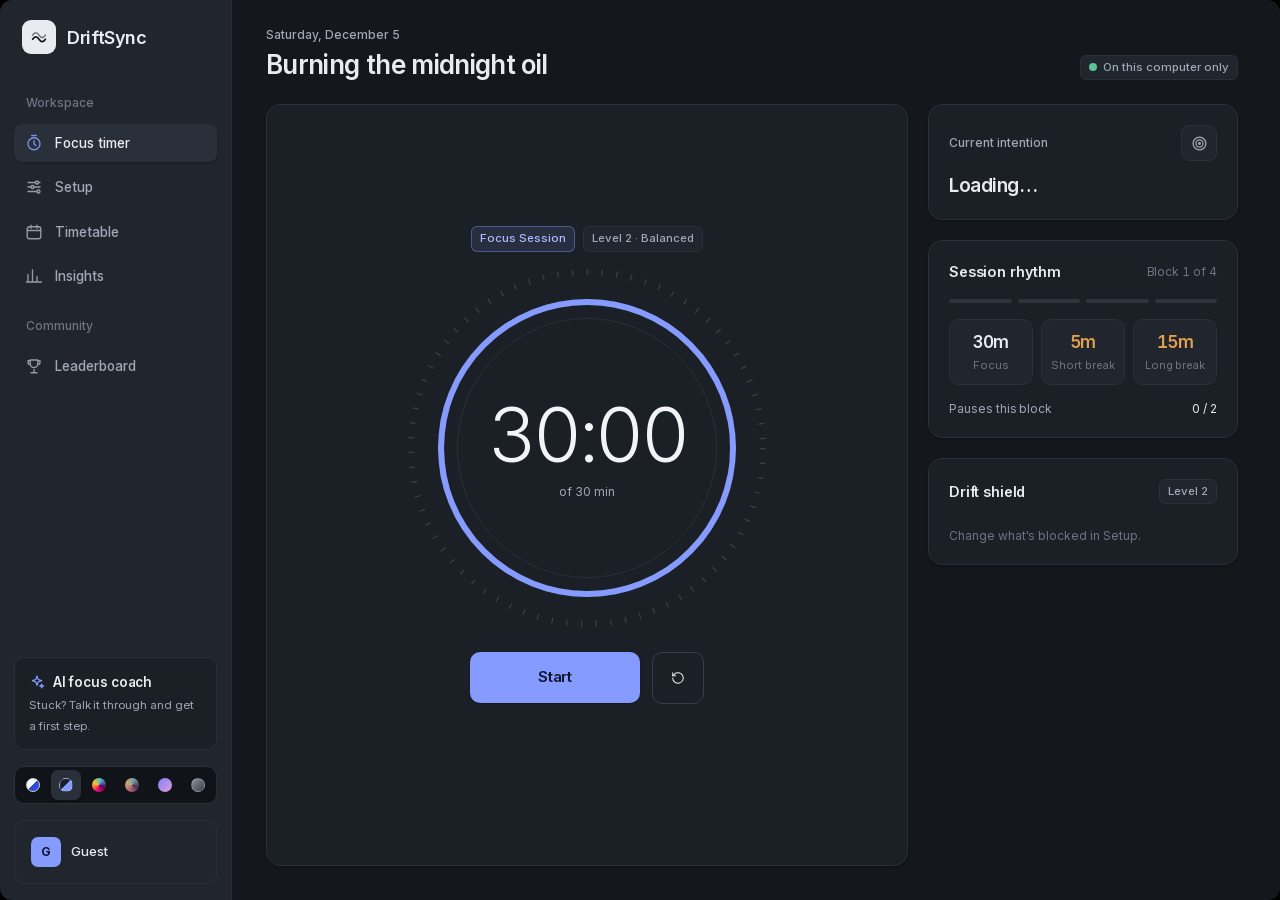
<file: index.html>
<!DOCTYPE html>
<html lang="en">
<head>
    <meta charset="UTF-8">
    <meta name="viewport" content="width=device-width, initial-scale=1.0">
    <title>DriftSync - Focus</title>
    <link rel="stylesheet" href="tailwind.css">
    <link rel="stylesheet" href="theme.css">
    <script src="dialog.js"></script>
    <script src="ui.js"></script>
</head>
<body class="ds">
<div class="app-layout">

    <!-- Left navigation (folds into an icon rail while the coach is open) -->
    <nav class="side-nav" aria-label="Main">
        <a href="setup.html" class="wordmark"><span class="brand-mark"><svg viewBox="0 0 24 24" fill="none" stroke="currentColor" stroke-width="2.2" stroke-linecap="round"><path d="M3.5 15c2.6-4.2 5.9-4.2 8.5 0s5.9 4.2 8.5 0"/><path d="M3.5 9.5c2.6-4.2 5.9-4.2 8.5 0s5.9 4.2 8.5 0" opacity=".55"/></svg></span><span class="wordmark-text">DriftSync</span></a>
        <div class="nav-group">Workspace</div>
        <a href="index.html" class="nav-item is-active" aria-current="page">
            <svg viewBox="0 0 24 24" fill="none" stroke="currentColor" stroke-width="1.8" stroke-linecap="round" stroke-linejoin="round"><circle cx="12" cy="13" r="8"/><path d="M12 9v4l2.5 2.5M9 2h6"/></svg>
            <span class="nav-label">Focus timer</span>
        </a>
        <a href="setup.html" class="nav-item">
            <svg viewBox="0 0 24 24" fill="none" stroke="currentColor" stroke-width="1.8" stroke-linecap="round"><path d="M4 6h10M18 6h2M4 12h4M12 12h8M4 18h12"/><circle cx="16" cy="6" r="2"/><circle cx="10" cy="12" r="2"/><circle cx="18" cy="18" r="2"/></svg>
            <span class="nav-label">Setup</span>
        </a>
        <a href="timetable.html" class="nav-item">
            <svg viewBox="0 0 24 24" fill="none" stroke="currentColor" stroke-width="1.8" stroke-linecap="round"><rect x="3" y="5" width="18" height="16" rx="3"/><path d="M3 10h18M8 3v4M16 3v4"/></svg>
            <span class="nav-label">Timetable</span>
        </a>
        <a href="insights.html" id="insightsBtn" class="nav-item">
            <svg viewBox="0 0 24 24" fill="none" stroke="currentColor" stroke-width="1.8" stroke-linecap="round"><path d="M4 20V10M10 20V4M16 20v-7M22 20H2"/></svg>
            <span class="nav-label">Insights</span>
        </a>
        <div class="nav-group">Community</div>
        <a href="leaderboard.html" class="nav-item">
            <svg viewBox="0 0 24 24" fill="none" stroke="currentColor" stroke-width="1.8" stroke-linecap="round" stroke-linejoin="round"><path d="M8 21h8M12 17v4M7 4h10v5a5 5 0 0 1-10 0V4z"/><path d="M17 5h3v2a3 3 0 0 1-3 3M7 5H4v2a3 3 0 0 0 3 3"/></svg>
            <span class="nav-label">Leaderboard</span>
        </a>

        <div class="nav-spacer"></div>
        <button type="button" onclick="openAiModal()" class="nav-promo" title="Talk to your coach">
            <span class="t"><svg width="16" height="16" viewBox="0 0 24 24" fill="none" stroke="currentColor" stroke-width="1.8" stroke-linecap="round" stroke-linejoin="round"><path d="M12 3l1.8 5.2L19 10l-5.2 1.8L12 17l-1.8-5.2L5 10l5.2-1.8z"/><path d="M19 15l.8 2.2L22 18l-2.2.8L19 21l-.8-2.2L16 18l2.2-.8z"/></svg><span class="nav-label">AI focus coach</span></span>
            <span class="s">Stuck? Talk it through and get a first step.</span>
        </button>
        <div class="theme-switch" role="group" aria-label="Theme">
            <button type="button" data-theme-set="studio" title="Studio theme"><span class="sw studio"></span><span class="sw-label">Studio</span></button>
            <button type="button" data-theme-set="studio-night" title="Studio Night theme"><span class="sw studio-night"></span><span class="sw-label">Night</span></button>
            <button type="button" data-theme-set="bloom" title="Bloom theme"><span class="sw bloom"></span><span class="sw-label">Bloom</span></button>
            <button type="button" data-theme-set="matte" title="Matte theme"><span class="sw matte"></span><span class="sw-label">Matte</span></button>

            <button type="button" data-theme-set="nocturne" title="Nocturne theme"><span class="sw noct"></span><span class="sw-label">Nocturne</span></button>
            <button type="button" data-theme-set="graphite" title="Graphite theme"><span class="sw graph"></span><span class="sw-label">Graphite</span></button>
        </div>
        <div class="nav-user">
            <span id="userBadge" class="user-chip"><span class="avatar">G</span><span>Guest</span></span>
        </div>
    </nav>

    <!-- AI Coach sidebar (opens beside the rail, pushes the page content) -->
    <aside id="aiModal" class="coach-sidebar hidden" aria-label="AI Coach">
        <div class="cs-titlebar">
            <button class="cs-title" type="button" tabindex="-1">AI Coach
                <svg width="12" height="12" viewBox="0 0 24 24" fill="none" stroke="currentColor" stroke-width="2" stroke-linecap="round" stroke-linejoin="round"><path d="M6 9l6 6 6-6"/></svg>
            </button>
            <button onclick="closeAiModal()" class="cs-close" title="Close (Esc)" aria-label="Close coach">
                <svg width="18" height="18" viewBox="0 0 24 24" fill="none" stroke="currentColor" stroke-width="2" stroke-linecap="round"><path d="M6 6l12 12M18 6L6 18"/></svg>
            </button>
        </div>

        <div class="cs-model">
            <div class="cs-model-row">
                <div class="coach-avatar"><span></span></div>
                <div>
                    <div class="cs-model-name">Your focus coach</div>
                    <div class="cs-model-sub">Tell me what's getting in the way. No judgement.</div>
                </div>
            </div>
        </div>

        <div id="chatMessages" class="cs-messages space-y-4">
            <div class="cs-greeting fade-up">Hey, I'm here.</div>
            <div class="flex gap-3 items-end fade-up">
                <div class="coach-avatar"><span></span></div>
                <div class="bubble bubble-ai">
                    Hey, I'm here. What's getting in the way of studying today? Procrastination, stress, your phone, anything goes.
                </div>
            </div>
        </div>

        <div class="cs-input-wrap">
            <div class="cs-input-box">
                <input id="chatInput" type="text" placeholder="Describe what's stopping you…" autocomplete="off"
                       onkeydown="if(event.key === 'Enter') sendChatMessage()">
                <button onclick="sendChatMessage()" class="cs-send" title="Send" aria-label="Send">
                    <svg width="16" height="16" viewBox="0 0 24 24" fill="none" stroke="currentColor" stroke-width="2.2" stroke-linecap="round" stroke-linejoin="round"><path d="M12 19V5M5 12l7-7 7 7"/></svg>
                </button>
            </div>
            <p class="cs-note">A study coach, not a therapist. If you're struggling, reach out to someone you trust.</p>
        </div>
    </aside>

    <div class="app-main">
    <div class="page">

    <!-- Header -->
    <header class="page-head">
        <div>
            <div id="todayText" class="eyebrow">Today</div>
            <h1 class="page-title"><span id="greetText">Welcome back</span><span id="greetName"></span></h1>
        </div>
        <div class="flex items-center gap-2">
            <span class="tag tag-quiet"><span class="pulse-dot"></span>On this computer only</span>
        </div>
    </header>

    <!-- Desk check: red "away" timer, pinned top right while you're away -->
    <div id="deskAlarm" class="hidden desk-away">
        <div class="desk-away-label">Away from desk</div>
        <div id="deskAlarmTime" class="desk-away-time tnum">00:00</div>
        <div id="deskAwayNote" class="desk-away-note">Come back. The alarm stops when the camera sees you.</div>
    </div>

    <main class="focus-grid flex-1 stagger">

        <!-- Timer -->
        <section class="timer-card">
            <div class="flex flex-wrap items-center justify-center gap-2 mb-4">
                <span id="sessionLabel" class="tag">Focus Session</span>
                <span id="modeBadge" class="tag tag-quiet">Level 2 · Balanced</span>
                <span id="demoBadge" class="tag tag-sand hidden" title="DEMO_MODE=1 in .env: short timers for live demos">Demo mode</span>
                <span id="deskBadge" class="tag tag-quiet hidden" title="Desk check: the webcam looks for you once a second, on this computer only. Nothing is saved.">Desk check on</span>
            </div>

            <div class="timer-stage my-5">
                <div id="timerWrap" class="timer-wrap">
                    <div class="timer-orbit"></div>
                    <div class="timer-ticks">
                        <svg width="364" height="364" viewBox="0 0 364 364">
                            <circle cx="182" cy="182" r="176" fill="none" style="stroke: rgba(var(--line-rgb), 0.16)" stroke-width="6" stroke-dasharray="1.2 13.6"/>
                        </svg>
                    </div>
                    <svg width="320" height="320" viewBox="0 0 320 320">
                        <defs>
                            <linearGradient id="ringGrad" x1="0" y1="0" x2="1" y2="1">
                                <stop offset="0%" stop-color="#7684FF"/>
                                <stop offset="55%" stop-color="#A58BFF"/>
                                <stop offset="100%" stop-color="#E79BD3"/>
                            </linearGradient>
                            <linearGradient id="ringGradBreak" x1="0" y1="0" x2="1" y2="1">
                                <stop offset="0%" stop-color="#F6C48E"/>
                                <stop offset="100%" stop-color="#F3A3A0"/>
                            </linearGradient>
                        </defs>
                        <circle cx="160" cy="160" r="146" stroke-width="10" fill="none" class="timer-track"/>
                        <circle id="timerProgressRing" cx="160" cy="160" r="146" stroke-width="10" fill="none"
                                stroke-dasharray="917.3" stroke-dashoffset="0" stroke-linecap="round" class="timer-ring"/>
                    </svg>
                    <div class="timer-disc"></div>
                    <div class="timer-face">
                        <div id="timerClock" class="timer-clock tnum">30:00</div>
                        <div id="timerSub" class="text-xs muted mt-3 tnum">of 30 min</div>
                    </div>
                </div>
            </div>

            <div class="flex items-center gap-3 mt-6">
                <button id="toggleBtn" onclick="toggleTimer()" class="btn btn-lg btn-primary min-w-[170px]">Start</button>
                <button id="resetBtn" onclick="resetTimer()" title="Reset (logged if it ran 1+ min)" class="btn btn-icon btn-secondary">
                    <svg width="18" height="18" viewBox="0 0 24 24" fill="none" stroke="currentColor" stroke-width="1.8" stroke-linecap="round"><path d="M3 12a9 9 0 1 0 3-6.7L3 8"/><path d="M3 3v5h5"/></svg>
                </button>
            </div>

            <p id="statusLine" class="text-sm muted min-h-[20px] mt-5 text-center max-w-md"></p>
        </section>

        <!-- Side widgets -->
        <aside class="flex flex-col gap-5">
            <div class="card p-5" data-tilt>
                <div class="card-head mb-3">
                    <span class="eyebrow">Current intention</span>
                    <span class="icon-tile"><svg viewBox="0 0 24 24" fill="none" stroke="currentColor" stroke-width="1.8" stroke-linecap="round"><circle cx="12" cy="12" r="9"/><circle cx="12" cy="12" r="5"/><circle cx="12" cy="12" r="1.2" fill="currentColor"/></svg></span>
                </div>
                <div id="activeGoalText" class="serif text-[19px] leading-snug">Loading…</div>
            </div>

            <div class="card p-5" data-tilt>
                <div class="card-head mb-4">
                    <span class="card-title">Session rhythm</span>
                    <span id="cycleText" class="text-xs faint tnum">Block 1 of 4</span>
                </div>
                <div id="cycleDots" class="flex gap-1.5 mb-4">
                    <i class="cycle-dot"></i><i class="cycle-dot"></i><i class="cycle-dot"></i><i class="cycle-dot"></i>
                </div>
                <div class="grid grid-cols-3 gap-2 text-center">
                    <div class="card-soft py-2.5"><div id="planFocus" class="serif text-[17px] tnum">30m</div><div class="text-[11px] faint mt-0.5">Focus</div></div>
                    <div class="card-soft py-2.5"><div id="planShort" class="serif text-[17px] tnum text-sand">5m</div><div class="text-[11px] faint mt-0.5">Short break</div></div>
                    <div class="card-soft py-2.5"><div id="planLong" class="serif text-[17px] tnum text-sand">15m</div><div class="text-[11px] faint mt-0.5">Long break</div></div>
                </div>
                <div class="flex items-center justify-between text-xs mt-4">
                    <span class="muted">Pauses this block</span>
                    <span id="planPauses" class="tnum">0 / 2</span>
                </div>
            </div>

            <div class="card p-5" data-tilt>
                <div class="card-head mb-3">
                    <span class="card-title">Drift shield</span>
                    <span id="shieldLevel" class="tag tag-quiet">Level 2</span>
                </div>
                <div id="shieldList" class="flex flex-wrap gap-1.5"></div>
                <p id="shieldNote" class="text-xs faint mt-3">Change what's blocked in Setup.</p>
            </div>
        </aside>
    </main>

    <!-- Desk check: small live camera preview (frames stay on this computer) -->
    <div id="deskCam" class="hidden" style="position:fixed; right:20px; bottom:20px; width:200px; z-index:30;">
        <div class="card p-2">
            <img id="deskCamImg" alt="Camera preview" class="rounded-xl w-full" style="aspect-ratio:4/3; object-fit:cover; background:#000;">
            <div class="flex items-center justify-between mt-1.5 px-1">
                <span id="deskCamText" class="text-[11px] muted">Starting camera…</span>
                <button type="button" onclick="hideDeskCam()" class="text-[11px] faint" title="Hide the preview (the desk check keeps running)">Hide</button>
            </div>
        </div>
    </div>

    </div><!-- /page -->
    </div><!-- /app-main -->
</div><!-- /app-layout -->

    <script>
        const api = () => window.pywebview.api;

        const SESSION_LABELS = { FOCUS: "Focus Session", SHORT_BREAK: "Short Break", LONG_BREAK: "Long Break" };
        const MAX_PAUSE_SEC = 300;   // a focus pause ends by itself after 5 minutes
        const PAUSE_LIMITS = { "1": Infinity, "2": 2, "3": 0 };   // pauses allowed per focus block, by strictness
        const LONG_BREAK_EVERY = 4;                                // every 4th break is a long one
        const RING_CIRCUMFERENCE = 917.3;                          // 2 * PI * 146

        // Shown to people; config.mode keeps the stored names (Corporate/College/School) for history and tests
        const LEVEL_TITLES = { "1": "Gentle", "2": "Balanced", "3": "Strict" };
        let config = { goal: "", duration: 30, shortBreak: 5, longBreak: 15, mode: "College", strictness: "2" };
        let sessionType = "FOCUS";
        let plannedSec = 30 * 60;
        let remainingSec = plannedSec;
        let endAt = 0;               // wall-clock ms when the running segment ends (immune to timer throttling)
        let isRunning = false;
        let timerInterval = null;
        let segmentStart = 0;        // ms when the current running segment started
        let elapsedSec = 0;          // active (unpaused) seconds in this session
        let sessionStartMs = 0;      // when this session was first started, sent to the log
        let pausesUsed = 0;
        let pauseTimeout = null;     // auto-resumes a focus block after MAX_PAUSE_SEC
        let pausedByDesk = false;    // the desk check paused the timer because you left; it resumes when you're back
        let lastDeskState = "off";
        let focusCount = 0;
        let chatHistory = [];
        let aiGoals = [];
        let initialised = false;

        // ---------- setup ----------
        async function initSession() {
            if (initialised) return;
            let strict = null;
            try {
                // A Level 3 block keeps running in Python through a reload, a page change or a relaunch
                strict = await api().get_strict_block();
                // Otherwise no timer is running right now. Make sure Python agrees,
                // so a reload or a missed unload can't leave blocking switched on with no visible timer.
                if (!strict || !strict.active) await api().set_timer_state(false, "FOCUS");
            } catch (e) { return; }   // bridge not ready yet, pywebviewready will call again
            initialised = true;

            try {
                const cfg = await api().get_session_config();
                if (cfg) config = Object.assign(config, cfg);
                const user = await api().get_current_user();
                if (user && user.username) setUser(user.username);
            } catch (e) {}

            document.getElementById('activeGoalText').innerText = config.goal || "No intention set yet";
            document.getElementById('modeBadge').innerText = `Level ${config.strictness} · ${LEVEL_TITLES[config.strictness] || ''}`;
            document.getElementById('demoBadge').classList.toggle('hidden', !config.demoMode);
            document.getElementById('deskBadge').classList.toggle('hidden', !config.deskCheck);
            if (config.deskCheck) {
                setInterval(checkDesk, 1000);
                setInterval(updateDeskCam, 1000 / 15);   // 15 frames a second
            }
            renderSidePanels();
            if (strict && strict.active) return resumeStrictBlock(strict);
            loadSession("FOCUS");
        }

        // Level 3: the page was reloaded or DriftSync was reopened during a block. Pick it up where Python has it.
        async function resumeStrictBlock(s) {
            loadSession("FOCUS");
            plannedSec = s.planned || plannedSec;
            remainingSec = Math.max(1, s.remaining);
            elapsedSec = Math.max(0, plannedSec - remainingSec);
            sessionStartMs = s.startedMs || Date.now();
            document.getElementById('timerSub').innerText = `of ${lengthLabel(plannedSec / 60)}`;
            await startTimer();
            setStatus("Level 3: your focus block is still running. It ends when the timer does.");
        }

        function setUser(name) {
            document.getElementById('userBadge').innerHTML =
                `<span class="avatar">${escapeHtml(name.charAt(0))}</span><span>${escapeHtml(name)}</span>`;
            document.getElementById('greetName').innerText = `, ${name}`;
        }

        // ---------- side widgets (display only) ----------
        function renderGreeting() {
            const now = new Date();
            const h = now.getHours();
            document.getElementById('greetText').innerText = h < 5 ? "Burning the midnight oil" : h < 12 ? "Good morning" : h < 17 ? "Good afternoon" : "Good evening";
            document.getElementById('todayText').innerText = now.toLocaleDateString(undefined, { weekday: 'long', month: 'long', day: 'numeric' });
        }
        renderGreeting();

        function shortLen(mins) {
            mins = parseFloat(mins) || 0;
            return mins < 1 ? `${Math.round(mins * 60)}s` : `${+mins.toFixed(1)}m`;
        }

        function renderSidePanels() {
            try {
                document.getElementById('planFocus').innerText = shortLen(minutesFor("FOCUS"));
                document.getElementById('planShort').innerText = shortLen(minutesFor("SHORT_BREAK"));
                document.getElementById('planLong').innerText = shortLen(minutesFor("LONG_BREAK"));

                const inCycle = focusCount % LONG_BREAK_EVERY;   // focus blocks finished since the last long break
                document.querySelectorAll('#cycleDots .cycle-dot').forEach((d, i) => {
                    d.classList.toggle('is-done', i < inCycle);
                    d.classList.toggle('is-now', i === inCycle && sessionType === "FOCUS");
                });
                document.getElementById('cycleText').innerText = sessionType === "FOCUS"
                    ? `Block ${inCycle + 1} of ${LONG_BREAK_EVERY}` : SESSION_LABELS[sessionType];

                const limit = PAUSE_LIMITS[String(config.strictness).replace('-', '')] ?? 2;
                document.getElementById('planPauses').innerText = limit === Infinity ? `${pausesUsed} · unlimited`
                    : limit === 0 ? "None at Level 3" : `${pausesUsed} / ${limit}`;

                const level = String(config.strictness).replace('-', '');
                document.getElementById('shieldLevel').innerText = `Level ${level} · ${LEVEL_TITLES[level] || ''}`;
                const list = config.blocklist || [];
                document.getElementById('shieldList').innerHTML = list.length
                    ? list.slice(0, 8).map(a => `<span class="tag tag-quiet">${escapeHtml(a)}</span>`).join('')
                      + (list.length > 8 ? `<span class="tag tag-quiet">+${list.length - 8}</span>` : '')
                    : `<span class="text-sm muted">Nothing on your drift list yet.</span>`;
                document.getElementById('shieldNote').innerText = level === "1" ? "Level 1 reminds you with a notification. Nothing is locked."
                    : level === "3" ? "Level 3 locks these until the block ends."
                    : "Opening one of these asks you to type your intention.";
                document.getElementById('timerWrap').classList.toggle('is-break-mode', sessionType !== "FOCUS");
            } catch (e) {}
        }

        // minutes; may be a fraction in demo mode (0.5 = 30 seconds)
        function minutesFor(type) {
            if (type === "SHORT_BREAK") return parseFloat(config.shortBreak) || 5;
            if (type === "LONG_BREAK") return parseFloat(config.longBreak) || 15;
            return parseFloat(config.duration) || 30;
        }

        function lengthLabel(mins) {
            return mins < 1 ? `${Math.round(mins * 60)} sec` : `${+mins.toFixed(1)} min`;
        }

        function loadSession(type) {
            clearInterval(timerInterval);
            clearTimeout(pauseTimeout);
            sessionType = type;
            plannedSec = Math.round(minutesFor(type) * 60);
            remainingSec = plannedSec;
            endAt = 0;
            isRunning = false;
            elapsedSec = 0;
            sessionStartMs = 0;
            pausesUsed = 0;
            pausedByDesk = false;
            tooDarkShown = false;
            try { api().clear_progress(); } catch (e) {}   // nothing in progress: quitting needs no warning

            const isBreak = type !== "FOCUS";
            const label = document.getElementById('sessionLabel');
            label.innerText = SESSION_LABELS[type];
            label.className = isBreak ? "tag tag-sand" : "tag";
            document.getElementById('timerProgressRing').classList.toggle('is-break', isBreak);
            document.getElementById('timerSub').innerText = `of ${lengthLabel(minutesFor(type))}`;
            setRunningVisual(false);
            setButton(isBreak ? "Start break" : "Start", "start");
            updateDisplay();
            updateLock();
            renderSidePanels();
        }

        // ---------- display ----------
        let lastRingOffset = null;
        function updateDisplay() {
            if (isRunning && endAt > 0) {
                remainingSec = Math.max(0, Math.ceil((endAt - Date.now()) / 1000));
            }
            const mins = Math.floor(remainingSec / 60).toString().padStart(2, '0');
            const secs = (remainingSec % 60).toString().padStart(2, '0');
            // the timer ticks 4 times a second: only touch the page when the second actually changes
            const text = `${mins}:${secs}`;
            const clock = document.getElementById('timerClock');
            if (clock.innerText !== text) clock.innerText = text;

            const ratio = plannedSec > 0 ? remainingSec / plannedSec : 0;
            const offset = RING_CIRCUMFERENCE - ratio * RING_CIRCUMFERENCE;
            if (offset !== lastRingOffset) {
                lastRingOffset = offset;
                document.getElementById('timerProgressRing').style.strokeDashoffset = offset;
            }
        }

        function setButton(text, style) {
            const btn = document.getElementById('toggleBtn');
            btn.innerText = text;
            let variant = "btn-primary";
            if (style === "pause") variant = "btn-pause";
            else if (sessionType !== "FOCUS") variant = "btn-sand";
            btn.className = `btn btn-lg ${variant} min-w-[170px]`;
            // Level 3 has no pauses: the button says so instead of offering one
            const locked = style === "pause" && isLocked();
            btn.disabled = locked;
            if (locked) { btn.innerText = "Locked"; btn.title = "Level 3: no pauses. The block ends when the timer does."; }
            else btn.title = "";
        }

        function setRunningVisual(on) {
            document.getElementById('timerWrap').classList.toggle('is-running', on);
        }

        function setStatus(text) {
            document.getElementById('statusLine').innerText = text || "";
        }

        // Level 3 (School): once a focus block has started it can't be stopped early or left
        function isLocked() {
            return String(config.strictness).replace('-', '') === "3" && sessionType === "FOCUS" && sessionStartMs > 0;
        }

        function updateLock() {
            const locked = isLocked();
            const btn = document.getElementById('resetBtn');
            btn.disabled = locked;
            btn.title = locked ? "Level 3: no early stop. The block ends when the timer does." : "Reset (logged if it ran 1+ min)";
        }

        // Setup / Timetable / Insights would take you off the timer, so Level 3 keeps you here
        document.addEventListener('click', e => {
            const link = e.target.closest('a[href], #insightsBtn');
            if (link && isLocked()) {
                e.preventDefault();
                e.stopImmediatePropagation();   // also stops the Insights button's own onclick
                setStatus("Level 3: stay on the timer until this focus block ends.");
            }
        }, true);

        function reportProgress() {
            if (!sessionStartMs) return;
            try { api().note_progress(sessionType, plannedSec, activeSeconds(), sessionStartMs); } catch (e) {}
        }

        function activeSeconds() {
            return elapsedSec + (isRunning ? Math.floor((Date.now() - segmentStart) / 1000) : 0);
        }

        // ---------- controls ----------
        async function toggleTimer() {
            if (isRunning) return pauseTimer();
            if (!sessionStartMs && sessionType === "FOCUS" && !(await startWarnings())) return;
            return startTimer();
        }

        // Warnings before a new focus block: Level 3 is strict, and another app may be using the camera
        async function startWarnings() {
            if (String(config.strictness).replace('-', '') === "3") {
                const go = await askUser({
                    title: "Level 3: strict mode",
                    points: ["No pauses and no early stop until this focus block ends.",
                             "Setup, Timetable and Insights stay locked until the timer finishes.",
                             "Closing DriftSync doesn't end the block: it stays open, and after a force quit the block carries on.",
                             "You get one 1-minute break, unlocked by typing your intention exactly."],
                    ok: "Start", cancel: "Not now", danger: true,
                });
                if (!go) return false;
            }
            // Level 1 reminders are notifications: if Windows has them switched off, offer to switch them on here
            if (String(config.strictness).replace('-', '') === "1" && (config.frictionStyle || "banner") === "banner"
                    && window.dsPermissions) {
                await dsPermissions.ensureNotifications();   // "Use sound only" is fine too: reminders then chime
            }
            if (config.deskCheck && window.dsPermissions) {
                const p = await dsPermissions.info(true);
                let askedBefore = false;
                try { askedBefore = sessionStorage.getItem("deskCamAsked") === "1"; } catch (e) {}
                if (p.os === "windows" && p.cameraPrivacy && p.cameraPrivacy !== "ok" && !askedBefore) {
                    // the camera was switched off in Windows since Setup: ask once per run, not on every Start
                    try { sessionStorage.setItem("deskCamAsked", "1"); } catch (e) {}
                    if (!(await dsPermissions.ensureCamera(t => setStatus(t)))) {
                        const go = await askUser({ title: "Camera is off: start without the desk check?",
                                                   points: ["DriftSync can't see whether you're at your desk without the camera.",
                                                            "Level 1 (Gentle) needs no camera. You can pick it in Setup."],
                                                   ok: "Start anyway", cancel: "Choose Level 1 in Setup" });
                        if (!go) { (window.dsGo || (u => { window.location.href = u; }))('setup.html'); return false; }
                    }
                }
            }
            if (config.deskCheck) {
                let apps = [];
                try { apps = await api().get_camera_conflicts(); } catch (e) {}
                if (apps && apps.length) {
                    const go = await askUser({
                        title: `${apps.join(", ")} may be using your camera`,
                        points: ["The desk check needs the camera to see you. Close the app or end its call first.",
                                 "If the camera can't see you, the alarm may go off while you're sitting here."],
                        ok: "Start anyway", cancel: "Not now",
                    });
                    if (!go) return false;
                }
            }
            return true;
        }

        async function startTimer() {
            let ok = true;
            // third argument: resuming after a pause, so Python keeps this block's YouTube browsing allowance
            try { ok = await api().set_timer_state(true, sessionType, sessionStartMs > 0); } catch (e) {}
            if (ok === false) {
                const p = window.dsPermissions ? await dsPermissions.info() : {};
                setStatus(p.os === "mac" ? "Allow Accessibility access for DriftSync, then press Start again."
                                         : "The timer couldn't start. Press Start again.");
                return;
            }
            if (window.dsPermissions) {   // Accessibility refused: the timer works, app blocking doesn't
                const pi = await dsPermissions.info(true);
                if (pi.blockingAvailable === false) setStatus("Timer running. App blocking is off because Accessibility isn't allowed. You can allow it any time and press Start again.");
            }
            const fresh = !sessionStartMs;
            if (!sessionStartMs) sessionStartMs = Date.now();
            pausedByDesk = false;
            updateLock();
            isRunning = true;
            segmentStart = Date.now();
            endAt = Date.now() + remainingSec * 1000;
            setButton("Pause", "pause");
            setRunningVisual(true);
            clearTimeout(pauseTimeout);
            const shieldOn = (config.blocklist || []).length > 0;
            const level = String(config.strictness).replace('-', '');
            setStatus(sessionType !== "FOCUS" ? "Break time. Blocking is off, rest your eyes."
                : !shieldOn ? "Your blocklist is empty, so nothing is being blocked. Add apps in Setup."
                : level === "1" ? (config.frictionStyle === "chime"
                    ? "Sound reminders are on. Nothing is locked, but drifts are logged."
                    : "Notification reminders are on. Nothing is locked, but drifts are logged.")
                : level === "3" ? "Strict mode: no pauses and no early stop until the timer ends."
                : "Distraction shield is on. You've got this.");

            if (fresh) reportProgress();   // so quitting now asks first
            clearInterval(timerInterval);
            let ticks = 0;
            timerInterval = setInterval(() => {
                updateDisplay();
                if (++ticks % 60 === 0) reportProgress();   // every ~15s, so a closed window can still be logged
                if (Date.now() >= endAt) completeSession();
            }, 250);
        }

        async function pauseTimer() {
            if (sessionType === "FOCUS") {
                const limit = PAUSE_LIMITS[String(config.strictness)] ?? 2;
                if (pausesUsed >= limit) {
                    setStatus(limit === 0
                        ? "Level 3 has no pauses. Stay with it; the block ends when the timer does."
                        : `Pause limit reached (${limit}). Use reset to stop early.`);
                    return;
                }
                pausesUsed++;
                renderSidePanels();
            }
            clearInterval(timerInterval);
            elapsedSec = activeSeconds();
            isRunning = false;
            updateDisplay();
            setRunningVisual(false);
            try { await api().set_timer_state(false, sessionType, true); } catch (e) {}
            reportProgress();
            setButton("Resume", "start");
            if (sessionType === "FOCUS") {
                // a pause can't outlast the limit, otherwise two long pauses bypass the shield
                clearTimeout(pauseTimeout);
                pauseTimeout = setTimeout(() => { if (!isRunning && sessionStartMs) startTimer(); }, MAX_PAUSE_SEC * 1000);
            }
            if (sessionType === "FOCUS") {
                const limit = PAUSE_LIMITS[String(config.strictness)] ?? 2;
                setStatus(limit === Infinity ? "Paused." : `Paused (${pausesUsed}/${limit} pauses used).`);
            } else {
                setStatus("Break paused.");
            }
        }

        // ---------- desk check (webcam) ----------
        const DESK_BADGES = {
            off: ["Desk check on", "tag tag-quiet"],
            present: ["At desk ✓", "tag"],
            warning: ["Are you there?", "tag tag-sand"],
            away: ["Away from desk", "tag tag-coral"],
            unavailable: ["Camera off", "tag tag-quiet"],
        };

        let tooDarkShown = false;
        let awaySinceMs = 0;   // when you were last seen, for the red away timer
        function tickAwayTimer() {
            if (!awaySinceMs) return;
            const sec = Math.max(0, Math.floor((Date.now() - awaySinceMs) / 1000));
            document.getElementById('deskAlarmTime').innerText =
                `${String(Math.floor(sec / 60)).padStart(2, '0')}:${String(sec % 60).padStart(2, '0')}`;
        }
        setInterval(tickAwayTimer, 250);

        let deskBusy = false;   // a check can await a pause/resume; don't let the next one overlap it
        async function checkDesk() {
            if (deskBusy) return;
            deskBusy = true;
            try { await deskStep(); } finally { deskBusy = false; }
        }

        async function deskStep() {
            let s;
            try { s = await api().get_desk_status(true); } catch (e) { return; }
            if (!s || !s.enabled) return;
            const badge = document.getElementById('deskBadge');
            let [text, cls] = DESK_BADGES[s.state] || DESK_BADGES.off;
            if (s.state === "present" && s.seenBy === "body") text = "At desk ✓ (head down)";
            badge.innerText = text;
            badge.className = cls;
            badge.title = s.error || "Desk check: the webcam looks for you once a second, on this computer only. Nothing is saved.";

            const was = lastDeskState;
            lastDeskState = s.state;
            const awayNow = s.state === "warning" || s.state === "away";   // counts from the moment you leave
            if (awayNow && !awaySinceMs) awaySinceMs = Date.now() - (s.awayFor || 0) * 1000;
            if (!awayNow) awaySinceMs = 0;
            document.getElementById('deskAlarm').classList.toggle('hidden', !awayNow);
            document.getElementById('deskAwayNote').innerText = s.state === "warning"
                ? `Out of view. The alarm starts in ${s.pauseIn ?? 0}s.`
                : "Come back. The alarm stops when the camera sees you.";
            tickAwayTimer();
            if (sessionType !== "FOCUS") return;

            if (s.endRequested) return deskEndBlock();
            if (isRunning && s.tooDark && !tooDarkShown) {
                tooDarkShown = true;
                setStatus("It's too dark for the camera to see you. Turn on a light, or the alarm may go off.");
            }
            if (pausedByDesk && !isRunning) {
                if (s.state === "present") {
                    document.getElementById('deskAlarm').classList.add('hidden');
                    awaySinceMs = 0;
                    pausedByDesk = false;   // if the start fails (e.g. a permission popup), don't retry every second
                    await startTimer();
                    if (!isRunning) {   // couldn't resume: release the desk hold so the camera turns off
                        try { await api().set_timer_state(false, sessionType); } catch (e) {}
                    }
                    setStatus("Welcome back. The timer picked up where it stopped.");
                }
                return;
            }
            if (!isRunning) return;
            if (s.hold) return deskPause();
            if (s.state === "warning") {
                setStatus(s.keepsRunning ? `Are you still there? This counts as a drift in ${s.pauseIn}s.`
                                         : `Are you still there? The timer pauses in ${s.pauseIn}s.`);
            } else if (s.state === "away" && s.keepsRunning) {
                setStatus("You left your desk. Level 3 keeps the timer running, and this counts as a drift.");
            } else if (s.state === "present" && (was === "warning" || was === "away")) {
                setStatus("Welcome back.");
            } else if (s.state === "unavailable" && was !== "unavailable") {
                setStatus(s.error || "Camera not available, so the desk check is off for now.");
            }
        }

        // Live preview while the camera is on (focus block running, or paused because you left)
        let deskCamHidden = false;
        let deskCamBusy = false;
        function hideDeskCam() {
            deskCamHidden = true;
            document.getElementById('deskCam').classList.add('hidden');
        }

        async function updateDeskCam() {
            const box = document.getElementById('deskCam');
            const cameraOn = sessionType === "FOCUS" && (isRunning || pausedByDesk);
            if (deskCamHidden || !cameraOn) { box.classList.add('hidden'); return; }
            if (deskCamBusy) return;
            deskCamBusy = true;
            let r = null;
            try { r = await api().get_desk_preview(true); } catch (e) {}   // live preview at 15 fps
            deskCamBusy = false;
            if (!r) return;
            box.classList.remove('hidden');
            const text = document.getElementById('deskCamText');
            if (r.image) document.getElementById('deskCamImg').src = r.image;
            text.innerText = r.error ? "Camera off" : !r.image ? "Starting camera…" : r.faces > 0 ? "You ✓ (not saved)" : "No face seen";
        }

        // "End this focus block" on the red screen: works at every level (even Level 3), logged as Stopped Early
        async function deskEndBlock() {
            clearInterval(timerInterval);
            clearTimeout(pauseTimeout);
            const done = activeSeconds();
            isRunning = false;
            pausedByDesk = false;
            awaySinceMs = 0;
            document.getElementById('deskAlarm').classList.add('hidden');
            try { await api().set_timer_state(false, sessionType); } catch (e) {}
            if (sessionStartMs && done >= 60) {
                try { await api().log_session(sessionType, plannedSec, done, sessionStartMs); } catch (e) {}
            }
            loadSession("FOCUS");
            setStatus("Focus block ended from the alarm screen.");
        }

        // Like a pause, but it doesn't use up your pauses and has no 5-minute limit: it waits for you
        async function deskPause() {
            clearInterval(timerInterval);
            clearTimeout(pauseTimeout);
            elapsedSec = activeSeconds();
            isRunning = false;
            pausedByDesk = true;
            updateDisplay();
            setRunningVisual(false);
            try { await api().set_timer_state(false, sessionType, true); } catch (e) {}
            reportProgress();
            setButton("Resume", "start");
            setStatus("Paused: you left your desk. The timer resumes when you're back.");
        }

        async function completeSession() {
            clearInterval(timerInterval);
            if (!isRunning) return;
            isRunning = false;
            remainingSec = 0;
            updateDisplay();
            await stopInPython();
            try { await api().log_session(sessionType, plannedSec, plannedSec, sessionStartMs); } catch (e) {}

            if (sessionType === "FOCUS") {
                focusCount++;
                const next = focusCount % LONG_BREAK_EVERY === 0 ? "LONG_BREAK" : "SHORT_BREAK";
                loadSession(next);
                setStatus(`Focus block done. Take your ${lengthLabel(minutesFor(next))} break.`);
            } else {
                loadSession("FOCUS");
                setStatus("Break over. Ready when you are.");
            }
        }

        // End of a session. Level 3: Python only lets a block go once its own clock says the time is up,
        // so if the page got there a moment early it asks again until Python agrees (blocking stays on until then).
        async function stopInPython() {
            for (let i = 0; i < 30; i++) {
                let ok = true;
                try { ok = await api().set_timer_state(false, sessionType); } catch (e) { return; }
                if (ok !== false) return;
                await new Promise(r => setTimeout(r, 1000));
            }
        }

        // Reset: stops the session (logged if it ran at least a minute). During a break it skips to focus.
        async function resetTimer() {
            if (isLocked()) {
                setStatus("Level 3 has no early stop. The block ends when the timer does.");
                return;
            }
            clearInterval(timerInterval);
            clearTimeout(pauseTimeout);
            const done = activeSeconds();
            const wasBreak = sessionType !== "FOCUS";
            isRunning = false;
            try { await api().set_timer_state(false, sessionType); } catch (e) {}
            if (sessionStartMs && done >= 60) {
                try { await api().log_session(sessionType, plannedSec, done, sessionStartMs); } catch (e) {}
                setStatus(wasBreak ? "Break skipped." : "Session stopped early and logged.");
            } else {
                setStatus("");
            }
            loadSession("FOCUS");
        }

        // Leaving the page (Setup, Timetable, reload) ends the session instead of leaving Python blocking
        window.addEventListener('beforeunload', () => {
            if (!sessionStartMs) return;
            if (isLocked()) return;   // Level 3: Python keeps the block running and the timer page picks it up again
            try {
                const done = activeSeconds();
                if (done >= 60) api().log_session(sessionType, plannedSec, done, sessionStartMs);
                api().set_timer_state(false, sessionType);
            } catch (e) {}
        });

        // ---------- AI coach ----------
        function openAiModal() {
            clearTimeout(window.__coachCloseT);
            document.getElementById('aiModal').classList.remove('hidden', 'is-closing');
            document.getElementById('chatInput').focus();
        }

        function closeAiModal() {
            const panel = document.getElementById('aiModal');
            if (panel.classList.contains('hidden') || panel.classList.contains('is-closing')) return;
            panel.classList.add('is-closing');   // slide out, then hide
            window.__coachCloseT = setTimeout(() => panel.classList.add('hidden'), 210);
        }

        document.addEventListener('keydown', e => {
            if (e.key === 'Escape') closeAiModal();
        });

        function coachRow(innerHtml, id) {
            return `
                <div ${id ? `id="${id}"` : ''} class="flex gap-3 items-end fade-up">
                    <div class="coach-avatar"><span></span></div>
                    <div class="bubble bubble-ai">${innerHtml}</div>
                </div>`;
        }

        async function sendChatMessage() {
            const input = document.getElementById('chatInput');
            const message = input.value.trim();
            if (!message) return;

            const chatContainer = document.getElementById('chatMessages');
            chatContainer.insertAdjacentHTML('beforeend', `
                <div class="flex justify-end fade-up"><div class="bubble bubble-user">${escapeHtml(message)}</div></div>
            `);
            input.value = '';

            const typingId = 'typing_' + Date.now();
            chatContainer.insertAdjacentHTML('beforeend', coachRow(`<span class="typing"><span></span><span></span><span></span></span>`, typingId));
            chatContainer.scrollTop = chatContainer.scrollHeight;

            try {
                // send only the earlier turns as history; the current message goes separately
                const res = await api().chat_with_ai(message, chatHistory.slice(-8));
                document.getElementById(typingId)?.remove();
                chatHistory.push({ sender: 'user', text: message });

                if (res && res.success) {
                    chatHistory.push({ sender: 'ai', text: res.reply });

                    // The detected blocker, shown as a small tag above the reply
                    const issueHtml = res.issue
                        ? `<div class="mb-2"><span class="tag ${res.issue === 'Wellbeing' ? 'tag-coral' : ''}">${escapeHtml(res.issue)}</span></div>`
                        : '';

                    // Only offer the timer when the coach actually proposed a concrete first step
                    let actionHtml = '';
                    if (res.goal) {
                        const mins = res.minutes || parseInt(config.duration) || 25;
                        const idx = aiGoals.push({ goal: res.goal, minutes: mins }) - 1;
                        actionHtml = `
                            <div class="mt-3 pt-3" style="border-top:1px solid var(--line)">
                                <div class="text-[12px] muted mb-2.5">Next step · <span class="text-teal">${escapeHtml(res.goal)}</span> · ${mins} min</div>
                                <div class="flex items-center gap-2 flex-wrap">
                                    <button onclick="setAiGoalFromChat(${idx}, true)" class="btn btn-primary btn-sm">Start ${mins}-min timer ▶</button>
                                    <button onclick="setAiGoalFromChat(${idx}, false)" class="btn btn-ghost btn-sm">Just set the goal</button>
                                </div>
                            </div>`;
                    }

                    chatContainer.insertAdjacentHTML('beforeend', coachRow(`${issueHtml}${escapeHtml(res.reply)}${actionHtml}`));
                }
            } catch (e) {
                document.getElementById(typingId)?.remove();
                console.error("Chat Error:", e);
            }
            chatContainer.scrollTop = chatContainer.scrollHeight;
        }

        async function setAiGoalFromChat(idx, startNow) {
            const pick = aiGoals[idx];
            if (!pick) return;
            if (sessionStartMs) {
                alert("Finish or reset the current session before starting a new one.");
                return;
            }
            config.goal = pick.goal;
            const update = { goal: pick.goal };
            if (pick.minutes) { update.duration = pick.minutes; config.duration = pick.minutes; }
            try { await api().save_session_config(update); } catch (e) {}

            document.getElementById('activeGoalText').innerText = config.goal;
            closeAiModal();
            loadSession("FOCUS");
            if (startNow) {
                await startTimer();
            } else {
                setStatus("New intention set by your coach.");
            }
        }

        function escapeHtml(text) {
            return String(text ?? '').replace(/&/g, "&amp;").replace(/</g, "&lt;").replace(/>/g, "&gt;").replace(/"/g, "&quot;").replace(/'/g, "&#039;");
        }

        window.addEventListener('pywebviewready', initSession);
        setTimeout(initSession, 300);
    </script>
</body>
</html>
</file>
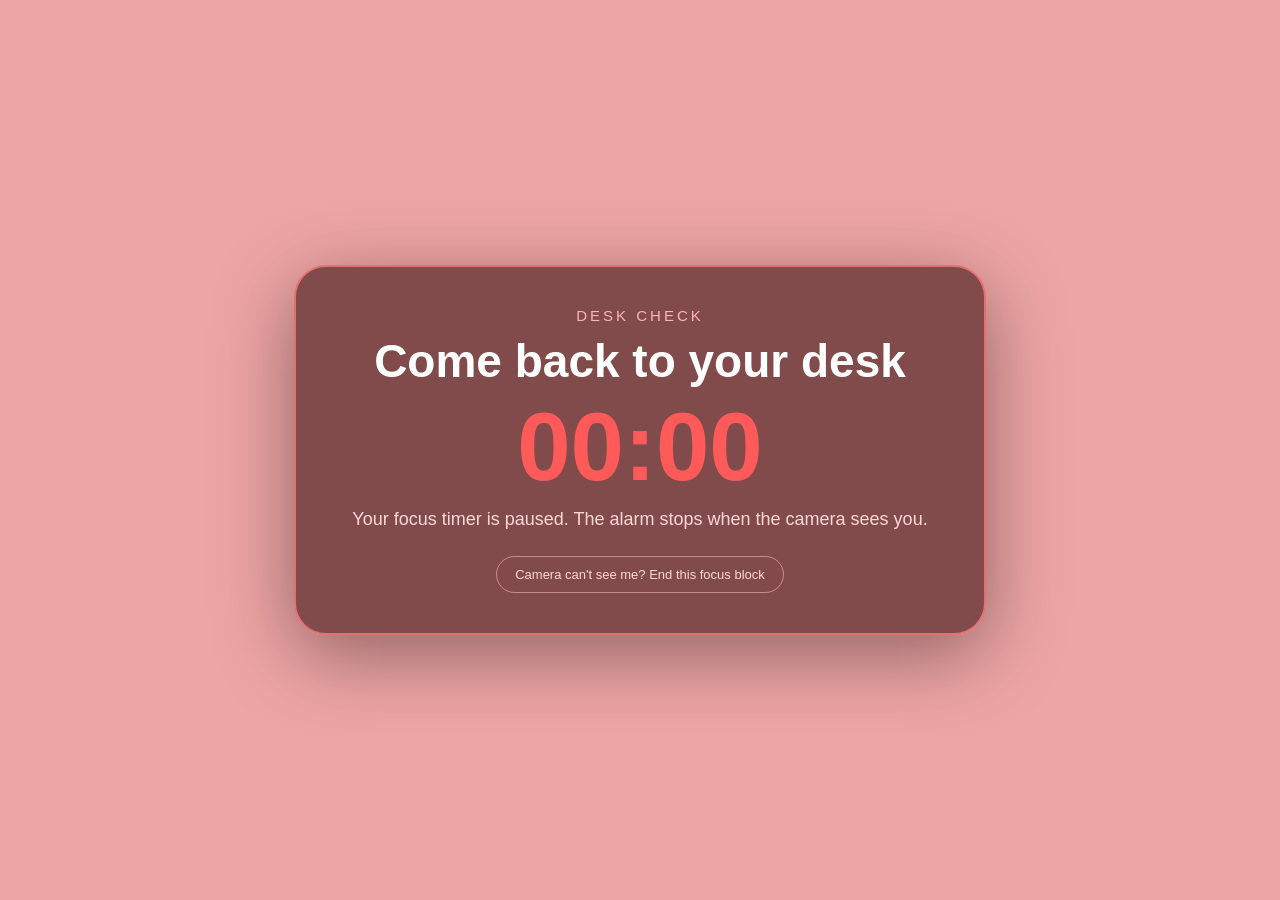
<file: alarm.html>
<!DOCTYPE html>
<html lang="en">
<head>
<meta charset="UTF-8">
<title>DriftSync - Come back</title>
<style>
    /* Full-screen see-through red layer shown while the desk check alarm rings */
    html, body { margin: 0; height: 100%; background: transparent; overflow: hidden; cursor: default;
                 font-family: -apple-system, BlinkMacSystemFont, "Segoe UI", Inter, sans-serif; user-select: none; }
    .tint { position: fixed; inset: 0; background: rgba(210, 20, 20, .38);
            display: flex; align-items: center; justify-content: center;
            animation: flash 1s ease-in-out infinite; }
    @keyframes flash { 0%, 100% { background: rgba(210, 20, 20, .30); } 50% { background: rgba(210, 20, 20, .50); } }
    .box { text-align: center; color: #fff; padding: 40px 56px; border-radius: 32px;
           background: rgba(40, 0, 0, .55); border: 2px solid rgba(255, 120, 120, .8);
           box-shadow: 0 20px 80px rgba(0, 0, 0, .4); }
    .label { font-size: 15px; letter-spacing: .2em; text-transform: uppercase; color: #FFB4B4; }
    .title { font-size: 46px; font-weight: 700; margin: 10px 0 6px; }
    .time { font-size: 96px; font-weight: 700; font-variant-numeric: tabular-nums; color: #FF5A5A; line-height: 1.1; }
    .note { font-size: 18px; color: #FFD6D6; margin-top: 10px; }
    .end { margin-top: 26px; padding: 10px 18px; border-radius: 999px; cursor: pointer; font-size: 13px;
           background: transparent; color: #FFD6D6; border: 1px solid rgba(255, 180, 180, .6); }
    .end:hover { background: rgba(255, 255, 255, .1); }
    /* Windows: the window can't be see-through, so the page paints its own dark red background */
    html.solid, html.solid body { background: #2A0505; }
</style>
</head>
<body>
<script>if (/[?&]solid=1/.test(location.search)) document.documentElement.classList.add('solid');</script>
<div class="tint">
    <div class="box">
        <div class="label">Desk check</div>
        <div class="title">Come back to your desk</div>
        <div id="time" class="time">00:00</div>
        <div class="note">Your focus timer is paused. The alarm stops when the camera sees you.</div>
        <button class="end" onclick="endBlock()">Camera can't see me? End this focus block</button>
    </div>
</div>
<script>
    let awaySinceMs = 0;
    async function poll() {
        try {
            const s = await window.pywebview.api.get_desk_status();
            if (s && s.awayFor && (!awaySinceMs || s.state !== "away")) awaySinceMs = Date.now() - s.awayFor * 1000;
            if (s && s.state === "present") awaySinceMs = 0;
        } catch (e) {}
    }
    async function endBlock() {
        try { await window.pywebview.api.desk_end_block(); } catch (e) {}
    }
    function tick() {
        const sec = awaySinceMs ? Math.max(0, Math.floor((Date.now() - awaySinceMs) / 1000)) : 0;
        document.getElementById('time').innerText =
            `${String(Math.floor(sec / 60)).padStart(2, '0')}:${String(sec % 60).padStart(2, '0')}`;
    }
    setInterval(poll, 1000);
    setInterval(tick, 250);
    window.addEventListener('pywebviewready', poll);
</script>
</body>
</html>
</file>
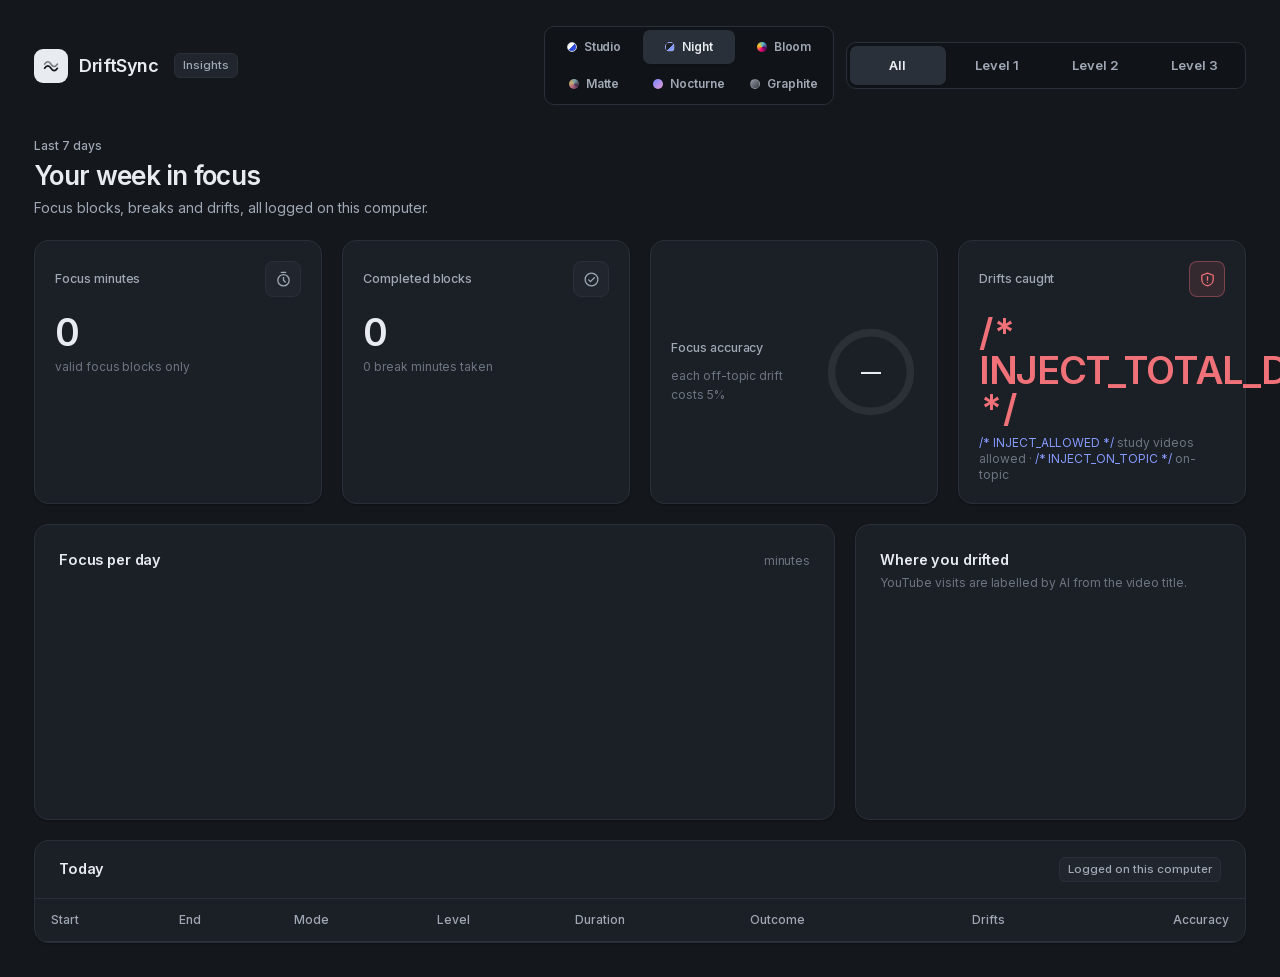
<file: dashboard.html>
<!DOCTYPE html>
<html lang="en" data-theme="/* INJECT_THEME */">
<head>
    <meta charset="UTF-8">
    <meta name="viewport" content="width=device-width, initial-scale=1.0">
    <title>DriftSync - Insights</title>
    <link rel="stylesheet" href="tailwind.css">
    <link rel="stylesheet" href="theme.css">
    <script src="ui.js"></script>
</head>
<body class="ds">
<div class="page" style="max-width:1280px">

    <header class="flex flex-wrap items-center justify-between gap-4 mb-8">
        <div class="wordmark"><span class="brand-mark"><svg viewBox="0 0 24 24" fill="none" stroke="currentColor" stroke-width="2.2" stroke-linecap="round"><path d="M3.5 15c2.6-4.2 5.9-4.2 8.5 0s5.9 4.2 8.5 0"/><path d="M3.5 9.5c2.6-4.2 5.9-4.2 8.5 0s5.9 4.2 8.5 0" opacity=".55"/></svg></span><span class="wordmark-text">DriftSync</span><span class="tag tag-quiet ml-1">Insights</span></div>
        <div class="flex items-center gap-3 flex-wrap">
        <div class="theme-switch" style="margin:0;width:290px" role="group" aria-label="Theme">
            <button type="button" data-theme-set="studio" title="Studio theme"><span class="sw studio"></span><span class="sw-label">Studio</span></button>
            <button type="button" data-theme-set="studio-night" title="Studio Night theme"><span class="sw studio-night"></span><span class="sw-label">Night</span></button>
            <button type="button" data-theme-set="bloom" title="Bloom theme"><span class="sw bloom"></span><span class="sw-label">Bloom</span></button>
            <button type="button" data-theme-set="matte" title="Matte theme"><span class="sw matte"></span><span class="sw-label">Matte</span></button>

            <button type="button" data-theme-set="nocturne" title="Nocturne theme"><span class="sw noct"></span><span class="sw-label">Nocturne</span></button>
            <button type="button" data-theme-set="graphite" title="Graphite theme"><span class="sw graph"></span><span class="sw-label">Graphite</span></button>
        </div>
        <div id="filterBar" class="seg grid-cols-4 w-[400px] max-w-full">
            <button data-level="all" class="filter-btn is-selected">All</button>
            <button data-level="corporate" class="filter-btn">Level 1</button>
            <button data-level="college" class="filter-btn">Level 2</button>
            <button data-level="school" class="filter-btn">Level 3</button>
        </div>
        </div>
    </header>

    <div class="page-head" style="margin-bottom:22px">
        <div>
            <div class="eyebrow">Last 7 days</div>
            <h1 class="page-title">Your week in <span class="text-grad">focus</span></h1>
            <p class="page-sub">Focus blocks, breaks and drifts, all logged on this computer.</p>
        </div>
    </div>

    <!-- Stat row -->
    <section class="grid grid-cols-2 lg:grid-cols-4 gap-5 mb-5 stagger">
        <div class="card p-5" data-tilt>
            <div class="card-head mb-4">
                <span class="stat-label">Focus minutes</span>
                <span class="icon-tile"><svg viewBox="0 0 24 24" fill="none" stroke="currentColor" stroke-width="1.8" stroke-linecap="round" stroke-linejoin="round"><circle cx="12" cy="13" r="8"/><path d="M12 9v4l2.5 2.5M9 2h6"/></svg></span>
            </div>
            <div id="focusTotalMins" class="stat-value tnum">0</div>
            <div class="text-xs faint mt-2">valid focus blocks only</div>
        </div>
        <div class="card p-5" data-tilt>
            <div class="card-head mb-4">
                <span class="stat-label">Completed blocks</span>
                <span class="icon-tile"><svg viewBox="0 0 24 24" fill="none" stroke="currentColor" stroke-width="1.8" stroke-linecap="round" stroke-linejoin="round"><circle cx="12" cy="12" r="9"/><path d="M8 12.5l2.5 2.5L16 9.5"/></svg></span>
            </div>
            <div id="sessionsTotal" class="stat-value tnum">0</div>
            <div class="text-xs faint mt-2"><span id="breakTotalMins" class="tnum">0</span> break minutes taken</div>
        </div>
        <div class="card p-5 flex items-center justify-between gap-3" data-tilt>
            <div>
                <div class="stat-label">Focus accuracy</div>
                <div class="text-xs faint mt-2 max-w-[130px] leading-relaxed">each off-topic drift costs 5%</div>
            </div>
            <div class="relative w-[92px] h-[92px] grid place-items-center shrink-0">
                <svg class="absolute inset-0 -rotate-90" width="92" height="92" viewBox="0 0 84 84" style="overflow:visible">
                    <defs>
                        <linearGradient id="accGrad" x1="0" y1="0" x2="1" y2="1">
                            <stop offset="0%" stop-color="#7684FF"/><stop offset="55%" stop-color="#A58BFF"/><stop offset="100%" stop-color="#E79BD3"/>
                        </linearGradient>
                    </defs>
                    <circle cx="42" cy="42" r="36" style="stroke: rgba(var(--line-rgb), 0.08)" stroke-width="7" fill="none"/>
                    <circle id="accuracyRing" cx="42" cy="42" r="36" stroke="url(#accGrad)" stroke-width="7" fill="none"
                            stroke-dasharray="226.2" stroke-dashoffset="226.2" stroke-linecap="round"
                            style="transition: stroke-dashoffset 1.2s cubic-bezier(.2,.7,.2,1); filter: drop-shadow(0 0 6px rgba(var(--a-rgb),.6))"/>
                </svg>
                <div id="accuracyText" class="serif text-xl tnum">—</div>
            </div>
        </div>
        <div class="card p-5" data-tilt>
            <div class="card-head mb-4">
                <span class="stat-label">Drifts caught</span>
                <span class="icon-tile coral"><svg viewBox="0 0 24 24" fill="none" stroke="currentColor" stroke-width="1.8" stroke-linecap="round" stroke-linejoin="round"><path d="M12 3l8 3v6c0 4.5-3.4 8.3-8 9-4.6-.7-8-4.5-8-9V6z"/><path d="M12 8v5M12 16h.01"/></svg></span>
            </div>
            <div class="stat-value tnum text-coral">
                /* INJECT_TOTAL_DRIFTS */
            </div>
            <div class="text-xs faint mt-2"><span class="text-teal">/* INJECT_ALLOWED */</span> study videos allowed · <span class="text-teal">/* INJECT_ON_TOPIC */</span> on-topic</div>
        </div>
    </section>

    <!-- Chart + breakdown -->
    <section class="grid grid-cols-1 lg:grid-cols-3 gap-5 mb-5">
        <div class="card p-6 lg:col-span-2 fade-up">
            <div class="flex justify-between items-baseline mb-8">
                <h2 class="card-title">Focus per day</h2>
                <span class="text-xs faint">minutes</span>
            </div>
            <div id="barChart" class="flex items-end gap-4 h-48"></div>
        </div>
        <div class="card p-6 fade-up">
            <h2 class="card-title mb-1">Where you drifted</h2>
            <p class="text-xs faint mb-5">YouTube visits are labelled by AI from the video title.</p>
            <div id="breakdownContainer" class="space-y-4 overflow-y-auto max-h-52 pr-1"></div>
        </div>
    </section>

    <!-- Today -->
    <section class="card overflow-hidden fade-up">
        <div class="px-6 py-4 flex items-center justify-between" style="border-bottom:1px solid var(--line)">
            <h2 class="card-title">Today</h2>
            <span class="tag tag-quiet">Logged on this computer</span>
        </div>
        <div class="overflow-x-auto">
        <table class="ds-table">
            <thead>
                <tr>
                    <th class="pl-6">Start</th>
                    <th>End</th>
                    <th>Mode</th>
                    <th>Level</th>
                    <th>Duration</th>
                    <th>Outcome</th>
                    <th class="text-center">Drifts</th>
                    <th class="text-right pr-6">Accuracy</th>
                </tr>
            </thead>
            <tbody id="sessionTableBody"></tbody>
        </table>
        </div>
    </section>

</div>

    <script>
        // Filled in by desktop_app.py -> open_dashboard()
        const SESSIONS = /* INJECT_SESSIONS */;
        const DAYS = /* INJECT_DAYS */;
        const DRIFT_BREAKDOWN = /* INJECT_DRIFT_BREAKDOWN */;

        const MODE_LABELS = { focus: "Focus", short_break: "Short break", long_break: "Long break" };
        let currentFilter = 'all';

        function esc(v) {
            return String(v ?? '').replace(/&/g, "&amp;").replace(/</g, "&lt;").replace(/>/g, "&gt;").replace(/"/g, "&quot;");
        }

        function filtered() {
            if (currentFilter === 'all') return SESSIONS;
            return SESSIONS.filter(s => (s.level || '').toLowerCase() === currentFilter);
        }

        const LEVEL_LABELS = { corporate: 'Level 1 · Gentle', college: 'Level 2 · Balanced', school: 'Level 3 · Strict' };
        function isValidFocus(s) { return s.mode === 'focus' && s.outcome !== 'Invalid'; }

        function renderBars(list) {
            const perDay = {};
            list.filter(isValidFocus).forEach(s => { perDay[s.day] = (perDay[s.day] || 0) + s.actualSec; });
            const data = DAYS.map(d => ({ ...d, mins: Math.floor((perDay[d.key] || 0) / 60) }));
            const maxMins = Math.max(60, ...data.map(d => d.mins));
            const todayKey = DAYS.length ? DAYS[DAYS.length - 1].key : '';

            document.getElementById('barChart').innerHTML = data.map(d => {
                const pct = (d.mins / maxMins) * 100;
                const isToday = d.key === todayKey;
                const bar = d.mins > 0      // a zero day shows no bar, just the baseline
                    ? `<div class="day-bar ${isToday ? 'is-today' : ''} w-full max-w-[38px] relative"
                            style="height:${pct}%;min-height:6px">
                           <span class="absolute -top-6 left-1/2 -translate-x-1/2 text-[11px] tnum ${isToday ? 'text-teal' : 'muted'}">${d.mins}</span>
                       </div>`
                    : '';
                return `
                    <div class="flex-1 flex flex-col items-center h-full" title="${esc(d.date)}: ${d.mins} min">
                        <div class="flex-1 w-full flex items-end justify-center day-col">${bar}</div>
                        <span class="text-[11px] mt-2 ${isToday ? 'text-teal' : 'faint'}">${esc(d.day)}</span>
                    </div>`;
            }).join('');
        }

        function renderAccuracy(list) {
            const scored = list.filter(s => s.accuracy !== null && s.accuracy !== undefined);
            const ring = document.getElementById('accuracyRing');
            const text = document.getElementById('accuracyText');
            const circumference = 226.2;
            if (scored.length === 0) {            // no focus blocks yet: don't pretend it's 100%
                ring.style.strokeDashoffset = circumference;
                text.innerText = '—';
                return;
            }
            const avg = Math.round(scored.reduce((a, s) => a + s.accuracy, 0) / scored.length);
            ring.style.stroke = avg < 50 ? 'var(--sand)' : 'url(#accGrad)';
            setTimeout(() => {
                ring.style.strokeDashoffset = circumference - (avg / 100) * circumference;
                text.innerText = avg + '%';
            }, 200);
        }

        function renderTotals(list) {
            const focusSec = list.filter(isValidFocus).reduce((a, s) => a + s.actualSec, 0);
            const breakSec = list.filter(s => s.mode !== 'focus').reduce((a, s) => a + s.actualSec, 0);
            document.getElementById('focusTotalMins').innerText = Math.round(focusSec / 60);
            document.getElementById('breakTotalMins').innerText = Math.round(breakSec / 60);
            document.getElementById('sessionsTotal').innerText = list.filter(s => s.mode === 'focus' && s.outcome === 'Completed').length;
        }

        function outcomeTag(outcome) {
            if (outcome === 'Completed') return `<span class="tag">Completed</span>`;
            if (outcome === 'Invalid') return `<span class="tag tag-quiet">Too short</span>`;
            return `<span class="tag tag-sand">${esc(outcome)}</span>`;
        }

        function renderTable(list) {
            const tbody = document.getElementById('sessionTableBody');
            const today = list.filter(s => s.isToday);
            if (today.length === 0) {
                tbody.innerHTML = `<tr><td colspan="8" class="text-center muted" style="padding:36px">No sessions logged today${currentFilter === 'all' ? '' : ' for this level'}. Your first focus block will show up here.</td></tr>`;
                return;
            }
            tbody.innerHTML = today.map(s => {
                let accText = '—', accClass = 'faint';
                if (s.accuracy !== null && s.accuracy !== undefined) {
                    accText = s.accuracy + '%';
                    accClass = s.accuracy >= 90 ? 'text-teal' : (s.accuracy < 70 ? 'text-sand' : '');
                }
                const isFocus = s.mode === 'focus';
                return `
                    <tr>
                        <td class="pl-6 tnum">${esc(s.startTime)}</td>
                        <td class="tnum muted">${esc(s.endTime)}</td>
                        <td>${esc(MODE_LABELS[s.mode] || s.mode)}</td>
                        <td class="muted">${esc(LEVEL_LABELS[(s.level || '').toLowerCase()] || s.level)}</td>
                        <td class="tnum">${esc(s.actual)} <span class="faint">/ ${esc(s.planned)}</span></td>
                        <td>${outcomeTag(s.outcome)}</td>
                        <td class="text-center tnum ${isFocus && s.drifts ? 'text-coral' : 'faint'}">${isFocus ? s.drifts : '—'}</td>
                        <td class="text-right pr-6 tnum font-semibold ${accClass}">${accText}</td>
                    </tr>`;
            }).join('');
        }

        function renderBreakdown() {
            const container = document.getElementById('breakdownContainer');
            if (!DRIFT_BREAKDOWN || DRIFT_BREAKDOWN.length === 0) {
                container.innerHTML = `<p class="text-sm muted">No drifts this week. Nice and steady.</p>`;
                return;
            }
            container.innerHTML = DRIFT_BREAKDOWN.map(item => `
                <div title="${esc(driftTip(item))}">
                    <div class="flex justify-between items-baseline text-sm mb-1.5">
                        <span class="truncate max-w-[200px]">${esc(item.app)}${item.category ? ` <span class="faint">· ${esc(item.category)}</span>` : ''}${item.onTopic ? ` <span class="text-teal text-xs">${item.onTopic === item.count ? 'on topic' : item.onTopic + ' on topic'}</span>` : ''}</span>
                        <span class="tnum muted">${item.count} <span class="faint">· ${item.pct}%</span></span>
                    </div>
                    <div class="h-[6px] rounded-full" style="background:rgba(var(--line-rgb),0.08)">
                        <div class="h-full rounded-full" style="width:${item.pct}%;background:${item.onTopic === item.count ? 'var(--grad)' : 'linear-gradient(90deg, #F3A3A0, var(--coral))'};box-shadow:0 0 10px ${item.onTopic === item.count ? 'rgba(var(--a-rgb),.45)' : 'rgba(255,140,158,.4)'}"></div>
                    </div>
                    ${driftResponses(item) ? `<div class="text-[11px] faint mt-1">${esc(driftResponses(item))}</div>` : ''}
                </div>`).join('');
        }

        // What you did about these drifts. Level 1 drifts get a notification; Levels 2 and 3 show the popup.
        function driftResponses(item) {
            const parts = [];
            if (item.reminded) parts.push(`${item.reminded} reminded by notification`);
            if (item.wentBack) parts.push(`${item.wentBack} went back to focus`);
            const typed = (item.unlocked || 0) - (item.continued || 0);
            if (typed > 0) parts.push(`${typed} unlocked by typing the intention`);
            if (item.continued) parts.push(`${item.continued} continued anyway`);
            return parts.join(' · ');
        }
        function driftTip(item) {
            const parts = [driftResponses(item)].filter(Boolean);
            if (item.onTopic) parts.push(`${item.onTopic} related to your goal`);
            return `${item.count} drift${item.count === 1 ? '' : 's'}` + (parts.length ? ': ' + parts.join(' · ') : '');
        }

        function renderAll() {
            const list = filtered();
            renderBars(list);
            renderAccuracy(list);
            renderTotals(list);
            renderTable(list);
        }

        document.getElementById('filterBar').addEventListener('click', e => {
            const btn = e.target.closest('.filter-btn');
            if (!btn) return;
            currentFilter = btn.dataset.level;
            document.querySelectorAll('.filter-btn').forEach(b => b.classList.toggle('is-selected', b === btn));
            renderAll();
        });

        renderBreakdown();
        renderAll();
    </script>
</body>
</html>
</file>
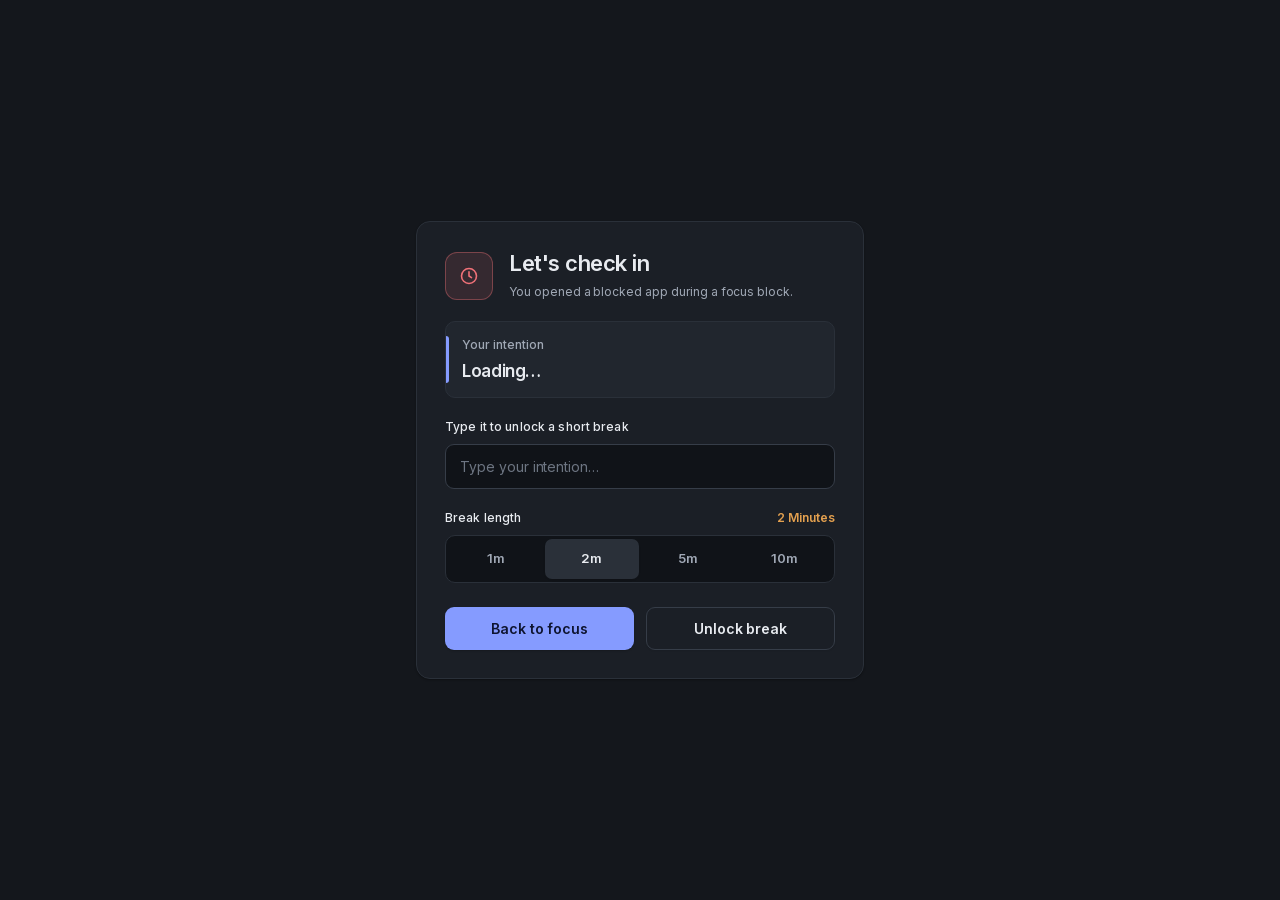
<file: friction.html>
<!DOCTYPE html>
<html lang="en">
<head>
<meta charset="UTF-8">
<meta name="viewport" content="width=device-width, initial-scale=1.0">
<title>DriftSync - Intention Check</title>
<link rel="stylesheet" href="tailwind.css">
<link rel="stylesheet" href="theme.css">
<script src="ui.js"></script>
</head>
<body class="ds flex items-center justify-center p-6" style="min-height:100vh">
<div class="card card-glow w-full max-w-md p-7 fade-up">

  <div class="flex items-center gap-4 mb-5">
    <div class="check-orb">
      <svg width="20" height="20" viewBox="0 0 24 24" fill="none" stroke="#fff" stroke-width="1.9" stroke-linecap="round"><circle cx="12" cy="12" r="9"/><path d="M12 7v5l3 2"/></svg>
    </div>
    <div>
      <h1 id="frictionTitle" class="serif text-[22px] leading-tight font-semibold">Let's check in</h1>
      <p id="frictionReason" class="text-xs muted mt-1 leading-relaxed">You opened a blocked app during a focus block.</p>
    </div>
  </div>

  <!-- Filled in by the AI a second or two after YouTube is blocked -->
  <div id="videoInsight" class="hidden card-soft px-4 py-3 mb-3"></div>

  <div class="intent-box px-4 py-3.5 mb-5">
    <div class="eyebrow mb-1.5">Your intention</div>
    <p id="targetGoalDisplay" class="serif text-[17px] leading-snug">Loading…</p>
  </div>

  <form onsubmit="verifyGoal(event)" class="space-y-5">
    <div id="goalBlock">
      <label id="goalLabel" class="label" for="goalInput">Type it to unlock a short break</label>
      <input id="goalInput" type="text" required autocomplete="off" class="input" placeholder="Type your intention…">
    </div>

    <div id="graceBlock">
      <div class="flex justify-between items-center mb-2">
        <span class="label" style="margin:0">Break length</span>
        <span id="graceLabel" class="text-xs text-sand font-semibold">2 Minutes</span>
      </div>
      <div id="graceSeg" class="seg grid-cols-4">
        <button type="button" onclick="setGrace(1, this)" data-min="1" class="grace-btn">1m</button>
        <button type="button" onclick="setGrace(2, this)" data-min="2" class="grace-btn is-selected">2m</button>
        <button type="button" onclick="setGrace(5, this)" data-min="5" class="grace-btn">5m</button>
        <button type="button" onclick="setGrace(10, this)" data-min="10" class="grace-btn">10m</button>
      </div>
    </div>

    <div class="grid grid-cols-2 gap-3 pt-1">
      <button type="button" id="stayBtn" onclick="stayOnTask()" class="btn btn-primary">Back to focus</button>
      <button type="submit" id="unlockBtn" class="btn btn-secondary">Unlock break</button>
    </div>
  </form>

  <p id="softNote" class="hidden text-xs faint mt-4 text-center"></p>
  <div id="feedback" class="hidden mt-5"></div>
</div>

<script>
const $ = id => document.getElementById(id);
let requestedGrace = 2;
let rules = { level: "2", maxGrace: 5, needsTyping: true, exactMatch: false, unlocksLeft: null };
const UNLOCK_LABEL = { "1": "Continue anyway", "2": "Unlock break", "3": "Unlock 1-min break" };

// The popup changes with the strictness level chosen in Setup
let rulesTries = 0;
async function applyRules() {
  try { rules = Object.assign(rules, await window.pywebview.api.get_friction_rules()); }
  catch (e) { if (++rulesTries < 10) setTimeout(applyRules, 300); return; }   // bridge not ready yet
  const lvl = String(rules.level);
  $('unlockBtn').textContent = UNLOCK_LABEL[lvl] || 'Unlock break';

  // Break lengths longer than this level allows are hidden instead of being cut short silently
  const btns = Array.from(document.querySelectorAll('.grace-btn[data-min]'));
  btns.forEach(b => b.classList.toggle('hidden', +b.dataset.min > rules.maxGrace));
  const shown = btns.filter(b => !b.classList.contains('hidden'));
  $('graceSeg').classList.remove('grid-cols-4', 'grid-cols-5', 'grid-cols-1', 'grid-cols-3');
  $('graceSeg').classList.add(`grid-cols-${shown.length + (document.getElementById('grace10') ? 1 : 0)}`);
  if (!document.getElementById('grace10')) {
    const pick = lvl === "1" ? shown.find(b => b.dataset.min === "5") : (shown.find(b => b.dataset.min === "2") || shown[shown.length - 1]);
    if (pick) setGrace(+pick.dataset.min, pick);
  }

  if (lvl === "1") {
    const app = rules.app ? rules.app : 'This app';
    $('frictionTitle').textContent = 'Quick reminder';
    $('frictionReason').textContent = `${app} is on your drift list. Nothing is locked at Level 1, but it shows in your report.`;
    $('goalBlock').classList.add('hidden');
    $('goalInput').required = false;
    const n = rules.continues || 0;
    if (n > 0) {
      $('softNote').textContent = `You've chosen "Continue anyway" ${n} time${n > 1 ? 's' : ''} this focus block.`;
      $('softNote').classList.remove('hidden');
    }
    updateContinueLabel();
    $('stayBtn').focus();   // Enter or Space picks "Back to focus", the safe choice
  } else if (lvl === "3") {
    $('frictionTitle').textContent = 'Strict focus';
    $('frictionReason').textContent = 'Level 3: this app is blocked until the focus block ends.';
    $('goalLabel').textContent = 'Type it exactly to unlock one 1-minute break';
    // Level 3 means typing it: pasting or dropping the intention in doesn't count
    ['paste', 'drop'].forEach(ev => $('goalInput').addEventListener(ev, e => {
      e.preventDefault();
      showFeedback(false, 'Level 3: type your intention, pasting is off.');
    }));
    if (rules.unlocksLeft === 0) {
      $('goalBlock').classList.add('hidden');
      $('graceBlock').classList.add('hidden');
      $('goalInput').required = false;
      $('unlockBtn').classList.add('hidden');
      $('stayBtn').parentElement.classList.replace('grid-cols-2', 'grid-cols-1');
      showFeedback(false, "You've used this block's one break. Go back to focus; the timer is still running.");
    }
  }
}

function setGrace(mins, btnElement) {
  requestedGrace = mins;
  document.querySelectorAll('.grace-btn').forEach(el => el.classList.toggle('is-selected', el === btnElement));
  $('graceLabel').textContent = mins < 1 ? `${Math.round(mins * 60)} Seconds` : `${mins} Minute${mins > 1 ? 's' : ''}`;
  updateContinueLabel();
}

// Level 1: the button says how long you're continuing for, e.g. "Continue 5 min"
function updateContinueLabel() {
  if (String(rules.level) !== "1" || $('unlockBtn').disabled) return;
  const g = requestedGrace;
  $('unlockBtn').textContent = `Continue ${g < 1 ? Math.round(g * 60) + ' sec' : g + ' min'}`;
}

function esc(v) {
  return String(v ?? '').replace(/&/g, "&amp;").replace(/</g, "&lt;").replace(/>/g, "&gt;").replace(/"/g, "&quot;");
}

// Shows what the AI recognised (YouTube only). Checks a few times because labelling takes ~2 seconds.
let insightTries = 0;
async function loadVideoInsight() {
  let info = null;
  try { info = await window.pywebview.api.get_last_video_insight(); } catch (e) { return; }
  if (!info) return;                                   // not a YouTube drift
  const box = $('videoInsight');
  box.classList.remove('hidden');
  if (info.pending) {
    box.innerHTML = `<div class="text-xs muted flex items-center gap-2"><span class="typing"><span></span><span></span><span></span></span> Recognising the video…</div>`;
    if (++insightTries < 8) setTimeout(loadVideoInsight, 800);
    return;
  }
  const tagClass = info.on_topic ? '' : (info.category === 'Study' ? 'tag-sand' : 'tag-coral');
  let smartOn = false;
  try { smartOn = !!(await window.pywebview.api.get_session_config()).smartYouTube; } catch (e) {}
  // Level 3 is strict: no overriding the AI there
  const canOverride = smartOn && String(rules.level) !== '3' && info.title && info.kind === 'video' && !info.on_topic;
  if (info.kind === 'browse') $('frictionReason').textContent = 'Your YouTube search time for this block is used up.';
  else if (info.kind === 'shorts') $('frictionReason').textContent = 'Shorts are blocked during focus blocks.';
  else if (info.title && !info.on_topic) $('frictionReason').textContent = 'This video doesn’t look related to your intention.';
  const verdict = info.on_topic
    ? `<span class="text-teal">Related to your intention</span>, so it won't lower your accuracy.`
    : `Not related to your intention.`;
  box.innerHTML = `
    <div class="flex items-center justify-between gap-3 mb-1.5">
      <span class="text-[11px] faint uppercase tracking-[0.14em]">You were watching</span>
      <span class="tag ${tagClass}">${esc(info.category)}</span>
    </div>
    <div class="text-sm leading-snug">${info.title ? '“' + esc(info.title) + '”' : 'YouTube (no video open)'}</div>
    <div class="text-xs muted mt-1">${esc(info.use_case)} · ${verdict}</div>
    ${canOverride ? `<button type="button" onclick="markAsStudy()" class="btn btn-soft-teal btn-sm mt-3">This is for my studies</button>` : ''}`;
}

// Demo mode (DEMO_MODE=1 in .env) adds a 10-second break so a live demo doesn't have to wait
async function applyDemoMode() {
  let cfg = null;
  try { cfg = await window.pywebview.api.get_session_config(); } catch (e) { return; }
  if (!cfg || !cfg.demoMode || document.getElementById('grace10')) return;
  const seg = $('graceSeg');
  seg.classList.replace('grid-cols-4', 'grid-cols-5');
  seg.insertAdjacentHTML('afterbegin', `<button type="button" id="grace10" onclick="setGrace(10/60, this)" class="grace-btn" title="Demo">10s</button>`);
  setGrace(10 / 60, document.getElementById('grace10'));
}

async function loadGoal() {
  try {
    const config = await window.pywebview.api.get_session_config();
    if (config && config.goal) {
      $('targetGoalDisplay').textContent = config.goal;
      window.currentActiveGoal = config.goal;
    }
  } catch (err) {
    // bridge not ready yet: pywebviewready calls loadGoal again
  }
}

function showFeedback(ok, text) {
  const fb = $('feedback');
  fb.className = `alert ${ok ? 'alert-ok' : 'alert-err'} mt-5`;
  fb.textContent = text;
}

async function verifyGoal(e) {
  e.preventDefault();
  const typed = $('goalInput').value;
  const btn = $('unlockBtn');
  if (btn.disabled) return;
  btn.disabled = true;
  btn.textContent = 'Checking…';

  try {
    const res = String(rules.level) === "1"
      ? await window.pywebview.api.continue_anyway(requestedGrace)
      : await window.pywebview.api.verify_friction_goal(typed, requestedGrace);
    if (res.success) {
      const g = (typeof res.approved_grace === 'number') ? res.approved_grace : requestedGrace;
      const label = g >= 1 ? `${g}-minute` : `${Math.round(g * 60)}-second`;
      showFeedback(true, g > 0 ? `Okay. Your ${label} break has started; a countdown is on your screen.` : 'Verified.');
      $('goalInput').disabled = true;
      btn.textContent = 'Unlocked';
      setTimeout(async () => {
        try { await window.pywebview.api.close_friction_window(); } catch(e){}
      }, 1500);
    } else {
      showFeedback(false, res.message);
      btn.disabled = false;
      btn.textContent = UNLOCK_LABEL[String(rules.level)] || 'Unlock break';
      updateContinueLabel();
    }
  } catch (err) {
    showFeedback(false, "Couldn't reach the app backend.");
    btn.disabled = false;
    btn.textContent = UNLOCK_LABEL[String(rules.level)] || 'Unlock break';
  }
}

// The student overrules the AI: this video is allowed for the rest of the run, and it's logged
async function markAsStudy() {
  try {
    const res = await window.pywebview.api.mark_video_as_study();
    if (res && !res.success) showFeedback(false, res.message);
  } catch (e) {}
}

// Hides the distracting app as well as the popup, so the popup doesn't loop
async function stayOnTask() {
  try {
    await window.pywebview.api.back_to_focus();
  } catch(e){
    try { await window.pywebview.api.close_friction_window(); } catch(e2){}
  }
}

// Esc always means "Back to focus" (allowed at every level)
document.addEventListener('keydown', e => { if (e.key === 'Escape') { e.preventDefault(); stayOnTask(); } });

// The page is reloaded every time the modal is shown, so loading once is enough (no polling)
let booted = false;
function boot() {
  if (booted) return;
  booted = true;
  loadGoal(); applyDemoMode().then(applyRules); loadVideoInsight();
}
window.addEventListener('pywebviewready', boot);
setTimeout(boot, 300);
</script>
</body>
</html>
</file>
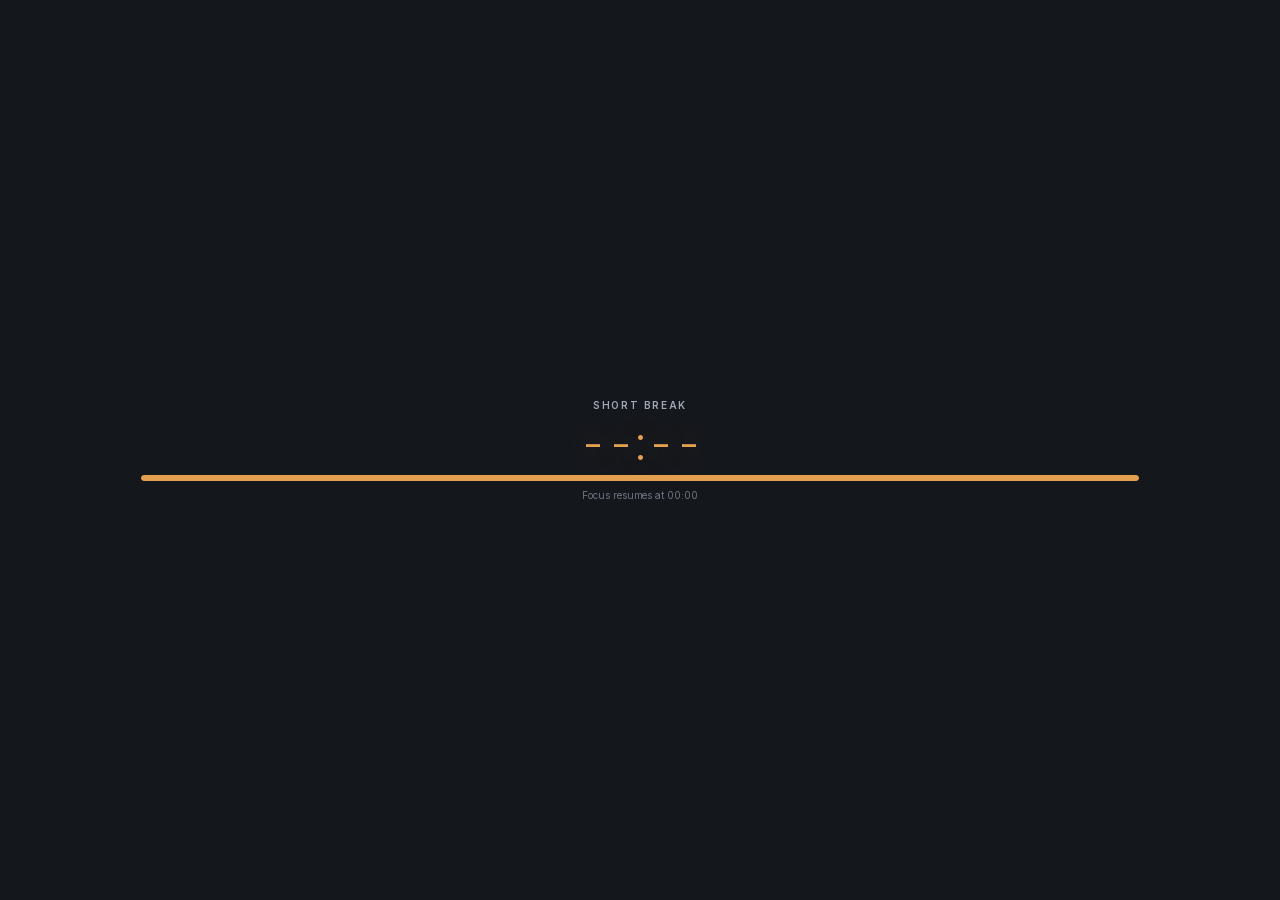
<file: grace.html>
<!DOCTYPE html>
<html lang="en">
<head>
<meta charset="UTF-8">
<meta name="viewport" content="width=device-width, initial-scale=1.0">
<title>DriftSync - Break</title>
<link rel="stylesheet" href="theme.css">
<script src="ui.js"></script>
<style>
  /* tiny always-on-top window (260x170): no Tailwind needed */
  * { box-sizing: border-box; }
  body.ds { margin: 0; height: 100vh; display: flex; flex-direction: column; align-items: center; justify-content: center; gap: 8px; text-align: center; }
  .label-sm { font-size: 10px; font-weight: 600; letter-spacing: .16em; text-transform: uppercase; color: var(--muted); }
  body.ds::after { display: none; }
  #clock { font-family: var(--display); font-size: 46px; font-weight: 300; letter-spacing: -0.04em; color: var(--sand); line-height: 1.05; text-shadow: 0 0 24px rgba(246, 196, 142, .35); }
  #clock.low { color: var(--coral); text-shadow: 0 0 24px rgba(255, 140, 158, .4); }
  .bar { width: 78%; height: 6px; border-radius: 999px; background: rgba(var(--line-rgb), 0.1); overflow: hidden; box-shadow: 0 1px 2px rgba(0,0,0,.4) inset; }
  #fill { height: 100%; width: 100%; background: var(--grad-warm); border-radius: 999px; transition: width .9s linear, background .4s; box-shadow: 0 0 10px rgba(246, 196, 142, .6); }
  #fill.low { background: linear-gradient(90deg, #F3A3A0, var(--coral)); box-shadow: 0 0 10px rgba(255, 140, 158, .6); }
  .hint { font-size: 10px; color: var(--faint); }
</style>
</head>
<body class="ds">
  <div class="label-sm">Short break</div>
  <div id="clock" class="tnum">--:--</div>
  <div class="bar"><div id="fill"></div></div>
  <div id="hint" class="hint">Focus resumes at 00:00</div>

<script>
const clock = document.getElementById('clock');
const fill = document.getElementById('fill');
const hint = document.getElementById('hint');
let total = 0;
let wasActive = false;

function fmt(sec) {
  const m = String(Math.floor(sec / 60)).padStart(2, '0');
  const s = String(sec % 60).padStart(2, '0');
  return `${m}:${s}`;
}

async function tick() {
  let rem = 0;
  try { rem = await window.pywebview.api.get_grace_remaining(); } catch (e) { return; }

  if (rem > 0) {
    if (!wasActive) total = rem;           // each new grace period starts a fresh bar
    wasActive = true;
    total = Math.max(total, rem);
    clock.textContent = fmt(rem);
    fill.style.width = Math.round((rem / total) * 100) + '%';
    const low = rem <= 15;
    clock.classList.toggle('low', low);
    fill.classList.toggle('low', low);
    hint.textContent = 'Focus resumes at 00:00';
  } else if (wasActive) {
    // Only close after a grace period that actually ran (not on first load)
    wasActive = false;
    total = 0;
    clock.textContent = '00:00';
    fill.style.width = '0%';
    hint.textContent = 'Break over. Back to it.';
    setTimeout(async () => {
      try { await window.pywebview.api.close_grace_window(); } catch (e) {}
    }, 1200);
  }
}

setInterval(tick, 1000);
tick();
</script>
</body>
</html>
</file>
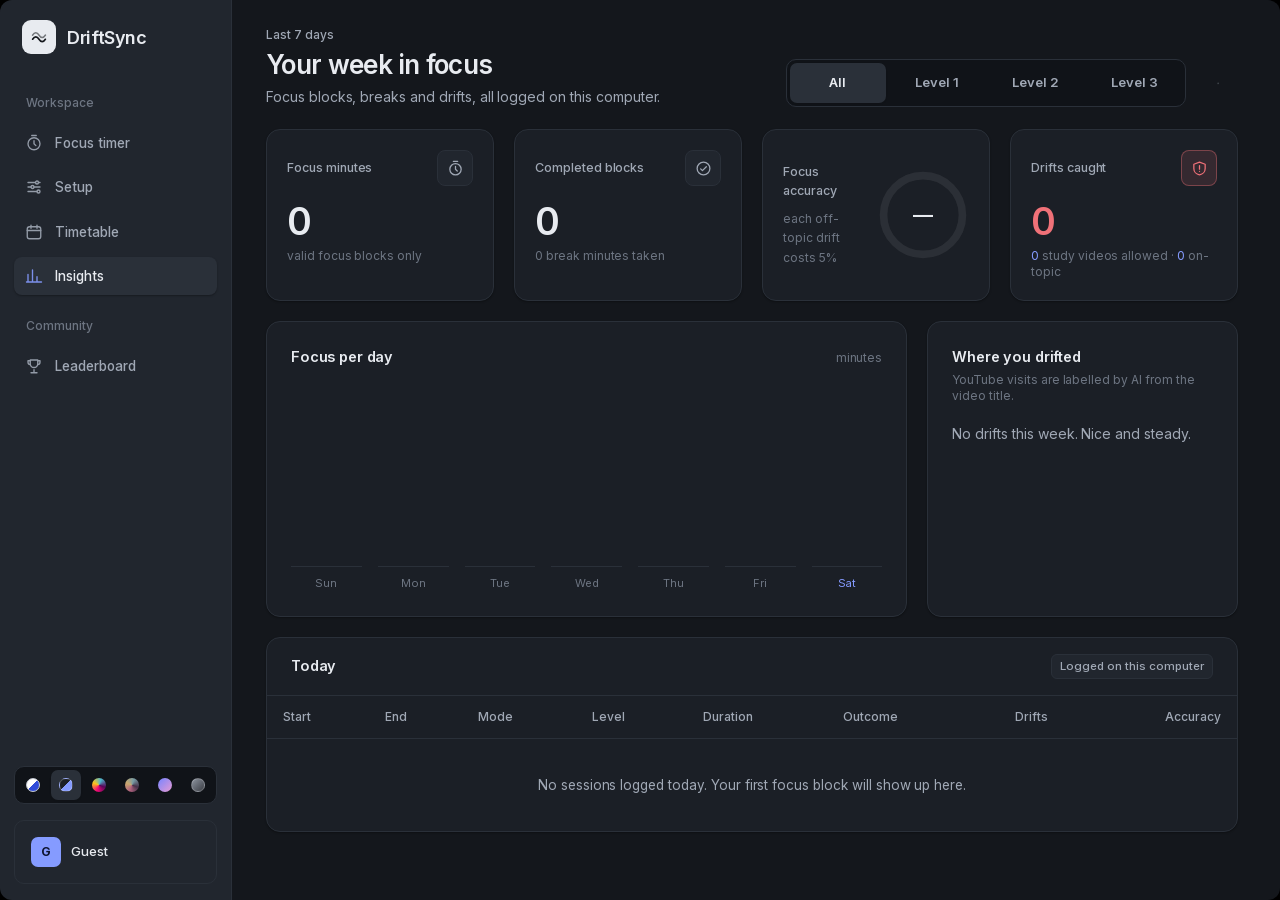
<file: insights.html>
<!DOCTYPE html>
<html lang="en">
<head>
    <meta charset="UTF-8">
    <meta name="viewport" content="width=device-width, initial-scale=1.0">
    <title>DriftSync - Insights</title>
    <link rel="stylesheet" href="tailwind.css">
    <link rel="stylesheet" href="theme.css">
    <script src="ui.js"></script>
</head>
<body class="ds">
<div class="app-layout">
    <nav class="side-nav" aria-label="Main">
        <a href="setup.html" class="wordmark"><span class="brand-mark"><svg viewBox="0 0 24 24" fill="none" stroke="currentColor" stroke-width="2.2" stroke-linecap="round"><path d="M3.5 15c2.6-4.2 5.9-4.2 8.5 0s5.9 4.2 8.5 0"/><path d="M3.5 9.5c2.6-4.2 5.9-4.2 8.5 0s5.9 4.2 8.5 0" opacity=".55"/></svg></span><span class="wordmark-text">DriftSync</span></a>
        <div class="nav-group">Workspace</div>
        <a href="index.html" class="nav-item">
            <svg viewBox="0 0 24 24" fill="none" stroke="currentColor" stroke-width="1.8" stroke-linecap="round" stroke-linejoin="round"><circle cx="12" cy="13" r="8"/><path d="M12 9v4l2.5 2.5M9 2h6"/></svg>
            <span class="nav-label">Focus timer</span>
        </a>
        <a href="setup.html" class="nav-item">
            <svg viewBox="0 0 24 24" fill="none" stroke="currentColor" stroke-width="1.8" stroke-linecap="round"><path d="M4 6h10M18 6h2M4 12h4M12 12h8M4 18h12"/><circle cx="16" cy="6" r="2"/><circle cx="10" cy="12" r="2"/><circle cx="18" cy="18" r="2"/></svg>
            <span class="nav-label">Setup</span>
        </a>
        <a href="timetable.html" class="nav-item">
            <svg viewBox="0 0 24 24" fill="none" stroke="currentColor" stroke-width="1.8" stroke-linecap="round"><rect x="3" y="5" width="18" height="16" rx="3"/><path d="M3 10h18M8 3v4M16 3v4"/></svg>
            <span class="nav-label">Timetable</span>
        </a>
        <a href="insights.html" class="nav-item is-active" aria-current="page">
            <svg viewBox="0 0 24 24" fill="none" stroke="currentColor" stroke-width="1.8" stroke-linecap="round"><path d="M4 20V10M10 20V4M16 20v-7M22 20H2"/></svg>
            <span class="nav-label">Insights</span>
        </a>
        <div class="nav-group">Community</div>
        <a href="leaderboard.html" class="nav-item">
            <svg viewBox="0 0 24 24" fill="none" stroke="currentColor" stroke-width="1.8" stroke-linecap="round" stroke-linejoin="round"><path d="M8 21h8M12 17v4M7 4h10v5a5 5 0 0 1-10 0V4z"/><path d="M17 5h3v2a3 3 0 0 1-3 3M7 5H4v2a3 3 0 0 0 3 3"/></svg>
            <span class="nav-label">Leaderboard</span>
        </a>
        <div class="nav-spacer"></div>
        <div class="theme-switch" role="group" aria-label="Theme">
            <button type="button" data-theme-set="studio" title="Studio theme"><span class="sw studio"></span><span class="sw-label">Studio</span></button>
            <button type="button" data-theme-set="studio-night" title="Studio Night theme"><span class="sw studio-night"></span><span class="sw-label">Night</span></button>
            <button type="button" data-theme-set="bloom" title="Bloom theme"><span class="sw bloom"></span><span class="sw-label">Bloom</span></button>
            <button type="button" data-theme-set="matte" title="Matte theme"><span class="sw matte"></span><span class="sw-label">Matte</span></button>

            <button type="button" data-theme-set="nocturne" title="Nocturne theme"><span class="sw noct"></span><span class="sw-label">Nocturne</span></button>
            <button type="button" data-theme-set="graphite" title="Graphite theme"><span class="sw graph"></span><span class="sw-label">Graphite</span></button>
        </div>
        <div class="nav-user">
            <span id="userBadge" class="user-chip"><span class="avatar">G</span><span>Guest</span></span>
        </div>
    </nav>

    <div class="app-main">
    <div class="page">

    <div class="page-head" style="margin-bottom:22px">
        <div>
            <div class="eyebrow">Last 7 days</div>
            <h1 class="page-title">Your week in <span class="text-grad">focus</span></h1>
            <p class="page-sub">Focus blocks, breaks and drifts, all logged on this computer.</p>
        </div>
        <div class="flex items-center gap-3 flex-wrap">
            <div id="filterBar" class="seg grid-cols-4 w-[400px] max-w-full">
            <button data-level="all" class="filter-btn is-selected">All</button>
            <button data-level="corporate" class="filter-btn">Level 1</button>
            <button data-level="college" class="filter-btn">Level 2</button>
            <button data-level="school" class="filter-btn">Level 3</button>
            </div>
            <button type="button" id="refreshBtn" class="btn btn-ghost btn-icon" style="width:40px;height:40px;border-radius:12px" title="Refresh" aria-label="Refresh">
                <svg width="17" height="17" viewBox="0 0 24 24" fill="none" stroke="currentColor" stroke-width="1.8" stroke-linecap="round" stroke-linejoin="round"><path d="M20 11a8 8 0 1 0-2.3 5.7M20 4v7h-7"/></svg>
            </button>
        </div>
    </div>

    <!-- Stat row -->
    <section class="grid grid-cols-2 lg:grid-cols-4 gap-5 mb-5 stagger">
        <div class="card p-5" data-tilt>
            <div class="card-head mb-4">
                <span class="stat-label">Focus minutes</span>
                <span class="icon-tile"><svg viewBox="0 0 24 24" fill="none" stroke="currentColor" stroke-width="1.8" stroke-linecap="round" stroke-linejoin="round"><circle cx="12" cy="13" r="8"/><path d="M12 9v4l2.5 2.5M9 2h6"/></svg></span>
            </div>
            <div id="focusTotalMins" class="stat-value tnum">0</div>
            <div class="text-xs faint mt-2">valid focus blocks only</div>
        </div>
        <div class="card p-5" data-tilt>
            <div class="card-head mb-4">
                <span class="stat-label">Completed blocks</span>
                <span class="icon-tile"><svg viewBox="0 0 24 24" fill="none" stroke="currentColor" stroke-width="1.8" stroke-linecap="round" stroke-linejoin="round"><circle cx="12" cy="12" r="9"/><path d="M8 12.5l2.5 2.5L16 9.5"/></svg></span>
            </div>
            <div id="sessionsTotal" class="stat-value tnum">0</div>
            <div class="text-xs faint mt-2"><span id="breakTotalMins" class="tnum">0</span> break minutes taken</div>
        </div>
        <div class="card p-5 flex items-center justify-between gap-3" data-tilt>
            <div>
                <div class="stat-label">Focus accuracy</div>
                <div class="text-xs faint mt-2 max-w-[130px] leading-relaxed">each off-topic drift costs 5%</div>
            </div>
            <div class="relative w-[92px] h-[92px] grid place-items-center shrink-0">
                <svg class="absolute inset-0 -rotate-90" width="92" height="92" viewBox="0 0 84 84" style="overflow:visible">
                    <defs>
                        <linearGradient id="accGrad" x1="0" y1="0" x2="1" y2="1">
                            <stop offset="0%" stop-color="#7684FF"/><stop offset="55%" stop-color="#A58BFF"/><stop offset="100%" stop-color="#E79BD3"/>
                        </linearGradient>
                    </defs>
                    <circle cx="42" cy="42" r="36" style="stroke: rgba(var(--line-rgb), 0.08)" stroke-width="7" fill="none"/>
                    <circle id="accuracyRing" cx="42" cy="42" r="36" stroke="url(#accGrad)" stroke-width="7" fill="none"
                            stroke-dasharray="226.2" stroke-dashoffset="226.2" stroke-linecap="round"
                            style="transition: stroke-dashoffset 1.2s cubic-bezier(.2,.7,.2,1); filter: drop-shadow(0 0 6px rgba(var(--a-rgb),.6))"/>
                </svg>
                <div id="accuracyText" class="serif text-xl tnum">—</div>
            </div>
        </div>
        <div class="card p-5" data-tilt>
            <div class="card-head mb-4">
                <span class="stat-label">Drifts caught</span>
                <span class="icon-tile coral"><svg viewBox="0 0 24 24" fill="none" stroke="currentColor" stroke-width="1.8" stroke-linecap="round" stroke-linejoin="round"><path d="M12 3l8 3v6c0 4.5-3.4 8.3-8 9-4.6-.7-8-4.5-8-9V6z"/><path d="M12 8v5M12 16h.01"/></svg></span>
            </div>
            <div id="totalDrifts" class="stat-value tnum text-coral">0</div>
            <div class="text-xs faint mt-2"><span id="allowedCount" class="text-teal">0</span> study videos allowed · <span id="onTopicCount" class="text-teal">0</span> on-topic</div>
        </div>
    </section>

    <!-- Chart + breakdown -->
    <section class="grid grid-cols-1 lg:grid-cols-3 gap-5 mb-5">
        <div class="card p-6 lg:col-span-2 fade-up">
            <div class="flex justify-between items-baseline mb-8">
                <h2 class="card-title">Focus per day</h2>
                <span class="text-xs faint">minutes</span>
            </div>
            <div id="barChart" class="flex items-end gap-4 h-48"></div>
        </div>
        <div class="card p-6 fade-up">
            <h2 class="card-title mb-1">Where you drifted</h2>
            <p class="text-xs faint mb-5">YouTube visits are labelled by AI from the video title.</p>
            <div id="breakdownContainer" class="space-y-4 overflow-y-auto max-h-52 pr-1"></div>
        </div>
    </section>

    <!-- Today -->
    <section id="todayCard" class="card overflow-hidden fade-up">
        <div class="px-6 py-4 flex items-center justify-between" style="border-bottom:1px solid var(--line)">
            <h2 class="card-title">Today</h2>
            <span class="tag tag-quiet">Logged on this computer</span>
        </div>
        <div class="overflow-x-auto">
        <table class="ds-table">
            <thead>
                <tr>
                    <th class="pl-6">Start</th>
                    <th>End</th>
                    <th>Mode</th>
                    <th>Level</th>
                    <th>Duration</th>
                    <th>Outcome</th>
                    <th class="text-center">Drifts</th>
                    <th class="text-right pr-6">Accuracy</th>
                </tr>
            </thead>
            <tbody id="sessionTableBody"></tbody>
        </table>
        </div>
    </section>


    </div><!-- /page -->
    </div><!-- /app-main -->
</div><!-- /app-layout -->

    <script>
        // Filled in from desktop_app.py -> get_insights() when the page opens (and on Refresh)
        let SESSIONS = [];
        let DAYS = [];
        let DRIFT_BREAKDOWN = [];

        const MODE_LABELS = { focus: "Focus", short_break: "Short break", long_break: "Long break" };
        let currentFilter = 'all';

        function esc(v) {
            return String(v ?? '').replace(/&/g, "&amp;").replace(/</g, "&lt;").replace(/>/g, "&gt;").replace(/"/g, "&quot;");
        }

        function filtered() {
            if (currentFilter === 'all') return SESSIONS;
            return SESSIONS.filter(s => (s.level || '').toLowerCase() === currentFilter);
        }

        const LEVEL_LABELS = { corporate: 'Level 1 · Gentle', college: 'Level 2 · Balanced', school: 'Level 3 · Strict' };
        function isValidFocus(s) { return s.mode === 'focus' && s.outcome !== 'Invalid'; }

        function renderBars(list) {
            const perDay = {};
            list.filter(isValidFocus).forEach(s => { perDay[s.day] = (perDay[s.day] || 0) + s.actualSec; });
            const data = DAYS.map(d => ({ ...d, mins: Math.floor((perDay[d.key] || 0) / 60) }));
            const maxMins = Math.max(60, ...data.map(d => d.mins));
            const todayKey = DAYS.length ? DAYS[DAYS.length - 1].key : '';

            document.getElementById('barChart').innerHTML = data.map(d => {
                const pct = (d.mins / maxMins) * 100;
                const isToday = d.key === todayKey;
                const bar = d.mins > 0      // a zero day shows no bar, just the baseline
                    ? `<div class="day-bar ${isToday ? 'is-today' : ''} w-full max-w-[38px] relative"
                            style="height:${pct}%;min-height:6px">
                           <span class="absolute -top-6 left-1/2 -translate-x-1/2 text-[11px] tnum ${isToday ? 'text-teal' : 'muted'}">${d.mins}</span>
                       </div>`
                    : '';
                return `
                    <div class="flex-1 flex flex-col items-center h-full" title="${esc(d.date)}: ${d.mins} min">
                        <div class="flex-1 w-full flex items-end justify-center day-col">${bar}</div>
                        <span class="text-[11px] mt-2 ${isToday ? 'text-teal' : 'faint'}">${esc(d.day)}</span>
                    </div>`;
            }).join('');
        }

        function renderAccuracy(list) {
            const scored = list.filter(s => s.accuracy !== null && s.accuracy !== undefined);
            const ring = document.getElementById('accuracyRing');
            const text = document.getElementById('accuracyText');
            const circumference = 226.2;
            if (scored.length === 0) {            // no focus blocks yet: don't pretend it's 100%
                ring.style.strokeDashoffset = circumference;
                text.innerText = '—';
                return;
            }
            const avg = Math.round(scored.reduce((a, s) => a + s.accuracy, 0) / scored.length);
            ring.style.stroke = avg < 50 ? 'var(--sand)' : 'url(#accGrad)';
            setTimeout(() => {
                ring.style.strokeDashoffset = circumference - (avg / 100) * circumference;
                text.innerText = avg + '%';
            }, 200);
        }

        function renderTotals(list) {
            const focusSec = list.filter(isValidFocus).reduce((a, s) => a + s.actualSec, 0);
            const breakSec = list.filter(s => s.mode !== 'focus').reduce((a, s) => a + s.actualSec, 0);
            document.getElementById('focusTotalMins').innerText = Math.round(focusSec / 60);
            document.getElementById('breakTotalMins').innerText = Math.round(breakSec / 60);
            document.getElementById('sessionsTotal').innerText = list.filter(s => s.mode === 'focus' && s.outcome === 'Completed').length;
        }

        function outcomeTag(outcome) {
            if (outcome === 'Completed') return `<span class="tag">Completed</span>`;
            if (outcome === 'Invalid') return `<span class="tag tag-quiet">Too short</span>`;
            return `<span class="tag tag-sand">${esc(outcome)}</span>`;
        }

        function renderTable(list) {
            const tbody = document.getElementById('sessionTableBody');
            const today = list.filter(s => s.isToday);
            if (today.length === 0) {
                tbody.innerHTML = `<tr><td colspan="8" class="text-center muted" style="padding:36px">No sessions logged today${currentFilter === 'all' ? '' : ' for this level'}. Your first focus block will show up here.</td></tr>`;
                return;
            }
            tbody.innerHTML = today.map(s => {
                let accText = '—', accClass = 'faint';
                if (s.accuracy !== null && s.accuracy !== undefined) {
                    accText = s.accuracy + '%';
                    accClass = s.accuracy >= 90 ? 'text-teal' : (s.accuracy < 70 ? 'text-sand' : '');
                }
                const isFocus = s.mode === 'focus';
                return `
                    <tr>
                        <td class="pl-6 tnum">${esc(s.startTime)}</td>
                        <td class="tnum muted">${esc(s.endTime)}</td>
                        <td>${esc(MODE_LABELS[s.mode] || s.mode)}</td>
                        <td class="muted">${esc(LEVEL_LABELS[(s.level || '').toLowerCase()] || s.level)}</td>
                        <td class="tnum">${esc(s.actual)} <span class="faint">/ ${esc(s.planned)}</span></td>
                        <td>${outcomeTag(s.outcome)}</td>
                        <td class="text-center tnum ${isFocus && s.drifts ? 'text-coral' : 'faint'}">${isFocus ? s.drifts : '—'}</td>
                        <td class="text-right pr-6 tnum font-semibold ${accClass}">${accText}</td>
                    </tr>`;
            }).join('');
        }

        function renderBreakdown() {
            const container = document.getElementById('breakdownContainer');
            if (!DRIFT_BREAKDOWN || DRIFT_BREAKDOWN.length === 0) {
                container.innerHTML = `<p class="text-sm muted">No drifts this week. Nice and steady.</p>`;
                return;
            }
            container.innerHTML = DRIFT_BREAKDOWN.map(item => `
                <div title="${esc(driftTip(item))}">
                    <div class="flex justify-between items-baseline text-sm mb-1.5">
                        <span class="truncate max-w-[200px]">${esc(item.app)}${item.category ? ` <span class="faint">· ${esc(item.category)}</span>` : ''}${item.onTopic ? ` <span class="text-teal text-xs">${item.onTopic === item.count ? 'on topic' : item.onTopic + ' on topic'}</span>` : ''}</span>
                        <span class="tnum muted">${item.count} <span class="faint">· ${item.pct}%</span></span>
                    </div>
                    <div class="h-[6px] rounded-full" style="background:rgba(var(--line-rgb),0.08)">
                        <div class="h-full rounded-full" style="width:${item.pct}%;background:${item.onTopic === item.count ? 'var(--grad)' : 'linear-gradient(90deg, #F3A3A0, var(--coral))'};box-shadow:0 0 10px ${item.onTopic === item.count ? 'rgba(var(--a-rgb),.45)' : 'rgba(255,140,158,.4)'}"></div>
                    </div>
                    ${driftResponses(item) ? `<div class="text-[11px] faint mt-1">${esc(driftResponses(item))}</div>` : ''}
                </div>`).join('');
        }

        // What you did about these drifts. Level 1 drifts get a notification; Levels 2 and 3 show the popup.
        function driftResponses(item) {
            const parts = [];
            if (item.reminded) parts.push(`${item.reminded} reminded by notification`);
            if (item.wentBack) parts.push(`${item.wentBack} went back to focus`);
            const typed = (item.unlocked || 0) - (item.continued || 0);
            if (typed > 0) parts.push(`${typed} unlocked by typing the intention`);
            if (item.continued) parts.push(`${item.continued} continued anyway`);
            return parts.join(' · ');
        }
        function driftTip(item) {
            const parts = [driftResponses(item)].filter(Boolean);
            if (item.onTopic) parts.push(`${item.onTopic} related to your goal`);
            return `${item.count} drift${item.count === 1 ? '' : 's'}` + (parts.length ? ': ' + parts.join(' · ') : '');
        }

        function renderAll() {
            const list = filtered();
            renderBars(list);
            renderAccuracy(list);
            renderTotals(list);
            renderTable(list);
        }

        document.getElementById('filterBar').addEventListener('click', e => {
            const btn = e.target.closest('.filter-btn');
            if (!btn) return;
            currentFilter = btn.dataset.level;
            document.querySelectorAll('.filter-btn').forEach(b => b.classList.toggle('is-selected', b === btn));
            renderAll();
        });

        function fallbackDays() {
            const out = [];
            for (let i = 6; i >= 0; i--) {
                const d = new Date(); d.setDate(d.getDate() - i);
                const key = `${d.getFullYear()}-${String(d.getMonth() + 1).padStart(2, '0')}-${String(d.getDate()).padStart(2, '0')}`;
                out.push({ key, day: d.toLocaleDateString('en', { weekday: 'short' }), date: d.toLocaleDateString('en', { month: 'short', day: '2-digit' }) });
            }
            return out;
        }

        let loading = false;
        async function loadInsights() {
            if (loading || !(window.pywebview && window.pywebview.api && window.pywebview.api.get_insights)) return;
            loading = true;
            const btn = document.getElementById('refreshBtn');
            btn.classList.add('is-spinning');
            try {
                const data = await window.pywebview.api.get_insights();
                SESSIONS = data.sessions || [];
                DAYS = (data.days && data.days.length) ? data.days : fallbackDays();
                DRIFT_BREAKDOWN = data.breakdown || [];
                document.getElementById('totalDrifts').innerText = data.totalDrifts || 0;
                document.getElementById('allowedCount').innerText = data.allowed || 0;
                document.getElementById('onTopicCount').innerText = data.onTopic || 0;
                renderBreakdown();
                renderAll();
            } catch (e) {
                console.error('Insights failed to load', e);
            } finally {
                loading = false;
                setTimeout(() => btn.classList.remove('is-spinning'), 400);
            }
        }
        document.getElementById('refreshBtn').addEventListener('click', loadInsights);

        async function initUserBadge() {
            try {
                const user = await window.pywebview.api.get_current_user();
                if (user && user.username) {
                    document.getElementById('userBadge').innerHTML =
                        `<span class="avatar">${esc(user.username.charAt(0))}</span><span>${esc(user.username)}</span>`;
                }
            } catch (e) {}
        }

        // Level 3: while a focus block is locked, Insights stays closed. Back to the timer.
        async function strictGuard() {
            try {
                const s = await window.pywebview.api.get_strict_block();
                if (s && s.active) { window.location.replace('index.html'); return true; }
            } catch (e) {}
            return false;
        }

        async function boot() {
            if (boot.done || !(window.pywebview && window.pywebview.api)) return;
            boot.done = true;
            if (await strictGuard()) return;
            initUserBadge();
            loadInsights();
        }
        DAYS = fallbackDays();
        renderBreakdown();
        renderAll();
        window.addEventListener('pywebviewready', boot);
        setTimeout(boot, 300);
        // coming back to the app after a session: show fresh numbers
        document.addEventListener('visibilitychange', () => { if (!document.hidden && boot.done) loadInsights(); });
    </script>
</body>
</html>
</file>
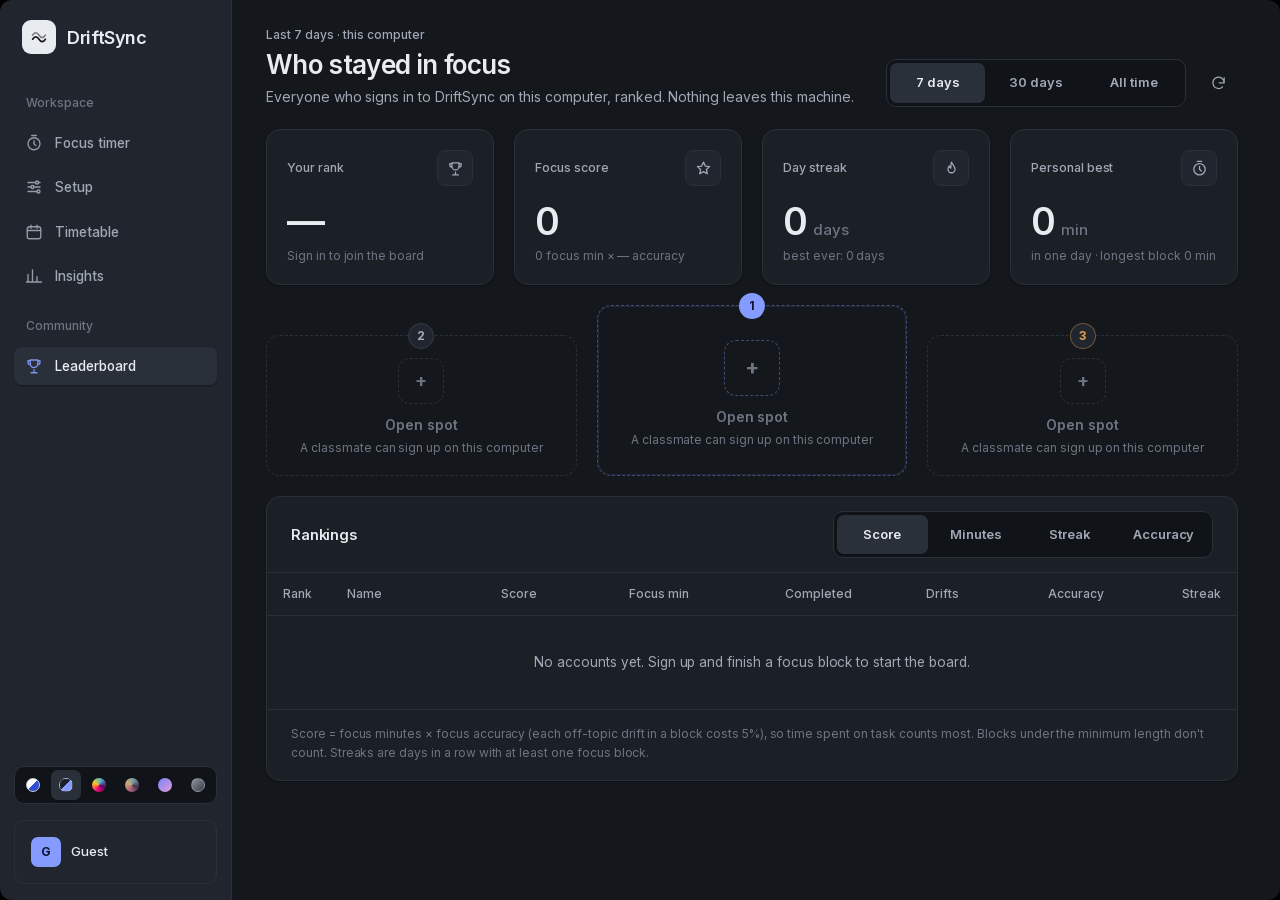
<file: leaderboard.html>
<!DOCTYPE html>
<html lang="en">
<head>
    <meta charset="UTF-8">
    <meta name="viewport" content="width=device-width, initial-scale=1.0">
    <title>DriftSync - Leaderboard</title>
    <link rel="stylesheet" href="tailwind.css">
    <link rel="stylesheet" href="theme.css">
    <script src="ui.js"></script>
    <style>
        /* Leaderboard-only layout. Colours come from the theme tokens, so every theme works. */
        .lb-controls { display: flex; align-items: center; gap: 12px; flex-wrap: wrap; }
        .lb-seg3 { grid-template-columns: repeat(3, 1fr); width: 300px; max-width: 100%; }
        .lb-seg4 { grid-template-columns: repeat(4, 1fr); width: 380px; max-width: 100%; }
        .lb-stats { display: grid; grid-template-columns: repeat(2, minmax(0, 1fr)); gap: 20px; margin-bottom: 20px; }
        @media (min-width: 1024px) { .lb-stats { grid-template-columns: repeat(4, minmax(0, 1fr)); } }
        .lb-of { font-size: 15px; font-weight: 500; letter-spacing: 0; margin-left: 6px; }

        .lb-podium { display: grid; grid-template-columns: repeat(3, minmax(0, 1fr)); gap: 20px; align-items: end; margin-bottom: 20px; }
        .lb-spot { position: relative; display: flex; flex-direction: column; align-items: center; text-align: center;
                   padding: 22px 16px 18px; border-radius: var(--radius, 14px); background: var(--surface); border: 1px solid var(--line); }
        .lb-spot.first { padding-top: 34px; padding-bottom: 26px; border-color: var(--teal-line); box-shadow: 0 0 0 1px var(--teal-soft) inset; }
        .lb-spot.is-me { background: linear-gradient(180deg, var(--teal-soft), transparent 70%), var(--surface); }
        .lb-spot.empty { border-style: dashed; background: transparent; color: var(--faint); }
        .lb-medal { position: absolute; top: -13px; left: 50%; transform: translateX(-50%); min-width: 26px; height: 26px; padding: 0 8px;
                    border-radius: 999px; display: grid; place-items: center; font-size: 12px; font-weight: 700;
                    background: var(--surface-2); color: var(--muted); border: 1px solid var(--line-2); }
        .lb-spot.first .lb-medal { background: var(--teal); color: var(--on-primary); border-color: transparent; }
        .lb-spot.third .lb-medal { color: var(--sand); border-color: var(--sand-line); }
        .lb-ava { width: 46px; height: 46px; border-radius: 12px; display: grid; place-items: center; font-weight: 600; font-size: 18px;
                  background: var(--surface-2); color: var(--text); border: 1px solid var(--line); margin-bottom: 10px; text-transform: uppercase; }
        .lb-spot.first .lb-ava { width: 56px; height: 56px; font-size: 22px; background: var(--teal-soft); color: var(--accent-text); border-color: var(--teal-line); }
        .lb-spot.empty .lb-ava { border-style: dashed; background: transparent; color: var(--faint); }
        .lb-name { font-weight: 600; max-width: 100%; overflow: hidden; text-overflow: ellipsis; white-space: nowrap; }
        .lb-big { font-size: 26px; font-weight: 600; letter-spacing: -0.03em; margin-top: 6px; line-height: 1.1; }
        .lb-spot.first .lb-big { font-size: 32px; color: var(--accent-text); }
        .lb-sub { font-size: 12px; color: var(--faint); margin-top: 4px; }

        .lb-table-head { padding: 14px 24px; display: flex; align-items: center; justify-content: space-between; gap: 12px; flex-wrap: wrap; border-bottom: 1px solid var(--line); }
        .lb-who { display: flex; align-items: center; gap: 10px; min-width: 0; }
        .lb-who .lb-ava { width: 30px; height: 30px; font-size: 13px; border-radius: 8px; margin: 0; flex-shrink: 0; }
        .ds-table tr.is-me td { background: var(--teal-soft); }
        .ds-table th.is-sorted { color: var(--accent-text); }
        .ds-table td.is-sorted { font-weight: 600; }
        .lb-rank { display: inline-grid; place-items: center; min-width: 26px; height: 24px; border-radius: 7px; font-weight: 600; font-size: 12.5px;
                   background: var(--surface-2); border: 1px solid var(--line); }
        .lb-rank.r1 { background: var(--teal); color: var(--on-primary); border-color: transparent; }
        .lb-foot { font-size: 12px; line-height: 1.6; padding: 14px 24px 18px; border-top: 1px solid var(--line); }
        #refreshBtn svg { flex-shrink: 0; width: 17px; height: 17px; min-width: 17px; }
        @media (max-width: 640px) { .lb-controls, .lb-seg3, .lb-seg4 { width: 100%; } .lb-controls .seg { flex: 1; } }
        @media (max-width: 640px) { .lb-podium { gap: 10px; } .lb-big { font-size: 20px; } .lb-spot.first .lb-big { font-size: 24px; } }
    </style>
</head>
<body class="ds">
<div class="app-layout">
    <nav class="side-nav" aria-label="Main">
        <a href="setup.html" class="wordmark"><span class="brand-mark"><svg viewBox="0 0 24 24" fill="none" stroke="currentColor" stroke-width="2.2" stroke-linecap="round"><path d="M3.5 15c2.6-4.2 5.9-4.2 8.5 0s5.9 4.2 8.5 0"/><path d="M3.5 9.5c2.6-4.2 5.9-4.2 8.5 0s5.9 4.2 8.5 0" opacity=".55"/></svg></span><span class="wordmark-text">DriftSync</span></a>
        <div class="nav-group">Workspace</div>
        <a href="index.html" class="nav-item">
            <svg viewBox="0 0 24 24" fill="none" stroke="currentColor" stroke-width="1.8" stroke-linecap="round" stroke-linejoin="round"><circle cx="12" cy="13" r="8"/><path d="M12 9v4l2.5 2.5M9 2h6"/></svg>
            <span class="nav-label">Focus timer</span>
        </a>
        <a href="setup.html" class="nav-item">
            <svg viewBox="0 0 24 24" fill="none" stroke="currentColor" stroke-width="1.8" stroke-linecap="round"><path d="M4 6h10M18 6h2M4 12h4M12 12h8M4 18h12"/><circle cx="16" cy="6" r="2"/><circle cx="10" cy="12" r="2"/><circle cx="18" cy="18" r="2"/></svg>
            <span class="nav-label">Setup</span>
        </a>
        <a href="timetable.html" class="nav-item">
            <svg viewBox="0 0 24 24" fill="none" stroke="currentColor" stroke-width="1.8" stroke-linecap="round"><rect x="3" y="5" width="18" height="16" rx="3"/><path d="M3 10h18M8 3v4M16 3v4"/></svg>
            <span class="nav-label">Timetable</span>
        </a>
        <a href="insights.html" class="nav-item">
            <svg viewBox="0 0 24 24" fill="none" stroke="currentColor" stroke-width="1.8" stroke-linecap="round"><path d="M4 20V10M10 20V4M16 20v-7M22 20H2"/></svg>
            <span class="nav-label">Insights</span>
        </a>
        <div class="nav-group">Community</div>
        <a href="leaderboard.html" class="nav-item is-active" aria-current="page">
            <svg viewBox="0 0 24 24" fill="none" stroke="currentColor" stroke-width="1.8" stroke-linecap="round" stroke-linejoin="round"><path d="M8 21h8M12 17v4M7 4h10v5a5 5 0 0 1-10 0V4z"/><path d="M17 5h3v2a3 3 0 0 1-3 3M7 5H4v2a3 3 0 0 0 3 3"/></svg>
            <span class="nav-label">Leaderboard</span>
        </a>
        <div class="nav-spacer"></div>
        <div class="theme-switch" role="group" aria-label="Theme">
            <button type="button" data-theme-set="studio" title="Studio theme"><span class="sw studio"></span><span class="sw-label">Studio</span></button>
            <button type="button" data-theme-set="studio-night" title="Studio Night theme"><span class="sw studio-night"></span><span class="sw-label">Night</span></button>
            <button type="button" data-theme-set="bloom" title="Bloom theme"><span class="sw bloom"></span><span class="sw-label">Bloom</span></button>
            <button type="button" data-theme-set="matte" title="Matte theme"><span class="sw matte"></span><span class="sw-label">Matte</span></button>

            <button type="button" data-theme-set="nocturne" title="Nocturne theme"><span class="sw noct"></span><span class="sw-label">Nocturne</span></button>
            <button type="button" data-theme-set="graphite" title="Graphite theme"><span class="sw graph"></span><span class="sw-label">Graphite</span></button>
        </div>
        <div class="nav-user">
            <span id="userBadge" class="user-chip"><span class="avatar">G</span><span>Guest</span></span>
        </div>
    </nav>

    <div class="app-main">
    <div class="page">

    <div class="page-head" style="margin-bottom:22px">
        <div>
            <div class="eyebrow" id="rangeLabel">Last 7 days · this computer</div>
            <h1 class="page-title">Who stayed in <span class="text-grad">focus</span></h1>
            <p class="page-sub">Everyone who signs in to DriftSync on this computer, ranked. Nothing leaves this machine.</p>
        </div>
        <div class="lb-controls">
            <div id="periodBar" class="seg lb-seg3" role="group" aria-label="Time range">
                <button data-period="week" class="filter-btn is-selected">7 days</button>
                <button data-period="month" class="filter-btn">30 days</button>
                <button data-period="all" class="filter-btn">All time</button>
            </div>
            <button type="button" id="refreshBtn" class="btn btn-ghost btn-icon" style="width:40px;height:40px;border-radius:12px" title="Refresh" aria-label="Refresh">
                <svg width="17" height="17" viewBox="0 0 24 24" fill="none" stroke="currentColor" stroke-width="1.8" stroke-linecap="round" stroke-linejoin="round"><path d="M20 11a8 8 0 1 0-2.3 5.7M20 4v7h-7"/></svg>
            </button>
        </div>
    </div>

    <!-- Your standing -->
    <section class="lb-stats stagger">
        <div class="card p-5" data-tilt>
            <div class="card-head mb-4">
                <span class="stat-label">Your rank</span>
                <span class="icon-tile"><svg viewBox="0 0 24 24" fill="none" stroke="currentColor" stroke-width="1.8" stroke-linecap="round" stroke-linejoin="round"><path d="M8 21h8M12 17v4M7 4h10v5a5 5 0 0 1-10 0V4z"/><path d="M17 5h3v2a3 3 0 0 1-3 3M7 5H4v2a3 3 0 0 0 3 3"/></svg></span>
            </div>
            <div class="stat-value tnum"><span id="myRank">—</span><span class="lb-of faint" id="myOf"></span></div>
            <div class="text-xs faint mt-2" id="myGap">Sign in to join the board</div>
        </div>
        <div class="card p-5" data-tilt>
            <div class="card-head mb-4">
                <span class="stat-label">Focus score</span>
                <span class="icon-tile"><svg viewBox="0 0 24 24" fill="none" stroke="currentColor" stroke-width="1.8" stroke-linecap="round" stroke-linejoin="round"><path d="M12 3l2.6 5.6 6 .7-4.5 4.1 1.2 6L12 16.4 6.7 19.4l1.2-6L3.4 9.3l6-.7z"/></svg></span>
            </div>
            <div id="myScore" class="stat-value tnum">0</div>
            <div class="text-xs faint mt-2"><span id="myMinutes" class="tnum">0</span> focus min × <span id="myAcc" class="tnum">—</span> accuracy</div>
        </div>
        <div class="card p-5" data-tilt>
            <div class="card-head mb-4">
                <span class="stat-label">Day streak</span>
                <span class="icon-tile"><svg viewBox="0 0 24 24" fill="none" stroke="currentColor" stroke-width="1.8" stroke-linecap="round" stroke-linejoin="round"><path d="M12 3c1 3.5 5 5.5 5 10a5 5 0 0 1-10 0c0-2 1-3.5 2-4.5.3 1.6 1 2.5 2 3 0-3 0-5.5 1-8.5z"/></svg></span>
            </div>
            <div class="stat-value tnum"><span id="myStreak">0</span><span class="lb-of faint">days</span></div>
            <div class="text-xs faint mt-2">best ever: <span id="myBestStreak" class="tnum">0</span> days</div>
        </div>
        <div class="card p-5" data-tilt>
            <div class="card-head mb-4">
                <span class="stat-label">Personal best</span>
                <span class="icon-tile"><svg viewBox="0 0 24 24" fill="none" stroke="currentColor" stroke-width="1.8" stroke-linecap="round" stroke-linejoin="round"><circle cx="12" cy="13" r="8"/><path d="M12 9v4l2.5 2.5M9 2h6"/></svg></span>
            </div>
            <div class="stat-value tnum"><span id="myBestDay">0</span><span class="lb-of faint">min</span></div>
            <div class="text-xs faint mt-2">in one day · longest block <span id="myLongest" class="tnum">0</span> min</div>
        </div>
    </section>

    <!-- Top three -->
    <section id="podium" class="lb-podium fade-up" aria-label="Top three"></section>

    <!-- Full table -->
    <section class="card overflow-hidden fade-up">
        <div class="lb-table-head">
            <h2 class="card-title">Rankings</h2>
            <div id="metricBar" class="seg lb-seg4" role="group" aria-label="Rank by">
                <button data-metric="score" class="filter-btn is-selected">Score</button>
                <button data-metric="minutes" class="filter-btn">Minutes</button>
                <button data-metric="streak" class="filter-btn">Streak</button>
                <button data-metric="accuracy" class="filter-btn">Accuracy</button>
            </div>
        </div>
        <div class="overflow-x-auto">
        <table class="ds-table">
            <thead>
                <tr>
                    <th class="pl-6" style="width:64px">Rank</th>
                    <th>Name</th>
                    <th class="text-right" data-col="score">Score</th>
                    <th class="text-right" data-col="minutes">Focus min</th>
                    <th class="text-right">Completed</th>
                    <th class="text-right">Drifts</th>
                    <th class="text-right" data-col="accuracy">Accuracy</th>
                    <th class="text-right pr-6" data-col="streak">Streak</th>
                </tr>
            </thead>
            <tbody id="lbBody"></tbody>
        </table>
        </div>
        <p class="lb-foot faint">Score = focus minutes × focus accuracy (each off-topic drift in a block costs 5%), so time spent on task counts most.
            Blocks under the minimum length don't count. Streaks are days in a row with at least one focus block.</p>
    </section>

    </div><!-- /page -->
    </div><!-- /app-main -->
</div><!-- /app-layout -->

    <script>
        // Filled in from desktop_app.py -> get_leaderboard(period, metric)
        let period = 'week', metric = 'score';
        let DATA = { rows: [], me: null, gap: null, totalUsers: 0 };

        const METRIC_UNIT = { score: 'points', minutes: 'min', streak: 'days', accuracy: '%' };
        const RANGE_LABEL = { week: 'Last 7 days', month: 'Last 30 days', all: 'All time' };

        function esc(v) {
            return String(v ?? '').replace(/&/g, "&amp;").replace(/</g, "&lt;").replace(/>/g, "&gt;").replace(/"/g, "&quot;");
        }
        function metricText(r, m = metric) {
            if (m === 'accuracy') return r.accuracy === null || r.accuracy === undefined ? '—' : r.accuracy + '%';
            if (m === 'streak') return r.streak + (r.streak === 1 ? ' day' : ' days');
            if (m === 'minutes') return r.minutes + ' min';
            return String(r.score);
        }
        function initial(name) { return esc((name || '?').trim().charAt(0) || '?'); }

        function renderMe() {
            const me = DATA.me;
            const set = (id, v) => { document.getElementById(id).innerText = v; };
            if (!me) {
                set('myRank', '—'); set('myOf', ''); set('myGap', 'Sign in to join the board');
                ['myScore', 'myMinutes', 'myStreak', 'myBestStreak', 'myBestDay', 'myLongest'].forEach(id => set(id, 0));
                set('myAcc', '—');
                return;
            }
            set('myRank', '#' + me.rank);
            set('myOf', 'of ' + DATA.totalUsers);
            set('myScore', me.score);
            set('myMinutes', me.minutes);
            set('myAcc', me.accuracy === null ? '—' : me.accuracy + '%');
            set('myStreak', me.streak);
            set('myBestStreak', me.bestStreak);
            set('myBestDay', me.bestDayMin);
            set('myLongest', me.longestBlockMin);
            let gap;
            if (DATA.gap) gap = `${DATA.gap.amount} ${METRIC_UNIT[metric]} to pass ${DATA.gap.name}`;
            else if (DATA.totalUsers <= 1) gap = me.blocks ? 'Only you so far. Add a classmate to compete' : 'Finish a focus block to get on the board';
            else gap = me.blocks || metric === 'streak' && me.streak ? 'You are leading. Keep it up' : 'Finish a focus block to get on the board';
            set('myGap', gap);
        }

        function spot(r, place) {
            const cls = ['lb-spot', place === 1 ? 'first' : place === 3 ? 'third' : ''];
            if (!r) {
                return `<div class="${cls.join(' ')} empty">
                    <span class="lb-medal">${place}</span>
                    <div class="lb-ava">+</div>
                    <div class="lb-name">Open spot</div>
                    <div class="lb-sub">A classmate can sign up on this computer</div>
                </div>`;
            }
            if (r.isMe) cls.push('is-me');
            return `<div class="${cls.join(' ')}">
                <span class="lb-medal">${r.rank}</span>
                <div class="lb-ava">${initial(r.name)}</div>
                <div class="lb-name" title="${esc(r.name)}">${esc(r.name)}${r.isMe ? ' <span class="faint" style="font-weight:500">(you)</span>' : ''}</div>
                <div class="lb-big tnum">${esc(metricText(r))}</div>
                <div class="lb-sub tnum">${r.minutes} min · ${r.drifts} drift${r.drifts === 1 ? '' : 's'}</div>
            </div>`;
        }

        function renderPodium() {
            const top = DATA.rows.slice(0, 3);
            // 2nd, 1st, 3rd so the winner stands in the middle
            document.getElementById('podium').innerHTML = [spot(top[1], 2), spot(top[0], 1), spot(top[2], 3)].join('');
        }

        function renderTable() {
            document.querySelectorAll('th[data-col]').forEach(th => th.classList.toggle('is-sorted', th.dataset.col === metric));
            const body = document.getElementById('lbBody');
            if (!DATA.rows.length) {
                body.innerHTML = `<tr><td colspan="8" class="text-center muted" style="padding:36px">No accounts yet. Sign up and finish a focus block to start the board.</td></tr>`;
                return;
            }
            const sorted = c => c === metric ? 'is-sorted' : '';
            body.innerHTML = DATA.rows.map(r => `
                <tr class="${r.isMe ? 'is-me' : ''}">
                    <td class="pl-6"><span class="lb-rank ${r.rank === 1 ? 'r1' : ''} tnum">${r.rank}</span></td>
                    <td><div class="lb-who"><span class="lb-ava">${initial(r.name)}</span>
                        <span class="truncate">${esc(r.name)}</span>${r.isMe ? '<span class="tag">You</span>' : ''}</div></td>
                    <td class="text-right tnum ${sorted('score')}">${r.score}</td>
                    <td class="text-right tnum ${sorted('minutes')}">${r.minutes}</td>
                    <td class="text-right tnum muted">${r.completed}</td>
                    <td class="text-right tnum ${r.drifts ? 'text-coral' : 'faint'}">${r.drifts}</td>
                    <td class="text-right tnum ${sorted('accuracy')}">${r.accuracy === null ? '<span class="faint">—</span>' : r.accuracy + '%'}</td>
                    <td class="text-right pr-6 tnum ${sorted('streak')}">${r.streak}<span class="faint"> / ${r.bestStreak}</span></td>
                </tr>`).join('');
        }

        function renderAll() {
            document.getElementById('rangeLabel').innerText = RANGE_LABEL[period] + ' · this computer';
            renderMe();
            renderPodium();
            renderTable();
        }

        function hookSeg(id, attr, apply) {
            document.getElementById(id).addEventListener('click', e => {
                const btn = e.target.closest('.filter-btn');
                if (!btn) return;
                document.querySelectorAll(`#${id} .filter-btn`).forEach(b => b.classList.toggle('is-selected', b === btn));
                apply(btn.dataset[attr]);
                load();
            });
        }
        hookSeg('periodBar', 'period', v => { period = v; });
        hookSeg('metricBar', 'metric', v => { metric = v; });

        let loading = false, again = false;
        async function load() {
            if (!(window.pywebview && window.pywebview.api && window.pywebview.api.get_leaderboard)) return;
            if (loading) { again = true; return; }
            loading = true;
            const btn = document.getElementById('refreshBtn');
            btn.classList.add('is-spinning');
            try {
                const data = await window.pywebview.api.get_leaderboard(period, metric);
                if (data) DATA = data;
                renderAll();
            } catch (e) {
                console.error('Leaderboard failed to load', e);
            } finally {
                loading = false;
                setTimeout(() => btn.classList.remove('is-spinning'), 400);
                if (again) { again = false; load(); }
            }
        }
        document.getElementById('refreshBtn').addEventListener('click', load);

        async function initUserBadge() {
            try {
                const user = await window.pywebview.api.get_current_user();
                if (user && user.username) {
                    document.getElementById('userBadge').innerHTML =
                        `<span class="avatar">${esc(user.username.charAt(0))}</span><span>${esc(user.username)}</span>`;
                }
            } catch (e) {}
        }

        // Level 3: while a focus block is locked, the leaderboard stays closed. Back to the timer.
        async function strictGuard() {
            try {
                const s = await window.pywebview.api.get_strict_block();
                if (s && s.active) { window.location.replace('index.html'); return true; }
            } catch (e) {}
            return false;
        }

        async function boot() {
            if (boot.done || !(window.pywebview && window.pywebview.api)) return;
            boot.done = true;
            if (await strictGuard()) return;
            initUserBadge();
            load();
        }
        renderAll();
        window.addEventListener('pywebviewready', boot);
        setTimeout(boot, 300);
        document.addEventListener('visibilitychange', () => { if (!document.hidden && boot.done) load(); });
    </script>
</body>
</html>
</file>
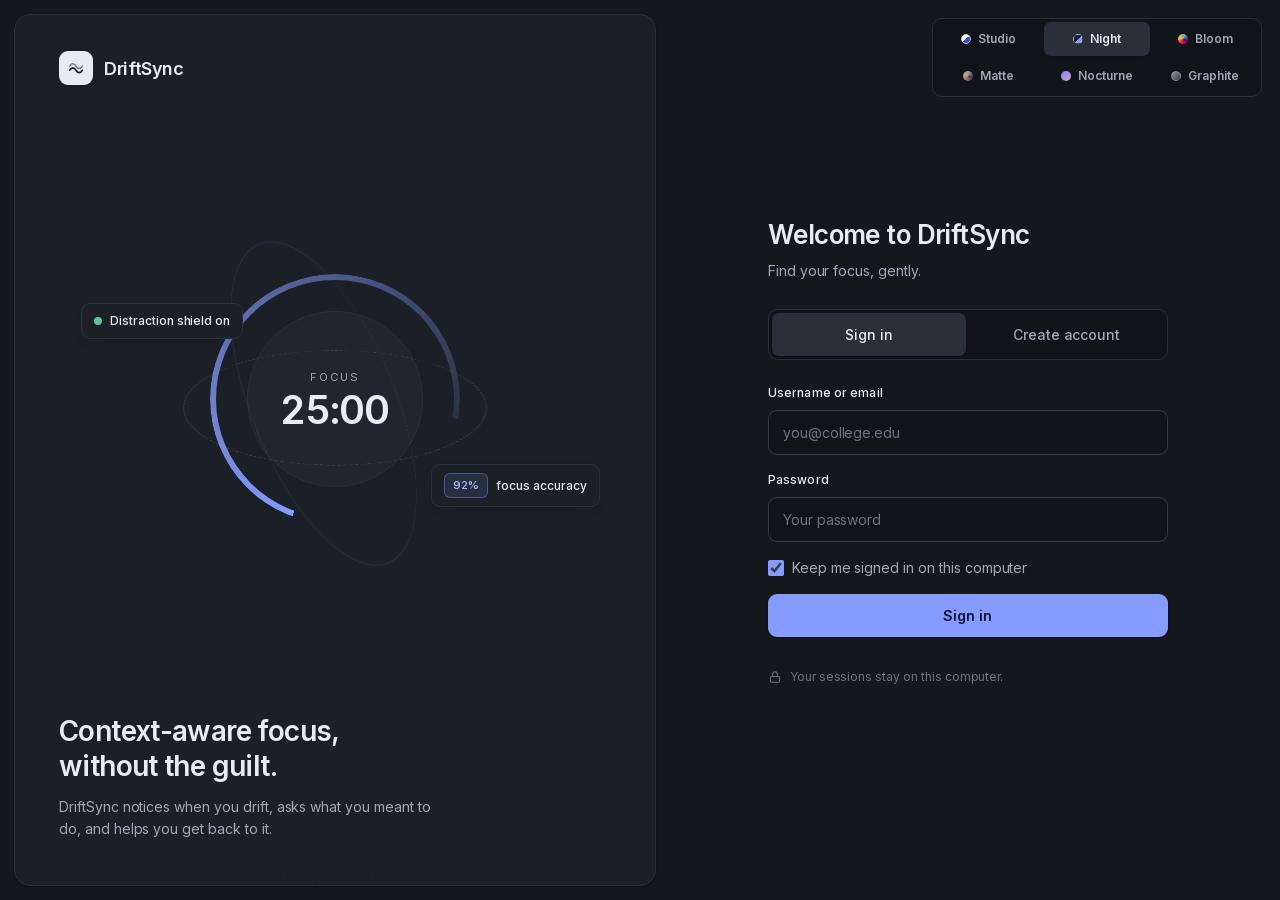
<file: login.html>
<!DOCTYPE html>
<html lang="en">
<head>
    <meta charset="UTF-8">
    <meta name="viewport" content="width=device-width, initial-scale=1.0">
    <title>DriftSync - Sign In</title>
    <link rel="stylesheet" href="tailwind.css">
    <link rel="stylesheet" href="theme.css">
    <script src="ui.js"></script>
</head>
<body class="ds login-page">

            <div class="theme-switch floating" role="group" aria-label="Theme">
            <button type="button" data-theme-set="studio" title="Studio theme"><span class="sw studio"></span><span class="sw-label">Studio</span></button>
            <button type="button" data-theme-set="studio-night" title="Studio Night theme"><span class="sw studio-night"></span><span class="sw-label">Night</span></button>
            <button type="button" data-theme-set="bloom" title="Bloom theme"><span class="sw bloom"></span><span class="sw-label">Bloom</span></button>
            <button type="button" data-theme-set="matte" title="Matte theme"><span class="sw matte"></span><span class="sw-label">Matte</span></button>

            <button type="button" data-theme-set="nocturne" title="Nocturne theme"><span class="sw noct"></span><span class="sw-label">Nocturne</span></button>
            <button type="button" data-theme-set="graphite" title="Graphite theme"><span class="sw graph"></span><span class="sw-label">Graphite</span></button>
        </div>
    <div class="login-shell">
        <!-- Left: product showcase -->
        <section class="login-hero" aria-hidden="true">
            <div class="wordmark"><span class="brand-mark"><svg viewBox="0 0 24 24" fill="none" stroke="currentColor" stroke-width="2.2" stroke-linecap="round"><path d="M3.5 15c2.6-4.2 5.9-4.2 8.5 0s5.9 4.2 8.5 0"/><path d="M3.5 9.5c2.6-4.2 5.9-4.2 8.5 0s5.9 4.2 8.5 0" opacity=".55"/></svg></span><span class="wordmark-text">DriftSync</span></div>

            <div class="hero-visual">
                <div class="hero-ring r1"></div>
                <div class="hero-ring r2"></div>
                <div class="hero-ring r3"></div>
                <div class="hero-core">
                    <div class="text-[11px] tracking-[.18em] uppercase muted">Focus</div>
                    <div class="serif text-[40px] leading-none mt-1 tnum">25:00</div>
                </div>
                <div class="hero-chip c1"><span class="pulse-dot"></span> Distraction shield on</div>
                <div class="hero-chip c2"><span class="tag">92%</span> focus accuracy</div>
            </div>

            <div>
                <h2 class="serif text-[28px] leading-tight font-semibold">Context-aware focus,<br><span class="text-grad">without the guilt.</span></h2>
                <p class="muted mt-3 max-w-[380px] leading-relaxed">DriftSync notices when you drift, asks what you meant to do, and helps you get back to it.</p>
            </div>
        </section>

        <!-- Right: sign in -->
        <section class="login-form">
            <div class="w-full max-w-[400px] fade-up">
                <div class="mb-7">
                    <h1 class="serif text-[26px] font-semibold">Welcome to DriftSync</h1>
                    <p class="muted mt-1.5">Find your focus, gently.</p>
                </div>

                <div class="tabs mb-6">
                    <button id="tabLogin" type="button" onclick="switchTab('login')" class="tab-active">Sign in</button>
                    <button id="tabRegister" type="button" onclick="switchTab('register')">Create account</button>
                </div>

                <div id="alertBox" class="hidden mb-5"></div>

                <form id="loginForm" onsubmit="handleLogin(event)" class="space-y-4 swap-in">
                    <div>
                        <label class="label" for="loginIdentifier">Username or email</label>
                        <input id="loginIdentifier" type="text" required autocomplete="username" placeholder="you@college.edu" class="input">
                    </div>
                    <div>
                        <label class="label" for="loginPassword">Password</label>
                        <input id="loginPassword" type="password" required autocomplete="current-password" placeholder="Your password" class="input">
                    </div>
                    <label class="flex items-center gap-2 text-sm muted cursor-pointer select-none">
                        <input id="rememberMe" type="checkbox" checked style="width:16px;height:16px;accent-color:var(--teal);">
                        Keep me signed in on this computer
                    </label>
                    <button type="submit" class="btn btn-primary btn-block mt-2">Sign in</button>
                </form>

                <form id="registerForm" onsubmit="handleRegister(event)" class="space-y-4 hidden swap-in">
                    <div>
                        <label class="label" for="regUsername">Username</label>
                        <input id="regUsername" type="text" required autocomplete="username" placeholder="Pick a username" class="input">
                    </div>
                    <div>
                        <label class="label" for="regEmail">Email <span class="hint">(optional)</span></label>
                        <input id="regEmail" type="email" autocomplete="email" placeholder="name@domain.com" class="input">
                    </div>
                    <div class="grid grid-cols-2 gap-3">
                        <div>
                            <label class="label" for="regPassword">Password</label>
                            <input id="regPassword" type="password" required autocomplete="new-password" placeholder="6+ characters" class="input">
                        </div>
                        <div>
                            <label class="label" for="regConfirmPassword">Confirm</label>
                            <input id="regConfirmPassword" type="password" required autocomplete="new-password" placeholder="Repeat it" class="input">
                        </div>
                    </div>
                    <button type="submit" class="btn btn-primary btn-block mt-2">Create account</button>
                </form>

                <p class="text-xs faint mt-8 flex items-center gap-2">
                    <svg width="14" height="14" viewBox="0 0 24 24" fill="none" stroke="currentColor" stroke-width="1.8" stroke-linecap="round"><rect x="4" y="11" width="16" height="10" rx="2"/><path d="M8 11V7a4 4 0 0 1 8 0v4"/></svg>
                    Your sessions stay on this computer.
                </p>
            </div>
        </section>
    </div>

    <script>
        let currentTab = 'login';

        function switchTab(tab) {
            currentTab = tab;
            hideAlert();
            const isLogin = tab === 'login';
            document.getElementById('tabLogin').classList.toggle('tab-active', isLogin);
            document.getElementById('tabRegister').classList.toggle('tab-active', !isLogin);
            document.getElementById('loginForm').classList.toggle('hidden', !isLogin);
            document.getElementById('registerForm').classList.toggle('hidden', isLogin);
        }

        function showAlert(msg, isSuccess) {
            const alertBox = document.getElementById('alertBox');
            alertBox.innerText = msg;
            alertBox.className = `alert ${isSuccess ? 'alert-ok' : 'alert-err'} mb-5`;
        }

        function hideAlert() {
            document.getElementById('alertBox').className = 'hidden mb-5';
        }

        // "Keep me signed in": skip this page when a saved sign-in exists (signing out clears it)
        let autoTried = false;
        async function tryAutoLogin() {
            if (autoTried || !window.pywebview || !window.pywebview.api) return;
            autoTried = true;
            try {
                const res = await window.pywebview.api.auto_login();
                if (res && res.success) window.location.replace('setup.html');
            } catch (e) { autoTried = false; }   // bridge not fully ready yet: pywebviewready tries again
        }
        window.addEventListener('pywebviewready', tryAutoLogin);
        setTimeout(tryAutoLogin, 300);

        async function handleLogin(event) {
            event.preventDefault();
            hideAlert();
            const identifier = document.getElementById('loginIdentifier').value;
            const password = document.getElementById('loginPassword').value;
            try {
                const remember = document.getElementById('rememberMe').checked;
                const res = await window.pywebview.api.login_user(identifier, password, remember);
                if (res.success) {
                    showAlert("Welcome back. Taking you in…", true);
                    setTimeout(() => (window.dsGo || (u => { window.location.href = u; }))('setup.html'), 500);
                } else {
                    showAlert(res.message, false);
                }
            } catch (err) {
                showAlert("Couldn't reach the app backend.", false);
            }
        }

        async function handleRegister(event) {
            event.preventDefault();
            hideAlert();
            const username = document.getElementById('regUsername').value;
            const email = document.getElementById('regEmail').value;
            const password = document.getElementById('regPassword').value;
            const confirmPassword = document.getElementById('regConfirmPassword').value;
            if (password !== confirmPassword) {
                showAlert("Passwords don't match.", false);
                return;
            }
            try {
                const res = await window.pywebview.api.register_user(username, email, password, confirmPassword);
                if (res.success) {
                    document.getElementById('loginIdentifier').value = username;
                    switchTab('login');                 // switch first, then show the message (switching clears alerts)
                    showAlert(res.message, true);
                    document.getElementById('loginPassword').focus();
                } else {
                    showAlert(res.message, false);
                }
            } catch (err) {
                showAlert("Couldn't reach the app backend.", false);
            }
        }
    </script>
</body>
</html>
</file>
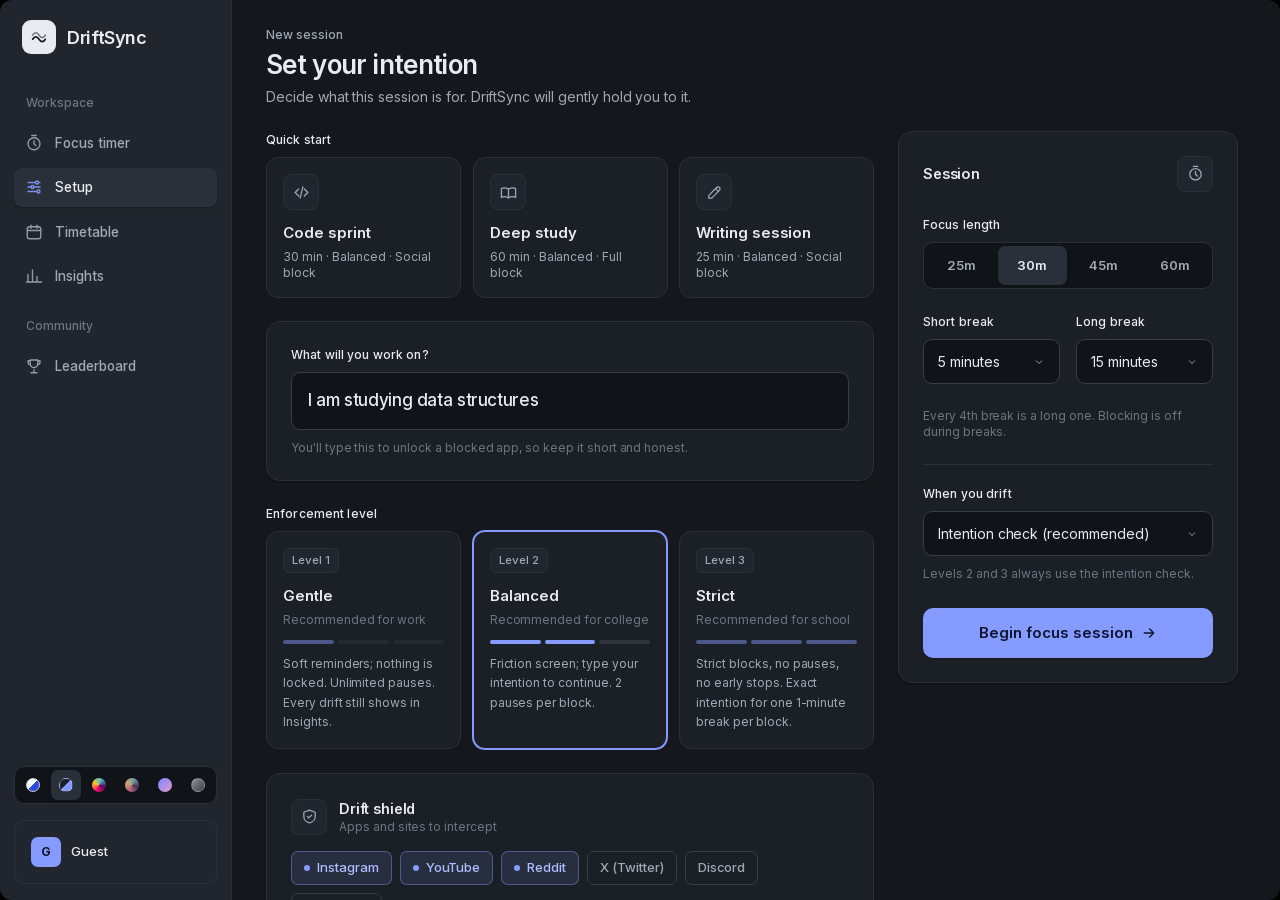
<file: setup.html>
<!DOCTYPE html>
<html lang="en">
<head>
    <meta charset="UTF-8">
    <meta name="viewport" content="width=device-width, initial-scale=1.0">
    <title>DriftSync - Setup</title>
    <link rel="stylesheet" href="tailwind.css">
    <link rel="stylesheet" href="theme.css">
    <script src="dialog.js"></script>
    <script src="ui.js"></script>
</head>
<body class="ds">
<div class="app-layout">
    <nav class="side-nav" aria-label="Main">
        <a href="setup.html" class="wordmark"><span class="brand-mark"><svg viewBox="0 0 24 24" fill="none" stroke="currentColor" stroke-width="2.2" stroke-linecap="round"><path d="M3.5 15c2.6-4.2 5.9-4.2 8.5 0s5.9 4.2 8.5 0"/><path d="M3.5 9.5c2.6-4.2 5.9-4.2 8.5 0s5.9 4.2 8.5 0" opacity=".55"/></svg></span><span class="wordmark-text">DriftSync</span></a>
        <div class="nav-group">Workspace</div>
        <a href="index.html" class="nav-item">
            <svg viewBox="0 0 24 24" fill="none" stroke="currentColor" stroke-width="1.8" stroke-linecap="round" stroke-linejoin="round"><circle cx="12" cy="13" r="8"/><path d="M12 9v4l2.5 2.5M9 2h6"/></svg>
            <span class="nav-label">Focus timer</span>
        </a>
        <a href="setup.html" class="nav-item is-active" aria-current="page">
            <svg viewBox="0 0 24 24" fill="none" stroke="currentColor" stroke-width="1.8" stroke-linecap="round"><path d="M4 6h10M18 6h2M4 12h4M12 12h8M4 18h12"/><circle cx="16" cy="6" r="2"/><circle cx="10" cy="12" r="2"/><circle cx="18" cy="18" r="2"/></svg>
            <span class="nav-label">Setup</span>
        </a>
        <a href="timetable.html" class="nav-item">
            <svg viewBox="0 0 24 24" fill="none" stroke="currentColor" stroke-width="1.8" stroke-linecap="round"><rect x="3" y="5" width="18" height="16" rx="3"/><path d="M3 10h18M8 3v4M16 3v4"/></svg>
            <span class="nav-label">Timetable</span>
        </a>
        <a href="insights.html" class="nav-item">
            <svg viewBox="0 0 24 24" fill="none" stroke="currentColor" stroke-width="1.8" stroke-linecap="round"><path d="M4 20V10M10 20V4M16 20v-7M22 20H2"/></svg>
            <span class="nav-label">Insights</span>
        </a>
        <div class="nav-group">Community</div>
        <a href="leaderboard.html" class="nav-item">
            <svg viewBox="0 0 24 24" fill="none" stroke="currentColor" stroke-width="1.8" stroke-linecap="round" stroke-linejoin="round"><path d="M8 21h8M12 17v4M7 4h10v5a5 5 0 0 1-10 0V4z"/><path d="M17 5h3v2a3 3 0 0 1-3 3M7 5H4v2a3 3 0 0 0 3 3"/></svg>
            <span class="nav-label">Leaderboard</span>
        </a>
        <div class="nav-spacer"></div>
        <div class="theme-switch" role="group" aria-label="Theme">
            <button type="button" data-theme-set="studio" title="Studio theme"><span class="sw studio"></span><span class="sw-label">Studio</span></button>
            <button type="button" data-theme-set="studio-night" title="Studio Night theme"><span class="sw studio-night"></span><span class="sw-label">Night</span></button>
            <button type="button" data-theme-set="bloom" title="Bloom theme"><span class="sw bloom"></span><span class="sw-label">Bloom</span></button>
            <button type="button" data-theme-set="matte" title="Matte theme"><span class="sw matte"></span><span class="sw-label">Matte</span></button>

            <button type="button" data-theme-set="nocturne" title="Nocturne theme"><span class="sw noct"></span><span class="sw-label">Nocturne</span></button>
            <button type="button" data-theme-set="graphite" title="Graphite theme"><span class="sw graph"></span><span class="sw-label">Graphite</span></button>
        </div>
        <div class="nav-user">
            <span id="userBadge" class="user-chip"><span class="avatar">G</span><span>Guest</span></span>
            <button type="button" onclick="logout()" class="btn btn-ghost btn-icon" style="width:36px;height:36px;border-radius:11px" title="Log out" aria-label="Log out">
                <svg width="17" height="17" viewBox="0 0 24 24" fill="none" stroke="currentColor" stroke-width="1.8" stroke-linecap="round"><path d="M15 4h3a2 2 0 0 1 2 2v12a2 2 0 0 1-2 2h-3M10 16l-4-4 4-4M6 12h10"/></svg>
            </button>
        </div>
    </nav>

    <div class="app-main">
    <div class="page">

    <header class="page-head">
        <div>
            <div class="eyebrow">New session</div>
            <h1 class="page-title">Set your <span class="text-grad">intention</span></h1>
            <p class="page-sub">Decide what this session is for. DriftSync will gently hold you to it.</p>
        </div>
        <span id="demoBadge" class="tag tag-sand hidden" title="DEMO_MODE=1 in .env">Demo mode</span>
    </header>

    <main class="grid grid-cols-1 lg:grid-cols-[minmax(0,1fr)_340px] gap-6 flex-1">

        <div class="space-y-6 stagger min-w-0">

            <section>
                <div class="label">Quick start</div>
                <div class="grid grid-cols-3 gap-3">
                    <button type="button" onclick="applyPreset('code')" class="option-card" data-tilt="5">
                        <span class="icon-tile mb-3"><svg viewBox="0 0 24 24" fill="none" stroke="currentColor" stroke-width="1.8" stroke-linecap="round" stroke-linejoin="round"><path d="M8 7l-5 5 5 5M16 7l5 5-5 5M14 4l-4 16"/></svg></span>
                        <div class="font-semibold text-[15px]">Code sprint</div>
                        <div class="text-xs muted mt-1">30 min · Balanced · Social block</div>
                    </button>
                    <button type="button" onclick="applyPreset('study')" class="option-card" data-tilt="5">
                        <span class="icon-tile mb-3"><svg viewBox="0 0 24 24" fill="none" stroke="currentColor" stroke-width="1.8" stroke-linecap="round" stroke-linejoin="round"><path d="M2 6.5C4.5 5 8 5 12 7c4-2 7.5-2 10-.5V19c-2.5-1.5-6-1.5-10 .5-4-2-7.5-2-10-.5z"/><path d="M12 7v12.5"/></svg></span>
                        <div class="font-semibold text-[15px]">Deep study</div>
                        <div class="text-xs muted mt-1">60 min · Balanced · Full block</div>
                    </button>
                    <button type="button" onclick="applyPreset('writing')" class="option-card" data-tilt="5">
                        <span class="icon-tile mb-3"><svg viewBox="0 0 24 24" fill="none" stroke="currentColor" stroke-width="1.8" stroke-linecap="round" stroke-linejoin="round"><path d="M4 20h4L19 9a2.8 2.8 0 0 0-4-4L4 16z"/><path d="M13.5 6.5l4 4"/></svg></span>
                        <div class="font-semibold text-[15px]">Writing session</div>
                        <div class="text-xs muted mt-1">25 min · Balanced · Social block</div>
                    </button>
                </div>
            </section>

            <section class="card card-glow p-6">
                <label class="label" for="aimInput">What will you work on?</label>
                <input id="aimInput" type="text" placeholder="e.g. Solve 2 LeetCode binary tree problems" value="I am studying data structures"
                       class="input input-lg serif">
                <p class="text-xs faint mt-2.5">You'll type this to unlock a blocked app, so keep it short and honest.</p>
            </section>

            <section>
                <div class="label">Enforcement level</div>
                <div class="grid grid-cols-3 gap-3">
                    <div id="mode-corporate" onclick="selectMode('Corporate', '1')" class="option-card has-tag">
                        <span class="tag tag-quiet">Level 1</span>
                        <div class="font-semibold text-[15px] mt-3">Gentle</div>
                        <div class="text-xs faint mt-1">Recommended for work</div>
                        <div class="meter l1"><i></i><i></i><i></i></div>
                        <p class="text-xs muted leading-relaxed">Soft reminders; nothing is locked. Unlimited pauses. Every drift still shows in Insights.</p>
                    </div>
                    <div id="mode-college" onclick="selectMode('College', '2')" class="option-card has-tag is-selected">
                        <span class="tag tag-quiet">Level 2</span>
                        <div class="font-semibold text-[15px] mt-3">Balanced</div>
                        <div class="text-xs faint mt-1">Recommended for college</div>
                        <div class="meter l2"><i></i><i></i><i></i></div>
                        <p class="text-xs muted leading-relaxed">Friction screen; type your intention to continue. 2 pauses per block.</p>
                    </div>
                    <div id="mode-school" onclick="selectMode('School', '3')" class="option-card has-tag">
                        <span class="tag tag-quiet">Level 3</span>
                        <div class="font-semibold text-[15px] mt-3">Strict</div>
                        <div class="text-xs faint mt-1">Recommended for school</div>
                        <div class="meter l3"><i></i><i></i><i></i></div>
                        <p class="text-xs muted leading-relaxed">Strict blocks, no pauses, no early stops. Exact intention for one 1-minute break per block.</p>
                    </div>
                </div>
            </section>

            <section class="card p-6">
                <div class="card-head mb-4">
                    <div class="flex items-center gap-3">
                        <span class="icon-tile"><svg viewBox="0 0 24 24" fill="none" stroke="currentColor" stroke-width="1.8" stroke-linecap="round" stroke-linejoin="round"><path d="M12 3l8 3v6c0 4.5-3.4 8.3-8 9-4.6-.7-8-4.5-8-9V6z"/><path d="M9 12l2 2 4-4"/></svg></span>
                        <div>
                            <div class="card-title">Drift shield</div>
                            <div class="text-xs faint">Apps and sites to intercept</div>
                        </div>
                    </div>
                </div>
                <div class="flex flex-wrap gap-2 mb-4">
                    <button type="button" onclick="toggleBadge(this)" class="badge-item chip badge-active">Instagram</button>
                    <button type="button" onclick="toggleBadge(this)" class="badge-item chip badge-active">YouTube</button>
                    <button type="button" onclick="toggleBadge(this)" class="badge-item chip badge-active">Reddit</button>
                    <button type="button" onclick="toggleBadge(this)" class="badge-item chip">X (Twitter)</button>
                    <button type="button" onclick="toggleBadge(this)" class="badge-item chip">Discord</button>
                    <button type="button" onclick="toggleBadge(this)" class="badge-item chip">WhatsApp</button>
                </div>
                <input id="customAppInput" type="text" placeholder="Add your own, comma separated: netflix.com, Spotify"
                       class="input">

                <label class="flex items-start justify-between gap-4 mt-5 pt-5 divider cursor-pointer">
                    <span>
                        <span class="block text-sm font-semibold">Smart YouTube</span>
                        <span class="block text-xs muted mt-1 max-w-[440px] leading-relaxed">AI reads the video title. Videos related to your intention play normally; Shorts and off-topic videos are blocked. Searching is allowed for a short while.</span>
                    </span>
                    <span class="switch mt-0.5"><input id="smartYouTubeToggle" type="checkbox" checked><span class="slider"></span></span>
                </label>

                <label class="flex items-start justify-between gap-4 mt-5 pt-5 divider cursor-pointer">
                    <span>
                        <span class="block text-sm font-semibold">Desk check <span class="faint font-normal">· webcam</span></span>
                        <span class="block text-xs muted mt-1 max-w-[440px] leading-relaxed">Checks that you're at your desk during focus blocks. If you're away longer than your allowed time, the timer pauses and an alarm rings until you're back. Runs on this computer only; no photos are saved or sent.</span>
                    </span>
                    <span class="switch mt-0.5"><input id="deskCheckToggle" type="checkbox" onchange="onDeskToggle(this)"><span class="slider"></span></span>
                </label>
                <div class="flex items-center justify-between gap-4 mt-4">
                    <label for="deskAwaySelect" class="text-sm">
                        <span class="block font-semibold">Allowed time away</span>
                        <span class="block text-xs muted mt-1">How long you can leave your desk before the timer pauses and the alarm rings.</span>
                    </label>
                    <select id="deskAwaySelect" class="select" style="width:auto; min-width:140px;" onchange="updateDeskAwayText()">
                        <option value="10" selected>10 seconds</option>
                        <option value="20">20 seconds</option>
                        <option value="30">30 seconds</option>
                        <option value="60">1 minute</option>
                        <option value="120">2 minutes</option>
                        <option value="300">5 minutes</option>
                    </select>
                </div>
                <div class="flex items-center gap-3 mt-4">
                    <button type="button" id="deskTestBtn" onclick="toggleDeskPreview()" class="btn btn-secondary">Test camera</button>
                    <span id="deskTestStatus" class="text-xs muted"></span>
                </div>
                <div id="deskPreviewWrap" class="hidden mt-3 swap-in">
                    <img id="deskPreview" alt="Camera preview" class="rounded-2xl w-full max-w-[320px] bg-black/80" style="aspect-ratio: 4 / 3; object-fit: cover; border:1px solid var(--line-2)">
                    <p id="deskAwayText" class="text-xs faint mt-2">Away for 10 seconds: the timer pauses and the alarm rings until you're back.</p>
                </div>
            </section>

            <section class="card p-6">
                <div class="flex items-center gap-3 mb-5">
                    <span class="icon-tile"><svg viewBox="0 0 24 24" fill="none" stroke="currentColor" stroke-width="1.8" stroke-linecap="round" stroke-linejoin="round"><circle cx="12" cy="12" r="9"/><path d="M12 3a9 9 0 0 0 0 18z" fill="currentColor" opacity=".35"/></svg></span>
                    <div>
                        <div class="card-title">Appearance</div>
                        <div class="text-xs faint">Saved on this computer</div>
                    </div>
                </div>
                <div class="label">Theme</div>
                <div class="theme-switch" role="group" aria-label="Theme" style="max-width:320px">
                    <button type="button" data-theme-set="studio" title="Studio theme"><span class="sw studio"></span><span class="sw-label">Studio</span></button>
                    <button type="button" data-theme-set="studio-night" title="Studio Night theme"><span class="sw studio-night"></span><span class="sw-label">Night</span></button>
                    <button type="button" data-theme-set="bloom" title="Bloom theme"><span class="sw bloom"></span><span class="sw-label">Bloom</span></button>
            <button type="button" data-theme-set="matte" title="Matte theme"><span class="sw matte"></span><span class="sw-label">Matte</span></button>

                    <button type="button" data-theme-set="nocturne"><span class="sw noct"></span><span class="sw-label">Nocturne</span></button>
                    <button type="button" data-theme-set="graphite"><span class="sw graph"></span><span class="sw-label">Graphite</span></button>
                </div>
                <div class="label mt-4">Page transition <span class="hint">· click one to preview it</span></div>
                <div class="seg grid-cols-4" role="group" aria-label="Page transition">
                    <button type="button" data-transition-set="fade" title="A plain crossfade">Fade</button>
                    <button type="button" data-transition-set="slide" title="Slides sideways, following the sidebar order">Slide</button>
                    <button type="button" data-transition-set="depth" title="Zooms in from behind, in 3D">Depth</button>
                    <button type="button" data-transition-set="rise" title="Rises up out of a soft blur">Rise</button>
                </div>
            </section>
        </div>

        <aside class="lg:sticky lg:top-6 self-start w-full">
            <section class="card card-glow p-6 space-y-6 fade-up">
                <div class="card-head">
                    <span class="card-title">Session</span>
                    <span class="icon-tile"><svg viewBox="0 0 24 24" fill="none" stroke="currentColor" stroke-width="1.8" stroke-linecap="round" stroke-linejoin="round"><circle cx="12" cy="13" r="8"/><path d="M12 9v4l2.5 2.5M9 2h6"/></svg></span>
                </div>
                <div>
                    <div class="label">Focus length</div>
                    <div id="durationSeg" class="seg grid-cols-4">
                        <button type="button" onclick="setDuration(25, this)" class="dur-btn">25m</button>
                        <button type="button" onclick="setDuration(30, this)" class="dur-btn is-selected">30m</button>
                        <button type="button" onclick="setDuration(45, this)" class="dur-btn">45m</button>
                        <button type="button" onclick="setDuration(60, this)" class="dur-btn">60m</button>
                    </div>
                </div>

                <div class="grid grid-cols-2 gap-4">
                    <div>
                        <label class="label" for="shortBreakSelect">Short break</label>
                        <select id="shortBreakSelect" class="select">
                            <option value="5">5 minutes</option>
                            <option value="10">10 minutes</option>
                        </select>
                    </div>
                    <div>
                        <label class="label" for="longBreakSelect">Long break</label>
                        <select id="longBreakSelect" class="select">
                            <option value="15">15 minutes</option>
                            <option value="20">20 minutes</option>
                            <option value="30">30 minutes</option>
                        </select>
                    </div>
                </div>
                <p class="text-xs faint -mt-3">Every 4th break is a long one. Blocking is off during breaks.</p>

                <div class="divider pt-5">
                    <label class="label" for="frictionStyleSelect">When you drift</label>
                    <div class="flex gap-2 items-center">
                        <select id="frictionStyleSelect" class="select" onchange="updateStyleTest()">
                            <option value="fullscreen">Intention check (recommended)</option>
                            <option value="banner" disabled>Notification (Level 1 only)</option>
                            <option value="chime" disabled>Sound only (Level 1 only)</option>
                        </select>
                        <button type="button" id="styleTestBtn" onclick="testSoftReminder()" class="btn btn-secondary btn-sm hidden" title="Try it before you start">Test</button>
                    </div>
                    <p id="frictionStyleHint" class="text-xs faint mt-2 leading-relaxed">Levels 2 and 3 always use the intention check.</p>
                    <p id="styleTestResult" class="text-xs mt-2 hidden"></p>
                </div>

                <button onclick="launchSession()" class="btn btn-primary btn-lg btn-block">
                    Begin focus session
                    <svg width="16" height="16" viewBox="0 0 24 24" fill="none" stroke="currentColor" stroke-width="2.2" stroke-linecap="round" stroke-linejoin="round"><path d="M5 12h14M13 6l6 6-6 6"/></svg>
                </button>
            </section>
        </aside>
    </main>

    </div><!-- /page -->
    </div><!-- /app-main -->
</div><!-- /app-layout -->

    <script>
        let selectedMode = "College";
        let selectedStrictness = "2";
        let selectedDuration = 30;

        async function initUserBadge() {
            try {
                const user = await window.pywebview.api.get_current_user();
                if (user && user.username) {
                    document.getElementById('userBadge').innerHTML =
                        `<span class="avatar">${escapeHtml(user.username.charAt(0))}</span><span>${escapeHtml(user.username)}</span>`;
                }
            } catch(e){}
        }

        function escapeHtml(text) {
            return String(text ?? '').replace(/&/g, "&amp;").replace(/</g, "&lt;").replace(/>/g, "&gt;").replace(/"/g, "&quot;");
        }

        async function logout() {
            try { await window.pywebview.api.logout_user(); } catch(e){}
            (window.dsGo || (u => { window.location.href = u; }))('login.html');
        }

        const LEVEL_CARDS = { "1": "mode-corporate", "2": "mode-college", "3": "mode-school" };
        const LEVEL_NAMES = { "1": "Corporate", "2": "College", "3": "School" };

        function selectMode(mode, level) {
            level = String(level).replace('-', '');
            if (!LEVEL_CARDS[level]) level = "2";
            selectedMode = LEVEL_NAMES[level] || mode;
            selectedStrictness = level;
            Object.entries(LEVEL_CARDS).forEach(([lvl, id]) => {
                const card = document.getElementById(id);
                card.classList.toggle('is-selected', lvl === level);
                card.querySelector('.tag').classList.toggle('tag-quiet', lvl !== level);
            });
            // Banner and chime don't block anything, so only Level 1 offers them
            const select = document.getElementById('frictionStyleSelect');
            const soft = level === "1";
            // Level 1 reminds with a notification (or a sound) and never pops up; Levels 2 and 3 always pop up
            const full = select.querySelector('option[value="fullscreen"]');
            full.disabled = soft;
            full.textContent = soft ? "Intention check (Levels 2 and 3)" : "Intention check (recommended)";
            select.querySelector('option[value="banner"]').textContent = soft ? "Notification (recommended)" : "Notification (Level 1 only)";
            select.querySelector('option[value="chime"]').textContent = soft ? "Sound only" : "Sound only (Level 1 only)";
            select.querySelectorAll('option[value="banner"], option[value="chime"]').forEach(o => { o.disabled = !soft; });
            if (!soft) select.value = "fullscreen";
            else if (select.value === "fullscreen") select.value = "banner";
            document.getElementById('frictionStyleHint').textContent = soft
                ? "A notification reminds you every minute while you stay on a drift app. No popup, nothing is locked. After 3 ignored reminders they also play a sound."
                : "Levels 2 and 3 always use the intention check.";
            updateStyleTest();
        }

        // Level 1 banner/chime: a "Test" button so you know it works before the session starts
        function updateStyleTest() {
            const style = document.getElementById('frictionStyleSelect').value;
            document.getElementById('styleTestBtn').classList.toggle('hidden', !(style === 'banner' || style === 'chime'));
            document.getElementById('styleTestResult').classList.add('hidden');
        }

        async function testSoftReminder() {
            const style = document.getElementById('frictionStyleSelect').value;
            const out = document.getElementById('styleTestResult');
            // Windows: if notifications are off, offer to switch them on right here (no trip to Settings)
            if (style === 'banner') await dsPermissions.ensureNotifications(true);
            let res = null;
            try { res = await window.pywebview.api.test_soft_reminder(style); } catch (e) {}
            out.classList.remove('hidden');
            if (!res || !res.success) {
                out.className = 'text-xs mt-2 text-coral';
                out.textContent = style === 'banner'
                    ? "Notifications aren't available on this computer, so DriftSync will play a sound instead."
                    : "Couldn't play a sound on this computer. Try Notification instead.";
                return;
            }
            out.className = 'text-xs mt-2 muted';
            if (style === 'chime') {
                out.textContent = "Did you hear it? If not, check your volume. This sound plays when you drift.";
            } else {
                out.innerHTML = 'A notification should appear in the corner of your screen. Didn\'t see it? '
                    + (res.isMac ? 'Allow notifications for <b>Script Editor</b>'
                       : res.isWindows ? 'Do not disturb / Focus may be on (click the clock, bottom right). Or allow <b>Windows PowerShell</b>'
                       : 'Turn on notifications')
                    + (res.canOpenSettings ? ' in <a href="#" onclick="openNotifSettings(event)" class="text-sand underline">Notification settings</a>.' : '.');
            }
        }

        async function openNotifSettings(e) {
            e.preventDefault();
            try { await window.pywebview.api.open_notification_settings(); } catch (err) {}
        }

        function setDuration(mins, btnElement) {
            selectedDuration = mins;
            document.querySelectorAll('.dur-btn').forEach(el => el.classList.toggle('is-selected', el === btnElement));
        }

        function toggleBadge(btnElement) {
            btnElement.classList.toggle('badge-active');
        }

        // Presets set the blocklist their card promises
        const SOCIAL = ["Instagram", "YouTube", "Reddit", "X (Twitter)"];
        const EVERYTHING = ["Instagram", "YouTube", "Reddit", "X (Twitter)", "Discord", "WhatsApp"];
        function setBadges(names) {
            document.querySelectorAll('.badge-item').forEach(b => {
                b.classList.toggle('badge-active', names.includes(b.innerText.trim()));
            });
        }

        function applyPreset(preset) {
            const aimInput = document.getElementById('aimInput');
            const durBtn = mins => Array.from(document.querySelectorAll('.dur-btn')).find(b => b.innerText.trim() === `${mins}m`);
            if (preset === 'code') {
                aimInput.value = "Coding & Algorithmic Problem Solving";
                selectMode('College', '2');
                setDuration(30, durBtn(30));
                setBadges(SOCIAL);
            } else if (preset === 'study') {
                aimInput.value = "Deep Academic Study & Note Taking";
                selectMode('College', '2');
                setDuration(60, durBtn(60));
                setBadges(EVERYTHING);
            } else if (preset === 'writing') {
                aimInput.value = "Drafting Chapter & Documentation";
                selectMode('College', '2');
                setDuration(25, durBtn(25));
                setBadges(SOCIAL);
            }
        }

        async function launchSession() {
            if (!(await sessionWarnings())) return;
            const activeBadges = Array.from(document.querySelectorAll('.badge-active')).map(b => b.innerText.trim());
            // "netflix.com, hulu.com" becomes two entries instead of one that never matches
            document.getElementById('customAppInput').value.split(',')
                .map(x => x.trim()).filter(Boolean)
                .forEach(x => { if (!activeBadges.includes(x)) activeBadges.push(x); });

            const sessionConfig = {
                goal: document.getElementById('aimInput').value.trim() || "Deep Work Session",
                mode: selectedMode,
                strictness: selectedStrictness,
                duration: parseFloat(selectedDuration),
                shortBreak: parseFloat(document.getElementById('shortBreakSelect').value),
                longBreak: parseFloat(document.getElementById('longBreakSelect').value),
                smartYouTube: document.getElementById('smartYouTubeToggle').checked,
                deskCheck: document.getElementById('deskCheckToggle').checked,
                deskAwaySec: parseInt(document.getElementById('deskAwaySelect').value, 10),
                frictionStyle: document.getElementById('frictionStyleSelect').value,
                blocklist: activeBadges
            };

            stopDeskPreview();
            try {
                await window.pywebview.api.save_session_config(sessionConfig);
            } catch(e){}

            (window.dsGo || (u => { window.location.href = u; }))('index.html');
        }

        // Demo mode (DEMO_MODE=1 in .env): adds a 1-minute focus block and 30-second / 1-minute breaks
        function deskAwayLabel() {
            const sel = document.getElementById('deskAwaySelect');
            return sel.options[sel.selectedIndex].text;
        }
        function updateDeskAwayText() {
            document.getElementById('deskAwayText').textContent =
                `Away for ${deskAwayLabel()}: the timer pauses and the alarm rings until you're back.`;
        }

        let demoApplied = false;
        async function applyDemoMode() {
            if (demoApplied) return;
            let cfg = null;
            try { cfg = await window.pywebview.api.get_session_config(); } catch (e) { return; }
            demoApplied = true;
            if (cfg && typeof cfg.smartYouTube === 'boolean') document.getElementById('smartYouTubeToggle').checked = cfg.smartYouTube;
            if (cfg && typeof cfg.deskCheck === 'boolean') document.getElementById('deskCheckToggle').checked = cfg.deskCheck;
            if (cfg && cfg.deskAwaySec) {
                const awayOpt = document.querySelector(`#deskAwaySelect option[value="${cfg.deskAwaySec}"]`);
                if (awayOpt) document.getElementById('deskAwaySelect').value = String(cfg.deskAwaySec);
                updateDeskAwayText();
            }
            if (cfg && cfg.strictness) selectMode(cfg.mode, cfg.strictness);   // reopen Setup on the level you used last
            if (cfg && cfg.frictionStyle) {
                const opt = document.querySelector(`#frictionStyleSelect option[value="${cfg.frictionStyle}"]`);
                if (opt && !opt.disabled) document.getElementById('frictionStyleSelect').value = cfg.frictionStyle;
                updateStyleTest();
            }
            if (!cfg || !cfg.demoMode) return;
            document.getElementById('demoBadge').classList.remove('hidden');
            const seg = document.getElementById('durationSeg');
            seg.classList.replace('grid-cols-4', 'grid-cols-5');
            seg.insertAdjacentHTML('afterbegin', `<button type="button" onclick="setDuration(1, this)" class="dur-btn" title="Demo">1m</button>`);
            document.getElementById('shortBreakSelect').insertAdjacentHTML('afterbegin', `<option value="0.5">30 seconds</option>`);
            document.getElementById('longBreakSelect').insertAdjacentHTML('afterbegin', `<option value="1">1 minute</option>`);
            document.getElementById('shortBreakSelect').value = "0.5";
            document.getElementById('longBreakSelect').value = "1";
            setDuration(1, seg.querySelector('.dur-btn'));
        }

        // Warnings before a session starts: empty blocklist, very long focus block
        async function sessionWarnings() {
            const anyBlocked = document.querySelectorAll('.badge-active').length > 0
                || document.getElementById('customAppInput').value.split(',').some(x => x.trim());
            if (!anyBlocked) {
                const go = await askUser({
                    title: "Your drift list is empty",
                    points: ["Nothing will be blocked during this session.", "Add apps like Instagram or YouTube above, or start anyway."],
                    ok: "Start anyway", cancel: "Go back",
                });
                if (!go) return false;
            }
            if (parseFloat(selectedDuration) >= 60) {
                const go = await askUser({
                    title: `Are you sure about ${selectedDuration} minutes?`,
                    points: ["Long focus blocks are hard to sustain. Most people focus best in 25 to 45 minute blocks with short breaks.",
                             "You can still pick a shorter block."],
                    ok: "Yes, I'm sure", cancel: "Pick shorter",
                });
                if (!go) return false;
            }
            return true;
        }

        // Desk check camera test: the camera stays on only while this keeps asking for frames
        let deskPreviewTimer = null;
        let deskPreviewStopAt = 0;
        // Turning Desk check on asks for the camera right away (the system's own OK / Cancel prompt)
        let cameraAllowed = false;
        async function askForCamera() {
            if (cameraAllowed) return true;
            const status = document.getElementById('deskTestStatus');
            // macOS: the system's own prompt. Windows: an in-app message that explains and opens the one switch.
            cameraAllowed = await dsPermissions.ensureCamera(t => { status.innerText = t; });
            return cameraAllowed;
        }

        async function onDeskToggle(box) {
            if (!box.checked) return;
            box.disabled = true;
            const ok = await deskWarnings() && await askForCamera();
            box.disabled = false;
            if (!ok) {
                box.checked = false;
                // Camera refused: suggest Level 1, which needs no camera
                if (selectedStrictness !== "1" && await dsPermissions.offerLevel1("Without the camera the desk check can't run.")) {
                    selectMode("Corporate", "1");
                }
            }
        }

        // Warnings before Desk check turns on: what it does (first time only) and battery (whenever unplugged)
        async function deskWarnings() {
            const api = window.pywebview.api;
            let seen = false;
            try { seen = !!(await api.get_pref("deskIntroSeen")); } catch (e) {}
            const pinfo = await dsPermissions.info();
            const loud = pinfo.os === "windows"
                ? (pinfo.canRaiseVolume ? "a loud alarm rings and your PC is unmuted and turned up to 100% until you're back (then put back)."
                                        : "a loud alarm rings until you're back (keep your PC's sound on).")
                : "a loud alarm rings and your Mac's volume is turned up to 100% until you're back.";
            if (!seen) {
                const yes = await askUser({
                    title: "Before you turn on Desk check",
                    points: [
                        "Privacy: your camera stays on during focus blocks and its light will be on. Nothing is recorded, saved or sent anywhere.",
                        "Loud alarm: if you leave your desk for longer than your allowed time away (" + deskAwayLabel() + "), " + loud + " Use headphones or warn people nearby.",
                    ],
                    ok: "Turn on", cancel: "Cancel",
                });
                if (!yes) return false;
                try { await api.set_pref("deskIntroSeen", true); } catch (e) {}
            }
            let power = null;
            try { power = await api.get_power_state(); } catch (e) {}
            if (power && power.onBattery) {
                return askUser({
                    title: "You're on battery",
                    points: [
                        "Desk check uses the camera for the whole focus block and can drain your battery faster.",
                        "We recommend plugging in while you use it.",
                    ],
                    ok: "Turn on anyway", cancel: "Cancel",
                });
            }
            return true;
        }

        async function toggleDeskPreview() {
            if (deskPreviewTimer) return stopDeskPreview();
            if (!(await askForCamera())) return;
            document.getElementById('deskPreviewWrap').classList.remove('hidden');
            document.getElementById('deskTestBtn').innerText = "Stop camera";
            document.getElementById('deskTestStatus').innerText = "Starting camera…";
            deskPreviewStopAt = Date.now() + 60000;   // turns itself off after a minute
            deskPreviewTimer = setInterval(updateDeskPreview, 1000 / 15);   // 15 frames a second
            updateDeskPreview();
        }

        function stopDeskPreview() {
            clearInterval(deskPreviewTimer);
            deskPreviewTimer = null;
            document.getElementById('deskPreviewWrap').classList.add('hidden');
            document.getElementById('deskPreview').removeAttribute('src');
            document.getElementById('deskTestBtn').innerText = "Test camera";
            document.getElementById('deskTestStatus').innerText = "";
        }

        let deskPreviewBusy = false;
        async function updateDeskPreview() {
            if (Date.now() > deskPreviewStopAt) return stopDeskPreview();
            if (deskPreviewBusy) return;
            deskPreviewBusy = true;
            let r = null;
            try { r = await window.pywebview.api.get_desk_preview(); } catch (e) {}
            deskPreviewBusy = false;
            if (!deskPreviewTimer || !r) return;
            const status = document.getElementById('deskTestStatus');
            if (!r.ok || r.error) {
                status.innerText = r.error || "Camera not available.";
                return;
            }
            if (r.image) document.getElementById('deskPreview').src = r.image;
            status.classList.toggle('text-coral', !!(r.image && r.tooDark));
            status.innerText = !r.image ? "Starting camera…"
                : r.tooDark ? "Too dark for the camera to see you. Turn on a light, or the alarm may go off while you're sitting there."
                : r.faces > 0 ? `Face found ✓ (green box). You count as at your desk.`
                : "No face found. Sit where you normally work, facing the screen.";
        }

        // Level 3: while a focus block is locked, this page can't be used. Back to the timer.
        async function strictGuard() {
            try {
                const s = await window.pywebview.api.get_strict_block();
                if (s && s.active) window.location.replace('index.html');
            } catch (e) {}
        }

        window.addEventListener('pywebviewready', strictGuard);
        setTimeout(strictGuard, 300);
        window.addEventListener('pywebviewready', () => { initUserBadge(); applyDemoMode(); });
        setTimeout(() => { initUserBadge(); applyDemoMode(); }, 300);
    </script>
</body>
</html>
</file>
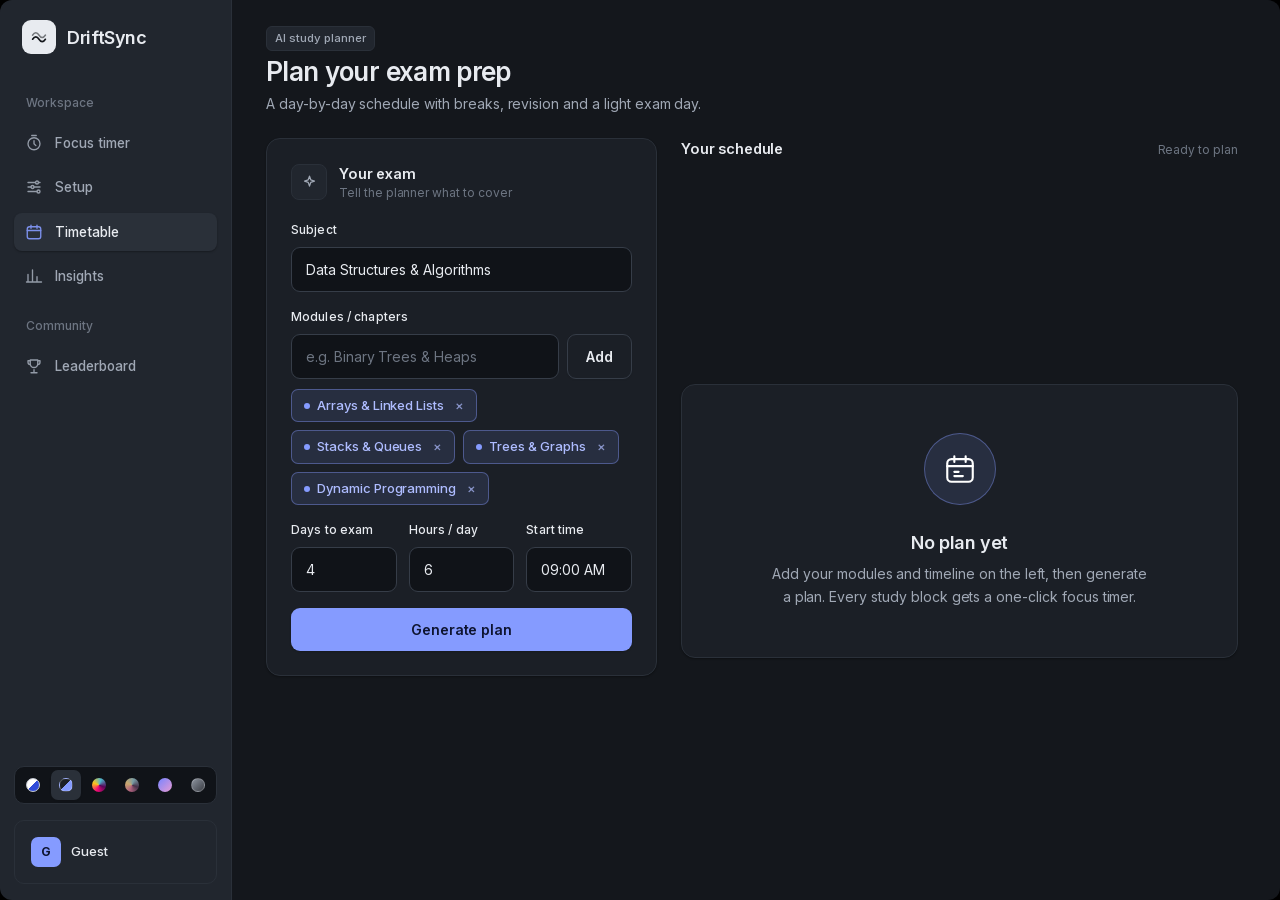
<file: timetable.html>
<!DOCTYPE html>
<html lang="en">
<head>
    <meta charset="UTF-8">
    <meta name="viewport" content="width=device-width, initial-scale=1.0">
    <title>DriftSync - Study Planner</title>
    <link rel="stylesheet" href="tailwind.css">
    <link rel="stylesheet" href="theme.css">
    <script src="ui.js"></script>
</head>
<body class="ds">
<div class="app-layout">
    <nav class="side-nav" aria-label="Main">
        <a href="setup.html" class="wordmark"><span class="brand-mark"><svg viewBox="0 0 24 24" fill="none" stroke="currentColor" stroke-width="2.2" stroke-linecap="round"><path d="M3.5 15c2.6-4.2 5.9-4.2 8.5 0s5.9 4.2 8.5 0"/><path d="M3.5 9.5c2.6-4.2 5.9-4.2 8.5 0s5.9 4.2 8.5 0" opacity=".55"/></svg></span><span class="wordmark-text">DriftSync</span></a>
        <div class="nav-group">Workspace</div>
        <a href="index.html" class="nav-item">
            <svg viewBox="0 0 24 24" fill="none" stroke="currentColor" stroke-width="1.8" stroke-linecap="round" stroke-linejoin="round"><circle cx="12" cy="13" r="8"/><path d="M12 9v4l2.5 2.5M9 2h6"/></svg>
            <span class="nav-label">Focus timer</span>
        </a>
        <a href="setup.html" class="nav-item">
            <svg viewBox="0 0 24 24" fill="none" stroke="currentColor" stroke-width="1.8" stroke-linecap="round"><path d="M4 6h10M18 6h2M4 12h4M12 12h8M4 18h12"/><circle cx="16" cy="6" r="2"/><circle cx="10" cy="12" r="2"/><circle cx="18" cy="18" r="2"/></svg>
            <span class="nav-label">Setup</span>
        </a>
        <a href="timetable.html" class="nav-item is-active" aria-current="page">
            <svg viewBox="0 0 24 24" fill="none" stroke="currentColor" stroke-width="1.8" stroke-linecap="round"><rect x="3" y="5" width="18" height="16" rx="3"/><path d="M3 10h18M8 3v4M16 3v4"/></svg>
            <span class="nav-label">Timetable</span>
        </a>
        <a href="insights.html" class="nav-item">
            <svg viewBox="0 0 24 24" fill="none" stroke="currentColor" stroke-width="1.8" stroke-linecap="round"><path d="M4 20V10M10 20V4M16 20v-7M22 20H2"/></svg>
            <span class="nav-label">Insights</span>
        </a>
        <div class="nav-group">Community</div>
        <a href="leaderboard.html" class="nav-item">
            <svg viewBox="0 0 24 24" fill="none" stroke="currentColor" stroke-width="1.8" stroke-linecap="round" stroke-linejoin="round"><path d="M8 21h8M12 17v4M7 4h10v5a5 5 0 0 1-10 0V4z"/><path d="M17 5h3v2a3 3 0 0 1-3 3M7 5H4v2a3 3 0 0 0 3 3"/></svg>
            <span class="nav-label">Leaderboard</span>
        </a>
        <div class="nav-spacer"></div>
        <div class="theme-switch" role="group" aria-label="Theme">
            <button type="button" data-theme-set="studio" title="Studio theme"><span class="sw studio"></span><span class="sw-label">Studio</span></button>
            <button type="button" data-theme-set="studio-night" title="Studio Night theme"><span class="sw studio-night"></span><span class="sw-label">Night</span></button>
            <button type="button" data-theme-set="bloom" title="Bloom theme"><span class="sw bloom"></span><span class="sw-label">Bloom</span></button>
            <button type="button" data-theme-set="matte" title="Matte theme"><span class="sw matte"></span><span class="sw-label">Matte</span></button>

            <button type="button" data-theme-set="nocturne" title="Nocturne theme"><span class="sw noct"></span><span class="sw-label">Nocturne</span></button>
            <button type="button" data-theme-set="graphite" title="Graphite theme"><span class="sw graph"></span><span class="sw-label">Graphite</span></button>
        </div>
        <div class="nav-user">
            <span id="userBadge" class="user-chip"><span class="avatar">G</span><span>Guest</span></span>
        </div>
    </nav>

    <div class="app-main">
    <div class="page">

    <header class="page-head">
        <div>
            <span id="sourceBadge" class="tag tag-quiet">AI study planner</span>
            <h1 class="page-title mt-3">Plan your <span class="text-grad">exam prep</span></h1>
            <p class="page-sub">A day-by-day schedule with breaks, revision and a light exam day.</p>
        </div>
    </header>

    <main class="flex-1 w-full grid grid-cols-1 lg:grid-cols-12 gap-6">

        <!-- Left: planner form -->
        <div class="lg:col-span-5 space-y-6 stagger">
            <div class="card card-glow p-6">
                <div class="card-head mb-5">
                    <div class="flex items-center gap-3">
                        <span class="icon-tile"><svg viewBox="0 0 24 24" fill="none" stroke="currentColor" stroke-width="1.8" stroke-linecap="round" stroke-linejoin="round"><path d="M12 3l1.8 5.2L19 10l-5.2 1.8L12 17l-1.8-5.2L5 10l5.2-1.8z"/></svg></span>
                        <div>
                            <div class="card-title">Your exam</div>
                            <div class="text-xs faint">Tell the planner what to cover</div>
                        </div>
                    </div>
                </div>

                <form id="timetableForm" onsubmit="generateSchedule(event)" class="space-y-4">
                    <div>
                        <label class="label" for="subjectInput">Subject</label>
                        <input id="subjectInput" type="text" required placeholder="e.g. Data Structures & Algorithms" value="Data Structures & Algorithms" class="input">
                    </div>

                    <div>
                        <label class="label" for="moduleInput">Modules / chapters</label>
                        <div class="flex gap-2 mb-2.5">
                            <input id="moduleInput" type="text" placeholder="e.g. Binary Trees & Heaps"
                                   onkeydown="if(event.key === 'Enter'){ event.preventDefault(); addModule(); }" class="input">
                            <button type="button" onclick="addModule()" class="btn btn-secondary">Add</button>
                        </div>
                        <div id="moduleChips" class="flex flex-wrap gap-2 min-h-[38px]"></div>
                    </div>

                    <div class="grid grid-cols-3 gap-3">
                        <div>
                            <label class="label" for="daysInput">Days to exam</label>
                            <input id="daysInput" type="number" min="1" max="14" value="4" required class="input tnum">
                        </div>
                        <div>
                            <label class="label" for="hoursInput">Hours / day</label>
                            <input id="hoursInput" type="number" min="1" max="16" value="6" required class="input tnum">
                        </div>
                        <div>
                            <label class="label" for="startTimeInput">Start time</label>
                            <input id="startTimeInput" type="text" value="09:00 AM" placeholder="09:00 AM" required class="input tnum">
                        </div>
                    </div>

                    <button type="submit" id="submitBtn" class="btn btn-primary btn-block mt-2">Generate plan</button>
                </form>
            </div>

            <div id="tipsCard" class="swap-in card p-6 hidden">
                <h3 class="card-title mb-3">A few things that help</h3>
                <ul id="tipsList" class="space-y-2.5 text-sm muted"></ul>
            </div>
        </div>

        <!-- Right: schedule -->
        <div class="lg:col-span-7 flex flex-col min-w-0">
            <div class="flex justify-between items-baseline mb-4">
                <h2 class="card-title text-[17px]">Your schedule</h2>
                <span id="slotCountBadge" class="text-xs faint">Ready to plan</span>
            </div>

            <div id="loadingState" class="swap-in hidden card p-12 text-center my-auto">
                <div class="spinner mx-auto mb-5"></div>
                <h3 class="font-semibold">Building your plan…</h3>
                <p class="text-sm muted mt-1">Spacing out modules, breaks and revision.</p>
            </div>

            <div id="emptyState" class="swap-in card p-12 text-center my-auto overflow-hidden">
                <div class="empty-orb mx-auto mb-6">
                    <svg width="34" height="34" viewBox="0 0 24 24" fill="none" stroke="#fff" stroke-width="1.5" stroke-linecap="round"><rect x="3" y="5" width="18" height="16" rx="3"/><path d="M3 10h18M8 3v4M16 3v4M8 14h3M8 17h6"/></svg>
                </div>
                <h3 class="serif text-lg">No plan yet</h3>
                <p class="text-sm muted max-w-sm mx-auto mt-1.5 leading-relaxed">
                    Add your modules and timeline on the left, then generate a plan. Every study block gets a one-click focus timer.
                </p>
            </div>

            <div id="scheduleContainer" class="swap-in hidden space-y-5 overflow-y-auto max-h-[76vh] pr-1"></div>
        </div>
    </main>

    </div><!-- /page -->
    </div><!-- /app-main -->
</div><!-- /app-layout -->

    <script>
        let modules = ["Arrays & Linked Lists", "Stacks & Queues", "Trees & Graphs", "Dynamic Programming"];
        let renderedSlots = [];   // slots of the current plan; buttons refer to them by index

        function renderModuleChips() {
            const container = document.getElementById('moduleChips');
            container.innerHTML = modules.map((mod, idx) => `
                <span class="chip badge-active" style="cursor:default">
                    ${escapeHtml(mod)}
                    <button type="button" onclick="removeModule(${idx})" title="Remove" class="ml-1 opacity-70 hover:opacity-100" style="color:inherit">×</button>
                </span>`).join('');
        }

        function addModule() {
            const input = document.getElementById('moduleInput');
            const val = input.value.trim();
            if (val && !modules.includes(val)) {
                modules.push(val);
                input.value = '';
                renderModuleChips();
            }
        }

        function removeModule(idx) {
            modules.splice(idx, 1);
            renderModuleChips();
        }

        async function initUserBadge() {
            try {
                const user = await window.pywebview.api.get_current_user();
                if (user && user.username) {
                    document.getElementById('userBadge').innerHTML =
                        `<span class="avatar">${escapeHtml(user.username.charAt(0))}</span><span>${escapeHtml(user.username)}</span>`;
                }
            } catch(e){}
        }

        function setSubmitting(on) {
            const submitBtn = document.getElementById('submitBtn');
            submitBtn.disabled = on;
            submitBtn.innerText = on ? 'Planning…' : 'Generate plan';
        }

        async function generateSchedule(e) {
            e.preventDefault();
            if (modules.length === 0) {
                alert("Please add at least one module!");
                return;
            }

            const subject = document.getElementById('subjectInput').value.trim();
            const days = parseInt(document.getElementById('daysInput').value);
            const hours = parseInt(document.getElementById('hoursInput').value);
            const startTime = document.getElementById('startTimeInput').value.trim();

            const loadingState = document.getElementById('loadingState');
            const emptyState = document.getElementById('emptyState');
            const scheduleContainer = document.getElementById('scheduleContainer');
            const tipsCard = document.getElementById('tipsCard');

            setSubmitting(true);
            emptyState.classList.add('hidden');
            scheduleContainer.classList.add('hidden');
            tipsCard.classList.add('hidden');
            loadingState.classList.remove('hidden');

            try {
                const res = await window.pywebview.api.generate_timetable(subject, modules, days, hours, startTime);
                loadingState.classList.add('hidden');
                setSubmitting(false);

                if (res && res.success && res.timetable) {
                    // Say which engine actually produced the plan (Groq or the offline planner)
                    const sourceBadge = document.getElementById('sourceBadge');
                    if (res.source) {
                        sourceBadge.innerText = res.source;
                        sourceBadge.className = res.source.toLowerCase().includes('offline') ? 'tag tag-sand' : 'tag';
                    }
                    renderTimetable(res.timetable);
                } else {
                    alert((res && res.message) || "Failed to generate timetable. Please try again.");
                    emptyState.classList.remove('hidden');
                }
            } catch(err) {
                loadingState.classList.add('hidden');
                emptyState.classList.remove('hidden');
                setSubmitting(false);
                alert("Error connecting with timetable engine: " + err);
            }
        }

        function isRestTask(task) {
            const t = task.toLowerCase();
            return /\b(break|meal|lunch|sleep)\b/.test(t);   // whole words, so "Breakdown of ..." stays a study task
        }

        function renderTimetable(data) {
            const container = document.getElementById('scheduleContainer');
            const tipsCard = document.getElementById('tipsCard');
            const tipsList = document.getElementById('tipsList');
            const badge = document.getElementById('slotCountBadge');

            container.innerHTML = '';
            renderedSlots = [];
            let studySlots = 0;

            data.days.forEach(day => {
                const rows = day.slots.map(slot => {
                    const rest = isRestTask(slot.task);
                    if (!rest) studySlots++;
                    const action = rest
                        ? `<span class="text-[11px] faint shrink-0">Rest</span>`
                        : `<button type="button" onclick="focusOnTask(${renderedSlots.push(slot) - 1})" class="btn btn-soft-teal btn-sm shrink-0">Focus</button>`;
                    return `
                        <div class="card-soft px-4 py-3 flex items-center justify-between gap-3">
                            <div class="flex items-center gap-3 min-w-0">
                                <span class="tag ${rest ? 'tag-sand' : ''} tnum shrink-0">${escapeHtml(slot.time)}</span>
                                <span class="text-sm truncate ${rest ? 'muted' : ''}" title="${escapeHtml(slot.task)}">${escapeHtml(slot.task)}</span>
                            </div>
                            ${action}
                        </div>`;
                }).join('');

                const dayCard = document.createElement('div');
                dayCard.className = "card p-5 fade-up";
                dayCard.innerHTML = `
                    <div class="flex justify-between items-baseline mb-3">
                        <h3 class="card-title text-[16px]">${escapeHtml(day.label)}</h3>
                        <span class="text-xs faint">${day.slots.length} slots</span>
                    </div>
                    <div class="space-y-2">${rows}</div>`;
                container.appendChild(dayCard);
            });

            badge.innerText = `${data.days.length} days · ${studySlots} study blocks`;
            container.classList.remove('hidden');

            if (data.tips && data.tips.length > 0) {
                tipsList.innerHTML = data.tips.map(t => `
                    <li class="flex gap-2.5"><span class="text-teal mt-[3px]">•</span><span>${escapeHtml(t)}</span></li>`).join('');
                tipsCard.classList.remove('hidden');
            }
        }

        // --- "Focus" button: sends the slot to the timer ---
        // "09:00 AM - 09:50 AM" -> 50. Falls back to 30 if the time can't be read.
        function slotMinutes(timeText) {
            const parts = String(timeText || '').toUpperCase().match(/(\d{1,2}):(\d{2})\s*(AM|PM)?/g);
            if (!parts || parts.length < 2) return 30;
            const read = p => p.match(/(\d{1,2}):(\d{2})\s*(AM|PM)?/);
            const a = read(parts[0]), b = read(parts[1]);
            const toMin = (m, meridiem) => {
                let h = parseInt(m[1]);
                if (meridiem) { h = h % 12; if (meridiem === 'PM') h += 12; }
                return h * 60 + parseInt(m[2]);
            };
            // "3:00-5:00 PM": the first time borrows the second one's AM/PM
            let diff = toMin(b, b[3]) - toMin(a, a[3] || b[3]);
            while (diff <= 0) diff += 12 * 60;  // ranges that cross noon or midnight
            return (diff >= 10 && diff <= 180) ? diff : 30;
        }

        async function focusOnTask(idx) {
            const slot = renderedSlots[idx];
            if (!slot) return;
            try {
                // Only change goal and duration; the rest of the setup (blocklist, level) stays as it was
                await window.pywebview.api.save_session_config({ goal: slot.task, duration: slotMinutes(slot.time) });
                (window.dsGo || (u => { window.location.href = u; }))('index.html');
            } catch(e) {
                console.error("Failed to bridge task to focus timer:", e);
                (window.dsGo || (u => { window.location.href = u; }))('index.html');
            }
        }

        function escapeHtml(text) {
            if (!text) return '';
            return text.toString()
                .replace(/&/g, "&amp;")
                .replace(/</g, "&lt;")
                .replace(/>/g, "&gt;")
                .replace(/"/g, "&quot;")
                .replace(/'/g, "&#039;");
        }

        window.addEventListener('DOMContentLoaded', () => {
            renderModuleChips();
            initUserBadge();
        });
        // Level 3: while a focus block is locked, this page can't be used. Back to the timer.
        async function strictGuard() {
            try {
                const s = await window.pywebview.api.get_strict_block();
                if (s && s.active) window.location.replace('index.html');
            } catch (e) {}
        }
        window.addEventListener('pywebviewready', strictGuard);
        setTimeout(strictGuard, 300);
        window.addEventListener('pywebviewready', initUserBadge);
    </script>
</body>
</html>
</file>
<file: theme.css>
/* DriftSync "Nocturne" theme
   Deep ink navy, layered glass, an iris → violet → rose accent used sparingly.
   Shared by every page. Plain CSS (no build step); Tailwind is only used for layout utilities.

   Variable names are kept from the first theme because page scripts use them inline:
     --teal  = primary accent (iris)      positive / focus
     --sand  = warm accent (peach)        breaks / caution
     --coral = alert accent (rose)        drifts / errors
   .serif is kept as the class name for display headings (now a geometric sans, not a serif). */

/* Fonts ship with the app (fonts/, OFL licence), so nothing is downloaded and it works offline */
@font-face { font-family: 'Inter'; font-style: normal; font-weight: 300 700; font-display: swap; src: url('fonts/inter-latin.woff2') format('woff2'); }
@font-face { font-family: 'Sora'; font-style: normal; font-weight: 300 700; font-display: swap; src: url('fonts/sora-latin.woff2') format('woff2'); }

:root {
    --bg: #070A14;
    --bg-deep: #05070F;
    --surface: #0E1324;
    --surface-2: #131931;
    --surface-3: #1A2140;
    --glass: rgba(var(--s1-rgb), 0.62);
    --glass-2: rgba(var(--s1-rgb), 0.55);
    --line: rgba(var(--line-rgb), 0.08);
    --line-2: rgba(var(--line-rgb), 0.15);
    --hi: rgba(255, 255, 255, 0.06);

    --text: #E9ECF8;
    --muted: #98A1C0;
    --faint: #5F6788;

    --teal: #8E9BFF;
    --teal-strong: #6F7DFF;
    --teal-ink: #0A0E28;
    --teal-soft: rgba(var(--a-rgb), 0.12);
    --teal-line: rgba(var(--a-rgb), 0.36);

    --violet: #B392FF;
    --rose: #EE9BD6;
    --mint: #7BE3C9;

    --sand: #F6C48E;
    --sand-ink: #2A1A08;
    --sand-soft: rgba(246, 196, 142, 0.11);
    --sand-line: rgba(246, 196, 142, 0.34);

    --coral: #FF8C9E;
    --coral-soft: rgba(255, 140, 158, 0.11);
    --coral-line: rgba(255, 140, 158, 0.34);

    --grad: linear-gradient(120deg, var(--c1) 0%, var(--c2) 52%, var(--c3) 100%);
    --grad-soft: linear-gradient(120deg, rgba(var(--a1-rgb), .18), rgba(var(--a2-rgb), .14) 52%, rgba(var(--a3-rgb), .14));
    --grad-warm: linear-gradient(120deg, #F6C48E, #F3A3A0);

    --radius: 24px;
    --radius-sm: 16px;
    --shadow: 0 1px 0 var(--hi) inset, 0 30px 60px -30px rgba(0, 0, 0, 0.85), 0 12px 24px -16px rgba(var(--sd-rgb), 0.9);
    --glow: 0 0 0 1px rgba(var(--a-rgb), .18), 0 18px 50px -18px rgba(var(--a1-rgb), .55);
    --ease: cubic-bezier(.2, .7, .2, 1);
    --display: 'Sora', 'Inter', -apple-system, BlinkMacSystemFont, 'Segoe UI', system-ui, sans-serif;

    --line-rgb: 160, 172, 255; --hi-rgb: 190, 200, 255;
    --a-rgb: 142, 155, 255; --a1-rgb: 118, 132, 255; --a2-rgb: 165, 139, 255; --a3-rgb: 231, 155, 211;
    --s0-rgb: 14, 19, 38; --s1-rgb: 26, 33, 62; --s2-rgb: 40, 48, 92; --sd-rgb: 5, 7, 15; --ink-rgb: 40, 30, 110;
    --c1: #7684FF; --c2: #A58BFF; --c3: #E79BD3;
    --accent-text: #C7CDFF; --clock: #F3F5FF; --on-primary: #fff;
}

/* ---------- base ---------- */
html { color-scheme: dark; background: var(--bg); }
/* Local fallback: pages toggle .hidden to show/hide things, so it must work even if Tailwind can't load */
.hidden { display: none !important; }
body.ds {
    margin: 0;
    position: relative;
    isolation: isolate;
    background: var(--bg);
    color: var(--text);
    font-family: 'Inter', -apple-system, BlinkMacSystemFont, 'Segoe UI', system-ui, sans-serif;
    font-size: 14px;
    -webkit-font-smoothing: antialiased;
    min-height: 100vh;
}
/* Aurora: three soft light sources drifting very slowly behind everything */
body.ds::before {
    content: ""; position: fixed; inset: -20%; z-index: -2; pointer-events: none;
    background:
        radial-gradient(38% 34% at 18% 12%, rgba(var(--a1-rgb), 0.20), transparent 70%),
        radial-gradient(30% 30% at 88% 18%, rgba(var(--a2-rgb), 0.13), transparent 70%),
        radial-gradient(36% 32% at 72% 96%, rgba(var(--a3-rgb), 0.10), transparent 70%);
    animation: aurora 40s ease-in-out infinite alternate;
    will-change: transform;
}
/* Fine perspective grid, faded at the edges, for depth */
body.ds::after {
    content: ""; position: fixed; inset: 0; z-index: -1; pointer-events: none;
    background-image:
        linear-gradient(rgba(var(--line-rgb), 0.045) 1px, transparent 1px),
        linear-gradient(90deg, rgba(var(--line-rgb), 0.045) 1px, transparent 1px);
    background-size: 44px 44px;
    -webkit-mask-image: radial-gradient(70% 60% at 50% 0%, #000 0%, transparent 75%);
    mask-image: radial-gradient(70% 60% at 50% 0%, #000 0%, transparent 75%);
}
@keyframes aurora {
    0% { transform: translate3d(0, 0, 0) scale(1); }
    50% { transform: translate3d(3%, 2%, 0) scale(1.05); }
    100% { transform: translate3d(-2%, 4%, 0) scale(1.02); }
}
body.ds ::selection { background: rgba(var(--a-rgb), .3); color: #fff; }
.serif, .display { font-family: var(--display); letter-spacing: -0.02em; font-weight: 500; }
.tnum { font-variant-numeric: tabular-nums; }
.muted { color: var(--muted); }
.faint { color: var(--faint); }
.text-teal { color: var(--teal); }
.text-sand { color: var(--sand); }
.text-coral { color: var(--coral); }
.text-grad { background: var(--grad); -webkit-background-clip: text; background-clip: text; color: transparent; }
.eyebrow { font-size: 11px; font-weight: 600; letter-spacing: .14em; text-transform: uppercase; color: var(--faint); }

::-webkit-scrollbar { width: 8px; height: 8px; }
::-webkit-scrollbar-track { background: transparent; }
::-webkit-scrollbar-thumb { background: rgba(var(--line-rgb), 0.12); border-radius: 10px; }
::-webkit-scrollbar-thumb:hover { background: rgba(var(--line-rgb), 0.22); }

/* ---------- brand ---------- */
.wordmark {
    display: inline-flex; align-items: center; gap: 11px; font-family: var(--display);
    font-size: 18px; font-weight: 600; letter-spacing: -0.02em; color: var(--text); text-decoration: none;
}
.brand-mark {
    position: relative; width: 34px; height: 34px; flex: none; border-radius: 11px; display: grid; place-items: center;
    background: var(--grad);
    box-shadow: 0 1px 0 rgba(255, 255, 255, .35) inset, 0 -6px 12px rgba(var(--ink-rgb), .35) inset, 0 10px 24px -8px rgba(var(--a1-rgb), .7);
}
.brand-mark svg { width: 18px; height: 18px; color: #fff; filter: drop-shadow(0 1px 1px rgba(var(--ink-rgb), .4)); }
/* old markup: a plain dot before the wordmark */
.wordmark .dot {
    width: 10px; height: 10px; border-radius: 50%; background: var(--grad);
    box-shadow: 0 0 0 4px var(--teal-soft), 0 0 18px rgba(var(--a-rgb), 0.55);
}

/* ---------- surfaces ---------- */
.card {
    position: relative;
    background: linear-gradient(180deg, rgba(var(--s1-rgb), 0.78), rgba(var(--s0-rgb), 0.86));
    border: 1px solid var(--line); border-radius: var(--radius); box-shadow: var(--shadow);
}
/* hairline highlight along the top edge: makes the glass read as a raised layer */
.card::before {
    content: ""; position: absolute; inset: 0; border-radius: inherit; pointer-events: none; padding: 1px;
    background: linear-gradient(180deg, rgba(var(--hi-rgb), .16), rgba(var(--hi-rgb), 0) 38%);
    -webkit-mask: linear-gradient(#000 0 0) content-box, linear-gradient(#000 0 0);
    -webkit-mask-composite: xor; mask-composite: exclude;
}
.card-soft { background: rgba(var(--s0-rgb), 0.55); border: 1px solid var(--line); border-radius: var(--radius-sm); }
.card-glow { box-shadow: var(--shadow), 0 0 0 1px rgba(var(--a-rgb), .10), 0 40px 90px -40px rgba(var(--a1-rgb), .45); }
.divider { border-top: 1px solid var(--line); }
.card-head { display: flex; align-items: center; justify-content: space-between; gap: 12px; }
.card-title { font-family: var(--display); font-size: 15px; font-weight: 500; letter-spacing: -0.01em; }
.icon-tile {
    width: 36px; height: 36px; flex: none; border-radius: 12px; display: grid; place-items: center;
    background: var(--grad-soft); border: 1px solid var(--line-2); color: var(--teal);
    box-shadow: 0 1px 0 var(--hi) inset;
}
.icon-tile svg { width: 17px; height: 17px; }
.icon-tile.sand { background: var(--sand-soft); border-color: var(--sand-line); color: var(--sand); }
.icon-tile.coral { background: var(--coral-soft); border-color: var(--coral-line); color: var(--coral); }

/* tilt: ui.js sets --rx / --ry from the pointer on [data-tilt] */
[data-tilt] { transform: perspective(1100px) rotateX(var(--rx, 0deg)) rotateY(var(--ry, 0deg)); transition: transform .5s var(--ease), box-shadow .3s var(--ease), border-color .3s; transform-style: preserve-3d; will-change: transform; }
[data-tilt].is-tilting { transition: transform .08s linear, box-shadow .3s var(--ease); }

/* ---------- app shell ---------- */
.app-layout { position: relative; display: flex; height: 100vh; width: 100%; box-sizing: border-box; overflow: hidden; }
/* Panels stay flush to the window edges; this mask rounds only the four outer corners (above the coach, below dialogs) */
.app-layout::after { content: ""; position: absolute; inset: 0; z-index: 55; border-radius: var(--radius); box-shadow: 0 0 0 24px #000; pointer-events: none; }
.app-main { order: 2; flex: 1 1 auto; min-width: 0; height: 100%; overflow-y: auto; background: transparent; position: relative; }
.page { max-width: 1240px; margin: 0 auto; padding: 26px 34px 34px; box-sizing: border-box; min-height: 100%; display: flex; flex-direction: column; }

.side-nav {
    order: 0; flex: 0 0 232px; width: 232px; height: 100%; box-sizing: border-box;
    display: flex; flex-direction: column; gap: 6px; padding: 22px 14px 16px;
    background: linear-gradient(180deg, rgba(var(--s0-rgb), .82), rgba(var(--s0-rgb), .9));
    border-right: 1px solid var(--line);
    transition: flex-basis .3s var(--ease), width .3s var(--ease);
    overflow: hidden;
}
.side-nav .wordmark { padding: 0 8px 18px; }
.nav-group { font-size: 10.5px; font-weight: 600; letter-spacing: .14em; text-transform: uppercase; color: var(--faint); padding: 14px 12px 6px; white-space: nowrap; }
body.ds .nav-item {
    position: relative; display: flex; align-items: center; gap: 12px; width: 100%; box-sizing: border-box;
    padding: 10px 12px; border-radius: 13px; color: var(--muted); font-size: 13.5px; font-weight: 500;
    text-decoration: none; background: transparent; border: 1px solid transparent; cursor: pointer; text-align: left;
    white-space: nowrap; transition: color .2s, background .2s, border-color .2s;
}
body.ds .nav-item svg { width: 18px; height: 18px; flex: none; opacity: .9; }
body.ds .nav-item:hover { color: var(--text); background: rgba(var(--line-rgb), .06); }
body.ds .nav-item.is-active {
    color: var(--text); background: linear-gradient(90deg, rgba(var(--a1-rgb), .18), rgba(var(--a1-rgb), .04));
    border-color: rgba(var(--a-rgb), .18);
}
body.ds .nav-item.is-active::before {
    content: ""; position: absolute; left: -14px; top: 9px; bottom: 9px; width: 3px; border-radius: 0 3px 3px 0;
    background: var(--grad); box-shadow: 0 0 12px rgba(var(--a-rgb), .8);
}
body.ds .nav-item.is-active svg { color: var(--teal); }
.nav-item .nav-soon { margin-left: auto; font-size: 10px; font-weight: 600; color: var(--faint); border: 1px solid var(--line-2); border-radius: 999px; padding: 1px 7px; }
.nav-spacer { flex: 1; }
.nav-promo {
    position: relative; overflow: hidden; border-radius: 18px; padding: 14px; margin-bottom: 10px;
    background: linear-gradient(140deg, rgba(var(--a1-rgb), .32), rgba(var(--a2-rgb), .16) 55%, rgba(var(--a3-rgb), .14));
    border: 1px solid rgba(var(--line-rgb), .22); cursor: pointer; text-align: left; color: var(--text); width: 100%;
    box-shadow: 0 1px 0 rgba(255, 255, 255, .08) inset, 0 20px 40px -24px rgba(var(--a1-rgb), .7);
    transition: transform .3s var(--ease), box-shadow .3s var(--ease);
}
.nav-promo:hover { transform: translateY(-2px); box-shadow: 0 1px 0 rgba(255, 255, 255, .1) inset, 0 26px 50px -24px rgba(var(--a1-rgb), .9); }
.nav-promo::after { content: ""; position: absolute; right: -30px; top: -30px; width: 100px; height: 100px; border-radius: 50%; background: radial-gradient(circle, rgba(255, 255, 255, .22), transparent 70%); }
.nav-promo .t { font-family: var(--display); font-weight: 600; font-size: 13.5px; display: flex; align-items: center; gap: 8px; }
.nav-promo .s { font-size: 11.5px; color: rgba(233, 236, 248, .72); margin-top: 3px; white-space: normal; }
.nav-user { display: flex; align-items: center; gap: 10px; padding: 10px; border-radius: 14px; border: 1px solid var(--line); background: rgba(var(--s0-rgb), .5); }
.nav-user .user-chip { flex: 1; min-width: 0; padding: 0; background: none; border: 0; }
.nav-user .user-chip span:last-child { overflow: hidden; text-overflow: ellipsis; white-space: nowrap; }

/* Coach open, or a narrow window: the nav folds into an icon rail */
.app-layout:has(> .coach-sidebar:not(.hidden)) .side-nav { flex-basis: 76px; width: 76px; }
.app-layout:has(> .coach-sidebar:not(.hidden)) .side-nav :is(.nav-label, .nav-group, .nav-soon, .nav-promo .s, .wordmark-text, .nav-user .user-chip span:last-child) { display: none; }
.app-layout:has(> .coach-sidebar:not(.hidden)) .side-nav .nav-item { justify-content: center; padding: 11px 0; }
.app-layout:has(> .coach-sidebar:not(.hidden)) .side-nav .nav-promo { padding: 12px 0; display: grid; place-items: center; }
.app-layout:has(> .coach-sidebar:not(.hidden)) .side-nav .nav-user { justify-content: center; padding: 8px 0; }
.app-layout:has(> .coach-sidebar:not(.hidden)) .side-nav .wordmark { padding: 0 0 18px; justify-content: center; }
@media (max-width: 900px) {
    .side-nav { flex-basis: 76px; width: 76px; }
    .side-nav :is(.nav-label, .nav-group, .nav-soon, .nav-promo .s, .wordmark-text, .nav-user .user-chip span:last-child) { display: none; }
    .side-nav .nav-item { justify-content: center; padding: 11px 0 !important; }
    .side-nav .nav-promo { padding: 12px 0; display: grid; place-items: center; }
    .side-nav .nav-user { justify-content: center; padding: 8px 0; }
    .side-nav .wordmark { padding: 0 0 18px; justify-content: center; }
    .page { padding: 22px 20px 28px; }
}

.page-head { display: flex; align-items: flex-end; justify-content: space-between; gap: 16px; flex-wrap: wrap; margin-bottom: 24px; }
.page-title { font-family: var(--display); font-size: 30px; line-height: 1.15; font-weight: 600; letter-spacing: -0.03em; margin: 6px 0 0; }
.page-sub { color: var(--muted); margin-top: 6px; font-size: 14px; }

/* ---------- navigation (old top bar, kept for any page still using it) ---------- */
body.ds .nav-link {
    display: inline-flex; align-items: center; gap: 8px; padding: 8px 12px; border-radius: 12px;
    color: var(--muted); font-size: 13px; font-weight: 500; text-decoration: none;
    background: transparent; border: 1px solid transparent; cursor: pointer; transition: all .2s var(--ease);
}
body.ds .nav-link:hover { color: var(--text); background: var(--surface-2); border-color: var(--line); }
body.ds .nav-link svg { width: 16px; height: 16px; opacity: .85; }
body.ds .user-chip {
    display: inline-flex; align-items: center; gap: 10px; padding: 6px 12px 6px 6px; border-radius: 999px;
    background: var(--surface-2); border: 1px solid var(--line); font-size: 13px; font-weight: 500; color: var(--text);
}
body.ds .user-chip .avatar {
    width: 30px; height: 30px; border-radius: 10px; display: grid; place-items: center; flex: none;
    background: var(--grad); color: #fff; font-size: 12px; font-weight: 700; text-transform: uppercase;
    box-shadow: 0 1px 0 rgba(255, 255, 255, .3) inset, 0 6px 14px -6px rgba(var(--a1-rgb), .8);
}

/* ---------- buttons ---------- */
body.ds .btn {
    position: relative; display: inline-flex; align-items: center; justify-content: center; gap: 8px;
    padding: 11px 20px; border-radius: 14px; font-size: 14px; font-weight: 600; font-family: inherit;
    border: 1px solid transparent; cursor: pointer; transition: all .25s var(--ease); white-space: nowrap;
}
body.ds .btn:focus-visible { outline: none; box-shadow: 0 0 0 3px var(--teal-soft), 0 0 0 1px var(--teal-line); }
body.ds .btn:active { transform: translateY(1px) scale(.985); }
body.ds .btn:disabled { opacity: .5; cursor: default; transform: none; filter: saturate(.6); }
body.ds .btn-primary {
    background: var(--grad); color: #fff; text-shadow: 0 1px 1px rgba(var(--ink-rgb), .35);
    box-shadow: 0 1px 0 rgba(255, 255, 255, .28) inset, 0 -8px 16px rgba(var(--ink-rgb), .25) inset, 0 12px 28px -12px rgba(var(--a1-rgb), .85);
}
body.ds .btn-primary:hover:not(:disabled) { transform: translateY(-1px); filter: brightness(1.08); box-shadow: 0 1px 0 rgba(255, 255, 255, .3) inset, 0 -8px 16px rgba(var(--ink-rgb), .25) inset, 0 18px 36px -12px rgba(var(--a1-rgb), 1); }
body.ds .btn-sand {
    background: var(--grad-warm); color: var(--sand-ink);
    box-shadow: 0 1px 0 rgba(255, 255, 255, .35) inset, 0 12px 28px -12px rgba(246, 196, 142, .7);
}
body.ds .btn-sand:hover:not(:disabled) { transform: translateY(-1px); filter: brightness(1.05); }
body.ds .btn-pause { background: rgba(var(--s1-rgb), .9); color: var(--text); border-color: var(--line-2); box-shadow: 0 1px 0 var(--hi) inset; }
body.ds .btn-pause:hover:not(:disabled) { background: rgb(var(--s2-rgb)); }
body.ds .btn-secondary { background: rgba(var(--s1-rgb), .7); color: var(--text); border-color: var(--line-2); box-shadow: 0 1px 0 var(--hi) inset; }
body.ds .btn-secondary:hover:not(:disabled) { background: rgba(var(--s2-rgb), .9); border-color: rgba(var(--line-rgb), .24); }
body.ds .btn-ghost { background: transparent; color: var(--muted); }
body.ds .btn-ghost:hover:not(:disabled) { color: var(--text); background: rgba(var(--line-rgb), .07); }
body.ds .btn-soft-teal { background: var(--teal-soft); color: var(--accent-text); border-color: var(--teal-line); }
body.ds .btn-soft-teal:hover:not(:disabled) { background: rgba(var(--a-rgb), .2); color: #fff; }
body.ds .btn-lg { padding: 15px 34px; font-size: 15px; border-radius: 999px; }
body.ds .btn-sm { padding: 7px 14px; font-size: 12px; border-radius: 999px; }
body.ds .btn-icon { width: 52px; height: 52px; padding: 0; border-radius: 50%; }
body.ds .btn-block { width: 100%; }

/* ---------- forms ---------- */
.label { display: block; font-size: 12px; font-weight: 500; color: var(--muted); margin-bottom: 8px; letter-spacing: .01em; }
.label .hint { color: var(--faint); font-weight: 400; }
body.ds .input, body.ds .select {
    width: 100%; box-sizing: border-box; background: rgba(var(--sd-rgb), .6); border: 1px solid var(--line-2); border-radius: 14px;
    padding: 11px 14px; color: var(--text); font-size: 14px; font-family: inherit;
    box-shadow: 0 1px 2px rgba(0, 0, 0, .3) inset;
    transition: border-color .2s, box-shadow .2s, background .2s;
}
body.ds .input::placeholder { color: var(--faint); }
body.ds .input:hover, body.ds .select:hover { border-color: rgba(var(--line-rgb), .24); }
body.ds .input:focus, body.ds .select:focus { outline: none; border-color: var(--teal-line); background: rgba(var(--s0-rgb), .8); box-shadow: 0 0 0 4px rgba(var(--a-rgb), .12); }
body.ds .input:disabled { opacity: .6; }
body.ds .input-lg { font-size: 18px; padding: 15px 16px; font-family: var(--display); letter-spacing: -0.01em; }
body.ds .input.serif { font-family: var(--display); }
body.ds .select { appearance: none; -webkit-appearance: none; cursor: pointer; padding-right: 36px;
    background-image: url("data:image/svg+xml,%3Csvg xmlns='http://www.w3.org/2000/svg' width='12' height='12' viewBox='0 0 24 24' fill='none' stroke='%2398A1C0' stroke-width='2'%3E%3Cpath d='M6 9l6 6 6-6'/%3E%3C/svg%3E");
    background-repeat: no-repeat; background-position: right 14px center; }
body.ds .select option { background: var(--surface); color: var(--text); }
body.ds .select option:disabled { color: var(--faint); }

/* ---------- chips, tags, segmented ---------- */
body.ds .chip {
    display: inline-flex; align-items: center; gap: 7px; padding: 7px 14px; border-radius: 999px;
    border: 1px solid var(--line-2); background: rgba(var(--s0-rgb), .4); color: var(--muted);
    font-size: 13px; font-weight: 500; cursor: pointer; transition: all .2s var(--ease); font-family: inherit;
}
body.ds .chip:hover { color: var(--text); border-color: rgba(var(--line-rgb), .28); }
body.ds .chip.badge-active {
    background: linear-gradient(120deg, rgba(var(--a1-rgb), .22), rgba(var(--a2-rgb), .14)); border-color: var(--teal-line); color: var(--accent-text);
    box-shadow: 0 6px 16px -10px rgba(var(--a1-rgb), .8);
}
body.ds .chip.badge-active::before { content: ""; width: 6px; height: 6px; border-radius: 50%; background: var(--teal); box-shadow: 0 0 8px var(--teal); }

.tag {
    display: inline-flex; align-items: center; gap: 6px; padding: 4px 10px; border-radius: 999px;
    font-size: 11px; font-weight: 600; letter-spacing: .02em; white-space: nowrap;
    background: var(--teal-soft); color: var(--accent-text); border: 1px solid var(--teal-line);
}
.tag-sand { background: var(--sand-soft); color: var(--sand); border-color: var(--sand-line); }
.tag-coral { background: var(--coral-soft); color: var(--coral); border-color: var(--coral-line); }
.tag-quiet { background: rgba(var(--line-rgb), .05); color: var(--muted); border-color: var(--line-2); }

.seg { display: grid; gap: 4px; padding: 4px; background: rgba(var(--sd-rgb), .6); border: 1px solid var(--line); border-radius: 16px; box-shadow: 0 1px 2px rgba(0, 0, 0, .3) inset; }
body.ds .seg button {
    padding: 9px 0; border-radius: 12px; font-size: 13px; font-weight: 600; color: var(--muted); font-family: inherit;
    background: transparent; border: 1px solid transparent; cursor: pointer; transition: all .25s var(--ease);
}
body.ds .seg button:hover { color: var(--text); }
body.ds .seg button.is-selected {
    background: linear-gradient(180deg, rgba(var(--s2-rgb), .95), rgba(var(--s1-rgb), .95)); color: #fff; border-color: rgba(var(--line-rgb), .22);
    box-shadow: 0 1px 0 rgba(255, 255, 255, .08) inset, 0 6px 16px -8px rgba(var(--a1-rgb), .7);
}

body.ds .option-card {
    position: relative; text-align: left; padding: 16px; border-radius: 18px;
    background: linear-gradient(180deg, rgba(var(--s1-rgb), .55), rgba(var(--s0-rgb), .6));
    border: 1px solid var(--line); cursor: pointer; transition: all .3s var(--ease); color: var(--text); font-family: inherit;
    box-shadow: 0 1px 0 var(--hi) inset;
}
body.ds .option-card:hover { border-color: var(--line-2); transform: translateY(-2px); box-shadow: 0 1px 0 var(--hi) inset, 0 18px 30px -20px rgba(0, 0, 0, .8); }
body.ds .option-card.is-selected {
    background: linear-gradient(160deg, rgba(var(--a1-rgb), .2), rgba(var(--a2-rgb), .08) 60%, rgba(var(--s0-rgb), .6));
    border-color: var(--teal-line);
    box-shadow: 0 1px 0 rgba(255, 255, 255, .08) inset, 0 20px 40px -22px rgba(var(--a1-rgb), .8);
}
body.ds .option-card.is-selected::after {
    content: ""; position: absolute; top: 14px; right: 14px; width: 8px; height: 8px; border-radius: 50%;
    background: var(--teal); box-shadow: 0 0 0 4px var(--teal-soft), 0 0 12px var(--teal);
}
body.ds .option-card.has-tag.is-selected::after { display: none; }
body.ds .option-card.is-disabled { opacity: .45; cursor: not-allowed; transform: none; }

/* strictness meter inside the level cards */
.meter { display: flex; gap: 4px; margin: 12px 0 10px; }
.meter i { flex: 1; height: 5px; border-radius: 99px; background: rgba(var(--line-rgb), .1); }
.meter.l1 i:nth-child(-n+1), .meter.l2 i:nth-child(-n+2), .meter.l3 i:nth-child(-n+3) { background: var(--grad); box-shadow: 0 0 10px rgba(var(--a-rgb), .45); }

/* ---------- switch ---------- */
.switch { position: relative; display: inline-block; width: 44px; height: 26px; flex-shrink: 0; }
.switch input { opacity: 0; width: 0; height: 0; }
.switch .slider { position: absolute; inset: 0; cursor: pointer; border-radius: 999px; background: rgba(var(--sd-rgb), .7); border: 1px solid var(--line-2); transition: all .3s var(--ease); box-shadow: 0 1px 2px rgba(0, 0, 0, .4) inset; }
.switch .slider::before { content: ""; position: absolute; width: 20px; height: 20px; left: 2px; top: 2px; border-radius: 50%; background: var(--faint); transition: all .3s var(--ease); box-shadow: 0 2px 4px rgba(0, 0, 0, .4); }
.switch input:checked + .slider { background: var(--grad); border-color: transparent; box-shadow: 0 6px 16px -6px rgba(var(--a1-rgb), .9); }
.switch input:checked + .slider::before { transform: translateX(18px); background: #fff; }
.switch input:focus-visible + .slider { box-shadow: 0 0 0 3px var(--teal-soft); }
.switch input:disabled + .slider { opacity: .6; cursor: wait; }

/* ---------- feedback ---------- */
.alert { padding: 11px 14px; border-radius: 14px; font-size: 13px; border: 1px solid; }
.alert-ok { background: rgba(123, 227, 201, .1); color: var(--mint); border-color: rgba(123, 227, 201, .32); }
.alert-err { background: var(--coral-soft); color: var(--coral); border-color: var(--coral-line); }

/* ---------- tabs ---------- */
.tabs { display: grid; grid-template-columns: 1fr 1fr; gap: 4px; padding: 4px; background: rgba(var(--sd-rgb), .6); border: 1px solid var(--line); border-radius: 16px; }
body.ds .tabs button { padding: 10px; border-radius: 12px; color: var(--muted); font-size: 14px; font-weight: 500; font-family: inherit; background: transparent; border: 1px solid transparent; cursor: pointer; transition: all .25s var(--ease); }
body.ds .tabs button.tab-active { background: linear-gradient(180deg, rgba(var(--s2-rgb), .95), rgba(var(--s1-rgb), .95)); color: #fff; border-color: rgba(var(--line-rgb), .2); box-shadow: 0 1px 0 rgba(255, 255, 255, .08) inset, 0 6px 16px -8px rgba(var(--a1-rgb), .7); }

/* ---------- timer ---------- */
.timer-stage { position: relative; perspective: 1200px; display: grid; place-items: center; }
.timer-wrap { position: relative; width: 320px; height: 320px; display: grid; place-items: center; transform-style: preserve-3d;
    transform: rotateX(var(--rx, 0deg)) rotateY(var(--ry, 0deg)); transition: transform .6s var(--ease); }
.timer-wrap svg { position: absolute; inset: 0; transform: rotate(-90deg); overflow: visible; }
.timer-track { stroke: rgba(var(--line-rgb), 0.07); }
.timer-ring { stroke: url(#ringGrad); transition: stroke-dashoffset 1s linear; filter: drop-shadow(0 0 8px rgba(var(--a-rgb), 0.55)); }
.timer-ring.is-break { stroke: url(#ringGradBreak); filter: drop-shadow(0 0 8px rgba(246, 196, 142, 0.45)); }
/* decorative layers around the ring: ticks, a slow orbit, an inner glass disc */
.timer-ticks { position: absolute; inset: -22px; border-radius: 50%; transform: translateZ(-30px); pointer-events: none; }
.timer-ticks svg { transform: none; }
.timer-orbit { position: absolute; inset: -40px; border-radius: 50%; border: 1px dashed rgba(var(--line-rgb), .09); transform: translateZ(-60px); pointer-events: none; }
.timer-orbit::after { content: ""; position: absolute; top: 50%; left: -4px; width: 7px; height: 7px; margin-top: -3.5px; border-radius: 50%; background: var(--rose); box-shadow: 0 0 12px var(--rose), 0 0 24px rgba(var(--a3-rgb), .6); }
.timer-wrap.is-running .timer-orbit { animation: orbit 24s linear infinite; }
.timer-disc {
    position: absolute; inset: 30px; border-radius: 50%; transform: translateZ(40px);
    background:
        radial-gradient(120% 90% at 30% 15%, rgba(var(--line-rgb), .16), transparent 55%),
        radial-gradient(80% 80% at 70% 100%, rgba(var(--a2-rgb), .12), transparent 60%),
        rgba(var(--s0-rgb), .75);
    border: 1px solid rgba(var(--line-rgb), .12);
    box-shadow: 0 1px 0 rgba(255, 255, 255, .08) inset, 0 -20px 40px rgba(0, 0, 0, .35) inset, 0 30px 60px -20px rgba(0, 0, 0, .8), 0 0 80px -20px rgba(var(--a1-rgb), .35);
    pointer-events: none;
}
.timer-wrap.is-break-mode .timer-disc { box-shadow: 0 1px 0 rgba(255, 255, 255, .08) inset, 0 -20px 40px rgba(0, 0, 0, .35) inset, 0 30px 60px -20px rgba(0, 0, 0, .8), 0 0 80px -20px rgba(246, 196, 142, .3); }
.timer-face { position: relative; transform: translateZ(70px); text-align: center; }
.timer-clock { font-family: var(--display); font-size: 74px; font-weight: 300; letter-spacing: -0.04em; line-height: 1; color: var(--clock); text-shadow: 0 0 30px rgba(var(--a-rgb), .35), 0 2px 0 rgba(0, 0, 0, .3); }
.timer-stage::before {
    content: ""; position: absolute; width: 380px; height: 380px; left: 50%; top: 50%; margin: -190px 0 0 -190px; border-radius: 50%;
    background: radial-gradient(circle, transparent 52%, rgba(var(--a2-rgb), .22) 62%, transparent 72%);
    opacity: 0; pointer-events: none; transition: opacity .6s;
}
.timer-stage:has(.timer-wrap.is-running)::before { animation: breathe 6s ease-in-out infinite; }
.timer-stage:has(.is-break-mode)::before { background: radial-gradient(circle, transparent 52%, rgba(246, 196, 142, .2) 62%, transparent 72%); }
@keyframes breathe { 0%, 100% { opacity: .25; } 50% { opacity: 1; } }
@keyframes orbit { to { transform: translateZ(-60px) rotate(360deg); } }
.timer-card {
    position: relative; display: flex; flex-direction: column; align-items: center; justify-content: center; width: 100%;
    padding: 30px 32px 28px; border-radius: 28px; box-sizing: border-box;
    background:
        radial-gradient(60% 50% at 50% 42%, rgba(var(--a1-rgb), .12), transparent 70%),
        linear-gradient(180deg, rgba(var(--s1-rgb), 0.66), rgba(var(--s0-rgb), 0.78));
    border: 1px solid var(--line); box-shadow: var(--shadow), 0 50px 100px -50px rgba(var(--a1-rgb), .4);
}

/* ---------- coach (chat) ---------- */
/* Coach sidebar: black + ash panel that opens beside the nav rail and pushes the page */
.coach-sidebar {
    --cs-black: #0B0B0C; --cs-panel: #141415; --cs-ash: #2A2A2D; --cs-ash-2: #3A3A3E;
    --cs-text: #E8E8EA; --cs-muted: #9B9BA0; --cs-line: rgba(255,255,255,.09);
    order: 1; flex: 0 0 360px; width: 360px; height: 100%;
    border-radius: 0; overflow: hidden;
    display: flex; flex-direction: column;
    background: var(--cs-black); color: var(--cs-text);
    border: 0; border-right: 1px solid var(--cs-line);
    box-shadow: 30px 0 60px -30px rgba(0, 0, 0, .9);
    position: relative; z-index: 5;
    animation: slide-in-left .3s var(--ease);
}
@keyframes slide-in-left { from { transform: translateX(-16px); opacity: 0; } to { transform: none; opacity: 1; } }
.cs-titlebar { display: flex; align-items: center; justify-content: space-between; padding: 14px 18px; border-bottom: 1px solid var(--cs-line); }
.cs-title { display: inline-flex; align-items: center; gap: 6px; font-size: 16px; font-weight: 500; color: var(--cs-text); background: none; border: 0; cursor: default; }
.cs-close { width: 34px; height: 34px; display: grid; place-items: center; color: var(--cs-muted); background: none; border: 0; border-radius: 50%; cursor: pointer; transition: background .15s, color .15s; }
.cs-close:hover { background: var(--cs-ash); color: var(--cs-text); }
.cs-model { padding: 14px 18px; border-bottom: 1px solid var(--cs-line); }
.cs-model-row { display: flex; align-items: center; gap: 12px; }
.cs-model-name { font-size: 17px; font-weight: 500; line-height: 1.2; }
.cs-model-sub { font-size: 12px; color: var(--cs-muted); margin-top: 2px; }
.cs-messages { flex: 1 1 auto; min-height: 0; overflow-y: auto; padding: 20px 18px; }
.cs-greeting { text-align: center; font-size: 26px; font-weight: 500; letter-spacing: -.01em; color: var(--cs-text); padding: 28px 0 20px; }
.cs-input-wrap { padding: 12px 16px 16px; }
.cs-input-box { display: flex; align-items: center; gap: 8px; background: var(--cs-panel); border: 1px solid var(--cs-ash-2); border-radius: 26px; padding: 8px 8px 8px 18px; transition: border-color .15s; }
.cs-input-box:focus-within { border-color: #6B6B70; }
.cs-input-box input { flex: 1; min-width: 0; background: transparent; border: 0; outline: 0; color: var(--cs-text); font-size: 14px; padding: 8px 0; }
.cs-input-box input::placeholder { color: var(--cs-muted); }
.cs-send { width: 34px; height: 34px; border-radius: 50%; border: 0; display: grid; place-items: center; background: var(--cs-ash-2); color: var(--cs-text); cursor: pointer; transition: background .15s; flex-shrink: 0; }
.cs-send:hover { background: #D9D9DC; color: #0B0B0C; }
.cs-note { font-size: 11px; color: #6E6E73; margin-top: 8px; padding: 0 6px; }
.coach-sidebar .bubble-ai { background: var(--cs-panel); border: 1px solid var(--cs-line); color: var(--cs-text); }
.coach-sidebar .bubble-user { background: var(--cs-ash); border: 1px solid var(--cs-ash-2); color: var(--cs-text); }
.coach-sidebar .coach-avatar { background: var(--cs-ash); border: 1px solid var(--cs-ash-2); box-shadow: none; }
.coach-sidebar .coach-avatar span { background: #D9D9DC; box-shadow: none; }
.coach-sidebar .tag { background: var(--cs-ash); border-color: var(--cs-ash-2); color: var(--cs-text); }
body.ds .coach-sidebar .btn-primary { background: #E8E8EA; color: #0B0B0C; border-color: #E8E8EA; text-shadow: none; box-shadow: none; filter: none; }
body.ds .coach-sidebar .btn-primary:hover { background: #fff; transform: none; }
body.ds .coach-sidebar .btn-ghost { color: var(--cs-muted); border-color: var(--cs-ash-2); }
.coach-sidebar .text-teal { color: #D9D9DC; }
.coach-sidebar .muted { color: var(--cs-muted); }
.coach-sidebar ::-webkit-scrollbar { width: 8px; }
.coach-sidebar ::-webkit-scrollbar-thumb { background: var(--cs-ash); border-radius: 4px; }
@media (max-width: 760px) {
    .coach-sidebar { position: fixed; inset: 0 auto 0 0; height: auto; z-index: 50; width: min(92vw, 360px); }
}
.bubble { padding: 12px 16px; border-radius: 20px; font-size: 14px; line-height: 1.6; max-width: 88%; }
.bubble-ai { background: var(--surface-2); border: 1px solid var(--line); border-bottom-left-radius: 6px; color: var(--text); }
.bubble-user { background: var(--teal-soft); border: 1px solid var(--teal-line); border-bottom-right-radius: 6px; color: var(--text); margin-left: auto; }
.coach-avatar {
    width: 30px; height: 30px; border-radius: 50%; flex-shrink: 0; display: grid; place-items: center;
    background: var(--grad-soft); border: 1px solid var(--teal-line);
}
.coach-avatar span { width: 8px; height: 8px; border-radius: 50%; background: var(--teal); box-shadow: 0 0 8px var(--teal); }
.fade-up { animation: fade-up .45s var(--ease) both; }
@keyframes fade-up { from { opacity: 0; transform: translateY(8px); } to { opacity: 1; transform: none; } }
.stagger > * { animation: fade-up .55s var(--ease) both; }
.stagger > *:nth-child(2) { animation-delay: .06s; }
.stagger > *:nth-child(3) { animation-delay: .12s; }
.stagger > *:nth-child(4) { animation-delay: .18s; }
.stagger > *:nth-child(5) { animation-delay: .24s; }
.typing span { display: inline-block; width: 6px; height: 6px; margin-right: 4px; border-radius: 50%; background: var(--muted); animation: blink 1.2s infinite ease-in-out; }
.typing span:nth-child(2) { animation-delay: .15s; }
.typing span:nth-child(3) { animation-delay: .3s; }
@keyframes blink { 0%, 80%, 100% { opacity: .25; } 40% { opacity: 1; } }

/* ---------- misc ---------- */
.spinner { width: 44px; height: 44px; border-radius: 50%; border: 3px solid rgba(var(--a-rgb), .12); border-top-color: var(--teal); border-right-color: var(--violet); animation: spin 1s linear infinite; box-shadow: 0 0 30px -6px rgba(var(--a-rgb), .6); }
@keyframes spin { to { transform: rotate(360deg); } }
.kbd { font-size: 11px; color: var(--faint); border: 1px solid var(--line-2); border-radius: 6px; padding: 1px 6px; }
.pulse-dot { width: 8px; height: 8px; border-radius: 50%; background: var(--mint); box-shadow: 0 0 0 0 rgba(123, 227, 201, .6); animation: pulse 2s infinite; display: inline-block; }
@keyframes pulse { 0% { box-shadow: 0 0 0 0 rgba(123, 227, 201, .55); } 70% { box-shadow: 0 0 0 8px rgba(123, 227, 201, 0); } 100% { box-shadow: 0 0 0 0 rgba(123, 227, 201, 0); } }

/* stat tiles (Insights) */
.stat-value { font-family: var(--display); font-size: 38px; line-height: 1; font-weight: 500; letter-spacing: -0.04em; }
.stat-label { font-size: 12.5px; color: var(--muted); font-weight: 500; }

/* ---------- table ---------- */
.ds-table { width: 100%; border-collapse: collapse; text-align: left; }
.ds-table th { font-size: 10.5px; font-weight: 600; color: var(--faint); letter-spacing: .1em; text-transform: uppercase; padding: 12px 16px; border-bottom: 1px solid var(--line); }
.ds-table td { padding: 14px 16px; font-size: 13.5px; border-bottom: 1px solid var(--line); }
.ds-table tr:last-child td { border-bottom: none; }
.ds-table tbody tr { transition: background .2s; }
.ds-table tbody tr:hover td { background: rgba(var(--a-rgb), 0.04); }

@media (prefers-reduced-motion: reduce) {
    *, *::before, *::after { animation: none !important; transition: none !important; }
    [data-tilt], .timer-wrap { transform: none !important; }
}

/* Desk check: red away timer, pinned to the top right of the window while you're away */
.desk-away {
    position: fixed; right: 24px; top: 24px; z-index: 40;
    width: 220px; padding: 20px 18px; border-radius: 22px; text-align: center; box-sizing: border-box;
    background: linear-gradient(180deg, rgba(60, 10, 20, .85), rgba(30, 6, 14, .9)); border: 1.5px solid #EF4444;
    -webkit-backdrop-filter: blur(16px); backdrop-filter: blur(16px);
    animation: desk-away-pulse 1s ease-in-out infinite;
}
.desk-away-label { color: #F87171; font-size: 11px; letter-spacing: .14em; text-transform: uppercase; font-weight: 600; }
.desk-away-time { color: #FF5A5A; font-family: var(--display); font-size: 46px; font-weight: 600; line-height: 1.1; margin: 8px 0; }
.desk-away-note { color: #FCA5A5; font-size: 12px; line-height: 1.4; }
@keyframes desk-away-pulse {
    0%, 100% { box-shadow: 0 0 0 0 rgba(239, 68, 68, .45), 0 20px 50px -20px rgba(239, 68, 68, .6); }
    50% { box-shadow: 0 0 0 10px rgba(239, 68, 68, 0), 0 20px 50px -20px rgba(239, 68, 68, .6); }
}

/* session rhythm dots (timer page) */
.cycle-dot { flex: 1; height: 6px; border-radius: 99px; background: rgba(var(--line-rgb), .1); transition: background .4s var(--ease), box-shadow .4s; }
.cycle-dot.is-done { background: var(--grad); box-shadow: 0 0 10px rgba(var(--a-rgb), .5); }
.cycle-dot.is-now { background: linear-gradient(90deg, rgba(var(--a-rgb), .55), rgba(var(--a-rgb), .15)); animation: now-pulse 2.4s ease-in-out infinite; }
@keyframes now-pulse { 50% { opacity: .55; } }

/* timer page grid: timer + widget column; one column while the coach is open or the window is narrow */
.focus-grid { display: grid; gap: 20px; grid-template-columns: minmax(0, 1fr) 310px; align-items: stretch; }
.app-layout:has(> .coach-sidebar:not(.hidden)) .focus-grid { grid-template-columns: minmax(0, 1fr); }
.app-layout:has(> .coach-sidebar:not(.hidden)) .focus-grid > aside { display: grid; grid-template-columns: repeat(auto-fit, minmax(220px, 1fr)); }
@media (max-width: 980px) {
    .focus-grid { grid-template-columns: minmax(0, 1fr); }
    .focus-grid > aside { display: grid !important; grid-template-columns: repeat(auto-fit, minmax(220px, 1fr)); }
}
body.ds .option-card:not(.is-selected) .meter i { opacity: .45; box-shadow: none; }

/* empty-state orb (timetable): a lit glass sphere */
.empty-orb { position: relative; width: 92px; height: 92px; border-radius: 50%; display: grid; place-items: center;
    background: radial-gradient(circle at 32% 28%, rgba(255, 255, 255, .55), rgba(var(--a2-rgb), .55) 30%, rgba(var(--a1-rgb), .55) 62%, rgba(var(--ink-rgb), .8));
    box-shadow: 0 -10px 24px rgba(var(--ink-rgb), .6) inset, 0 24px 60px -16px rgba(var(--a1-rgb), .8), 0 0 0 10px rgba(var(--a-rgb), .05), 0 0 0 22px rgba(var(--a-rgb), .03);
    animation: float 6s ease-in-out infinite; }
@keyframes float { 50% { transform: translateY(-6px); } }

/* ---------- sign in ---------- */
.login-shell { display: grid; grid-template-columns: 1.05fr 1fr; min-height: 100vh; }
.login-hero {
    position: relative; overflow: hidden; display: flex; flex-direction: column; justify-content: space-between; gap: 24px;
    padding: 36px 44px 44px; margin: 14px 0 14px 14px; border-radius: 28px;
    background:
        radial-gradient(70% 60% at 50% 45%, rgba(var(--a1-rgb), .22), transparent 70%),
        linear-gradient(160deg, rgba(var(--s1-rgb), .8), rgba(var(--s0-rgb), .9));
    border: 1px solid var(--line); box-shadow: var(--shadow);
}
.login-hero::after {   /* grid floor in perspective */
    content: ""; position: absolute; left: -20%; right: -20%; bottom: -10%; height: 55%; pointer-events: none;
    background-image: linear-gradient(rgba(var(--line-rgb), .12) 1px, transparent 1px), linear-gradient(90deg, rgba(var(--line-rgb), .12) 1px, transparent 1px);
    background-size: 46px 46px; transform: perspective(500px) rotateX(62deg); transform-origin: bottom;
    -webkit-mask-image: linear-gradient(to top, #000, transparent 85%); mask-image: linear-gradient(to top, #000, transparent 85%);
}
.login-hero > * { position: relative; z-index: 1; }
.hero-visual { position: relative; height: 300px; display: grid; place-items: center; perspective: 900px; }
.hero-ring { position: absolute; border-radius: 50%; transform-style: preserve-3d; }
.hero-ring.r1 { width: 250px; height: 250px; border: 10px solid transparent; background: conic-gradient(from 200deg, var(--c1), var(--c2), var(--c3), rgba(var(--a3-rgb), 0) 72%) border-box;
    -webkit-mask: linear-gradient(#000 0 0) padding-box, linear-gradient(#000 0 0); -webkit-mask-composite: xor; mask-composite: exclude;
    filter: drop-shadow(0 0 14px rgba(var(--a-rgb), .6)); animation: spin 18s linear infinite; }
.hero-ring.r2 { width: 300px; height: 300px; border: 1px dashed rgba(var(--line-rgb), .2); transform: rotateX(68deg); animation: ring-tilt 14s linear infinite; }
.hero-ring.r3 { width: 340px; height: 340px; border: 1px solid rgba(var(--a3-rgb), .14); transform: rotateY(64deg) rotateX(20deg); animation: ring-tilt-y 20s linear infinite; }
@keyframes ring-tilt { to { transform: rotateX(68deg) rotateZ(360deg); } }
@keyframes ring-tilt-y { to { transform: rotateY(64deg) rotateX(20deg) rotateZ(360deg); } }
.hero-core { width: 176px; height: 176px; border-radius: 50%; display: grid; place-content: center; text-align: center;
    background: radial-gradient(120% 90% at 30% 15%, rgba(var(--line-rgb), .2), transparent 55%), rgba(var(--s0-rgb), .85);
    border: 1px solid rgba(var(--line-rgb), .14); box-shadow: 0 1px 0 rgba(255, 255, 255, .08) inset, 0 30px 60px -20px rgba(0, 0, 0, .8), 0 0 70px -10px rgba(var(--a1-rgb), .45); }
.hero-chip { position: absolute; display: inline-flex; align-items: center; gap: 8px; padding: 8px 12px; border-radius: 14px; font-size: 12px; font-weight: 500;
    background: rgba(var(--s1-rgb), .75); border: 1px solid var(--line-2); -webkit-backdrop-filter: blur(12px); backdrop-filter: blur(12px);
    box-shadow: 0 18px 40px -18px rgba(0, 0, 0, .9); animation: float 6s ease-in-out infinite; }
.hero-chip.c1 { left: 4%; top: 18%; }
.hero-chip.c2 { right: 2%; bottom: 14%; animation-delay: -3s; }
.login-form { display: flex; align-items: center; justify-content: center; padding: 40px 48px; }
@media (max-width: 860px) { .login-shell { grid-template-columns: 1fr; } .login-hero { display: none; } }

/* Insights bar chart */
.day-col { border-bottom: 1px solid var(--line); background: linear-gradient(180deg, transparent, rgba(var(--a-rgb), .03)); border-radius: 10px 10px 0 0; }
.day-bar { border-radius: 10px 10px 4px 4px; background: linear-gradient(180deg, rgba(var(--a-rgb), .55), rgba(var(--a1-rgb), .18)); border: 1px solid rgba(var(--line-rgb), .2); border-bottom: 0; transition: height .8s var(--ease); box-shadow: 0 1px 0 rgba(255, 255, 255, .12) inset; }
.day-bar.is-today { background: linear-gradient(180deg, var(--c3), var(--c2) 45%, var(--c1)); border-color: transparent; box-shadow: 0 1px 0 rgba(255, 255, 255, .35) inset, 0 0 24px -2px rgba(var(--a2-rgb), .7); }

/* intention check popup */
.check-orb { position: relative; width: 48px; height: 48px; flex: none; border-radius: 16px; display: grid; place-items: center;
    background: linear-gradient(140deg, #FF9FAE, var(--c3) 55%, var(--c2));
    box-shadow: 0 1px 0 rgba(255, 255, 255, .35) inset, 0 12px 28px -10px rgba(255, 140, 158, .8); }
.check-orb::after { content: ""; position: absolute; inset: -6px; border-radius: 20px; border: 1px solid rgba(255, 140, 158, .35); animation: orb-ping 2.4s var(--ease) infinite; }
@keyframes orb-ping { 0% { transform: scale(.9); opacity: 1; } 100% { transform: scale(1.25); opacity: 0; } }
.intent-box { position: relative; border-radius: 16px; background: linear-gradient(120deg, rgba(var(--a1-rgb), .14), rgba(var(--a2-rgb), .06)); border: 1px solid rgba(var(--a-rgb), .22); }
.intent-box::before { content: ""; position: absolute; left: 0; top: 14px; bottom: 14px; width: 3px; border-radius: 0 3px 3px 0; background: var(--grad); }

/* =====================================================================
   Graphite theme: quiet charcoal and slate, almost no colour.
   Switched with ui.js (html[data-theme="graphite"]); Nocturne above is the default.
   ===================================================================== */
html[data-theme="graphite"] {
    --bg: #0B0C0E; --bg-deep: #08090A;
    --surface: #131417; --surface-2: #18191D; --surface-3: #1F2126;
    --text: #E6E7EA; --muted: #9A9CA3; --faint: #5E6067;
    --hi: rgba(255, 255, 255, 0.045);

    --line-rgb: 205, 210, 220; --hi-rgb: 225, 228, 236;
    --a-rgb: 168, 180, 198; --a1-rgb: 120, 132, 150; --a2-rgb: 140, 150, 166; --a3-rgb: 165, 172, 184;
    --s0-rgb: 17, 18, 21; --s1-rgb: 27, 29, 33; --s2-rgb: 40, 42, 48; --sd-rgb: 7, 8, 9; --ink-rgb: 0, 0, 0;
    --c1: #7D8899; --c2: #A3ACBA; --c3: #CBD1DA;

    --teal: #AEB9CA; --teal-strong: #8C99AD; --teal-ink: #0B0C0E;
    --violet: #A3ACBA; --rose: #C9CED6; --mint: #8DB8A4;
    --accent-text: #DCE0E7; --clock: #ECEDEF; --on-primary: #0B0C0E;

    --sand: #CDB089; --sand-ink: #1E170D;
    --sand-soft: rgba(205, 176, 137, 0.10); --sand-line: rgba(205, 176, 137, 0.30);
    --coral: #D39089;
    --coral-soft: rgba(211, 144, 137, 0.10); --coral-line: rgba(211, 144, 137, 0.30);
    --grad-warm: linear-gradient(120deg, #CDB089, #BE9A80);
    --shadow: 0 1px 0 var(--hi) inset, 0 24px 50px -28px rgba(0, 0, 0, 0.9), 0 10px 20px -14px rgba(0, 0, 0, 0.9);
}
html[data-theme="graphite"] body.ds::before { opacity: .28; filter: blur(30px) grayscale(1); }
html[data-theme="graphite"] body.ds::after { opacity: .55; }
html[data-theme="graphite"] body.ds .btn-primary,
html[data-theme="graphite"] .ds-dialog button.ds-ok {
    background: linear-gradient(180deg, #F1F2F4, #D6D9DE); color: #0B0C0E; text-shadow: none;
    box-shadow: 0 1px 0 rgba(255, 255, 255, .7) inset, 0 -6px 12px rgba(0, 0, 0, .08) inset, 0 10px 24px -14px rgba(0, 0, 0, .9);
}
html[data-theme="graphite"] body.ds .btn-primary:hover:not(:disabled) { filter: brightness(1.04); box-shadow: 0 1px 0 rgba(255, 255, 255, .7) inset, 0 14px 30px -14px rgba(0, 0, 0, 1); }
html[data-theme="graphite"] .brand-mark { background: linear-gradient(140deg, #3A3D44, #24262B); border: 1px solid rgba(255, 255, 255, .1); box-shadow: 0 1px 0 rgba(255, 255, 255, .12) inset, 0 10px 20px -10px rgba(0, 0, 0, .9); }
html[data-theme="graphite"] body.ds .user-chip .avatar { background: linear-gradient(140deg, #3A3D44, #26282D); color: #E6E7EA; box-shadow: 0 1px 0 rgba(255, 255, 255, .12) inset; }
html[data-theme="graphite"] .text-grad { background: none; color: var(--muted); -webkit-text-fill-color: currentColor; }
html[data-theme="graphite"] .switch input:checked + .slider { background: #8C99AD; }
html[data-theme="graphite"] .timer-ring { filter: drop-shadow(0 0 6px rgba(200, 208, 220, .25)); }
html[data-theme="graphite"] .timer-stage::before { background: radial-gradient(circle, transparent 52%, rgba(255, 255, 255, .07) 62%, transparent 72%); }
html[data-theme="graphite"] .timer-clock { text-shadow: 0 2px 0 rgba(0, 0, 0, .35); }
html[data-theme="graphite"] .timer-orbit::after { box-shadow: 0 0 8px rgba(255, 255, 255, .4); }
html[data-theme="graphite"] .nav-promo { background: linear-gradient(140deg, rgba(255, 255, 255, .07), rgba(255, 255, 255, .02)); box-shadow: 0 1px 0 rgba(255, 255, 255, .06) inset; }
html[data-theme="graphite"] .nav-promo::after { display: none; }
html[data-theme="graphite"] body.ds .nav-item.is-active::before { box-shadow: none; }
html[data-theme="graphite"] .check-orb { background: linear-gradient(140deg, #4A3C3B, #2E2A2C); box-shadow: 0 1px 0 rgba(255, 255, 255, .1) inset; }
html[data-theme="graphite"] .check-orb::after { border-color: rgba(211, 144, 137, .3); }
html[data-theme="graphite"] .empty-orb { background: radial-gradient(circle at 32% 28%, rgba(255, 255, 255, .35), rgba(120, 128, 140, .5) 35%, rgba(30, 32, 36, .9)); box-shadow: 0 -10px 24px rgba(0, 0, 0, .5) inset, 0 24px 50px -20px rgba(0, 0, 0, .9); }
html[data-theme="graphite"] .day-bar.is-today { box-shadow: 0 1px 0 rgba(255, 255, 255, .35) inset; }

/* SVG gradients follow the theme */
#ringGrad stop:nth-child(1), #accGrad stop:nth-child(1) { stop-color: var(--c1); }
#ringGrad stop:nth-child(2), #accGrad stop:nth-child(2) { stop-color: var(--c2); }
#ringGrad stop:nth-child(3), #accGrad stop:nth-child(3) { stop-color: var(--c3); }
#ringGradBreak stop:nth-child(1) { stop-color: var(--sand); }

/* theme switch (sidebar + sign-in page) */
.theme-switch { display: grid; grid-template-columns: 1fr 1fr; gap: 4px; padding: 4px; margin-bottom: 10px; border-radius: 14px; background: rgba(var(--sd-rgb), .6); border: 1px solid var(--line); }
body.ds .theme-switch button { display: flex; align-items: center; justify-content: center; gap: 7px; padding: 7px 0; border-radius: 10px; font: inherit; font-size: 12px; font-weight: 600; color: var(--muted); background: transparent; border: 1px solid transparent; cursor: pointer; transition: all .2s var(--ease); }
body.ds .theme-switch button:hover { color: var(--text); }
body.ds .theme-switch button.is-on { color: var(--text); background: rgba(var(--s2-rgb), .9); border-color: var(--line-2); box-shadow: 0 1px 0 var(--hi) inset; }
.theme-switch .sw { width: 10px; height: 10px; border-radius: 50%; flex: none; }
.theme-switch .sw.noct { background: linear-gradient(135deg, #7684FF, #E79BD3); }
.theme-switch .sw.graph { background: linear-gradient(135deg, #8C939E, #3A3D44); border: 1px solid rgba(255, 255, 255, .2); }
.app-layout:has(> .coach-sidebar:not(.hidden)) .theme-switch { grid-template-columns: 1fr; }
.app-layout:has(> .coach-sidebar:not(.hidden)) .theme-switch .sw-label { display: none; }
@media (max-width: 900px) { .theme-switch { grid-template-columns: 1fr; } .theme-switch .sw-label { display: none; } }
.theme-switch.floating { position: fixed; top: 18px; right: 18px; z-index: 20; margin: 0; width: 230px; }


/* ---------- performance ---------- */
/* The window is hidden or minimised: stop every animation (ui.js toggles .ds-paused) */
html.ds-paused *, html.ds-paused *::before, html.ds-paused *::after { animation-play-state: paused !important; }
/* Lite mode: ui.js turns it on for low-power laptops (2 or fewer CPU cores, 4 GB RAM or less) and when
   the system asks for reduced motion. Same look, minus the moving background, orbit and blur. */
html.ds-lite body.ds::before { animation: none; }
html.ds-lite body.ds::after { display: none; }
html.ds-lite .timer-orbit, html.ds-lite .timer-stage::before { display: none; }
html.ds-lite .hero-ring, html.ds-lite .hero-chip, html.ds-lite .empty-orb, html.ds-lite .cycle-dot.is-now { animation: none; }
html.ds-lite .stagger > * { animation: none; }
html.ds-lite .desk-away, html.ds-lite .hero-chip { -webkit-backdrop-filter: none; backdrop-filter: none; }
html.ds-lite [data-tilt], html.ds-lite .timer-wrap { transform: none !important; }

/* ---------- motion: page transitions (ui.js sets data-transition, data-dir, .ds-entering / .ds-leaving) ---------- */
:root { --enter-ease: cubic-bezier(.16, 1, .3, 1); --leave-ease: cubic-bezier(.5, 0, .75, 0); }
html.ds-entering :is(.app-main > .page, .login-shell, body.ds > .page) { animation: ds-in-depth .5s var(--enter-ease) backwards; }
html.ds-leaving :is(.app-main > .page, .login-shell, body.ds > .page) { animation: ds-out-depth .19s var(--leave-ease) forwards; pointer-events: none; }

html[data-transition="fade"].ds-entering :is(.app-main > .page, .login-shell, body.ds > .page) { animation-name: ds-in-fade; animation-duration: .4s; }
html[data-transition="fade"].ds-leaving :is(.app-main > .page, .login-shell, body.ds > .page) { animation-name: ds-out-fade; }
html[data-transition="slide"].ds-entering :is(.app-main > .page, .login-shell, body.ds > .page) { animation-name: ds-in-slide; }
html[data-transition="slide"].ds-leaving :is(.app-main > .page, .login-shell, body.ds > .page) { animation-name: ds-out-slide; }
html[data-transition="slide"][data-dir="back"].ds-entering :is(.app-main > .page, .login-shell, body.ds > .page) { animation-name: ds-in-slide-back; }
html[data-transition="slide"][data-dir="back"].ds-leaving :is(.app-main > .page, .login-shell, body.ds > .page) { animation-name: ds-out-slide-back; }
html[data-transition="rise"].ds-entering :is(.app-main > .page, .login-shell, body.ds > .page) { animation-name: ds-in-rise; animation-duration: .55s; }
html[data-transition="rise"].ds-leaving :is(.app-main > .page, .login-shell, body.ds > .page) { animation-name: ds-out-rise; }
html.ds-lite[data-transition="rise"].ds-entering :is(.app-main > .page, .login-shell, body.ds > .page) { animation-name: ds-in-rise-lite; }
html.ds-lite[data-transition="rise"].ds-leaving :is(.app-main > .page, .login-shell, body.ds > .page) { animation-name: ds-out-fade; }

@keyframes ds-in-fade { from { opacity: 0; } }
@keyframes ds-out-fade { to { opacity: 0; } }
@keyframes ds-in-slide { from { opacity: 0; transform: translate3d(42px, 0, 0); } }
@keyframes ds-out-slide { to { opacity: 0; transform: translate3d(-28px, 0, 0); } }
@keyframes ds-in-slide-back { from { opacity: 0; transform: translate3d(-42px, 0, 0); } }
@keyframes ds-out-slide-back { to { opacity: 0; transform: translate3d(28px, 0, 0); } }
@keyframes ds-in-depth { from { opacity: 0; transform: perspective(1400px) translate3d(0, 10px, -140px) rotateX(3deg); } }
@keyframes ds-out-depth { to { opacity: 0; transform: perspective(1400px) translate3d(0, 0, 70px); } }
@keyframes ds-in-rise { from { opacity: 0; transform: translate3d(0, 26px, 0); filter: blur(10px); } }
@keyframes ds-out-rise { to { opacity: 0; transform: translate3d(0, -12px, 0); filter: blur(6px); } }
@keyframes ds-in-rise-lite { from { opacity: 0; transform: translate3d(0, 20px, 0); } }

/* theme switch fallback (when the WebView has no view transitions): ease the colours */
html.ds-theme-anim *, html.ds-theme-anim *::before, html.ds-theme-anim *::after {
    transition: background-color .45s ease, border-color .45s ease, color .45s ease, box-shadow .45s ease, fill .45s, stroke .45s !important;
}
::view-transition-old(root), ::view-transition-new(root) { animation-duration: .45s; animation-timing-function: ease; }

/* ---------- motion: scrolling ---------- */
.app-main, .cs-messages, #scheduleContainer, #breakdownContainer { overscroll-behavior: contain; }
.app-main { scrollbar-gutter: stable; }
.app-main::-webkit-scrollbar-thumb { background: rgba(var(--line-rgb), .1); border: 2px solid transparent; background-clip: padding-box; }
.app-main:hover::-webkit-scrollbar-thumb { background-color: rgba(var(--line-rgb), .2); }

/* ---------- motion: things that appear inside a page ---------- */
.swap-in:not(.hidden) { animation: swap-in .42s var(--enter-ease) both; }
@keyframes swap-in { from { opacity: 0; transform: translate3d(0, 10px, 0) scale(.995); } }
.coach-sidebar.is-closing { animation: slide-out-left .22s var(--leave-ease) forwards; }
@keyframes slide-out-left { to { transform: translateX(-24px); opacity: 0; } }
body.ds .option-card, body.ds .chip, body.ds .seg button, body.ds .nav-item { transition-timing-function: var(--enter-ease); }
#statusLine { transition: opacity .25s ease; }

@media (prefers-reduced-motion: reduce) {
    html.ds-entering :is(.app-main > .page, .login-shell, body.ds > .page),
    html.ds-leaving :is(.app-main > .page, .login-shell, body.ds > .page) { animation: none !important; }
}

/* =====================================================================
   Bloom theme (default): taken from Kiran's wallpaper. Deep indigo and plum, hot magenta,
   marigold yellow and a lagoon teal. html[data-theme="bloom"]
   ===================================================================== */
html[data-theme="bloom"] {
    --bg: #0E0720; --bg-deep: #08040F;
    --surface: #160B2C; --surface-2: #1D0F38; --surface-3: #271447;
    --text: #FCEFF7; --muted: #BBA6CC; --faint: #6F5D86;
    --hi: rgba(255, 220, 240, 0.06);

    --line-rgb: 236, 170, 230; --hi-rgb: 255, 200, 235;
    --a-rgb: 243, 8, 118; --a1-rgb: 243, 8, 118; --a2-rgb: 252, 140, 40; --a3-rgb: 79, 184, 207;
    --s0-rgb: 22, 11, 44; --s1-rgb: 36, 16, 66; --s2-rgb: 62, 22, 96; --sd-rgb: 9, 4, 18; --ink-rgb: 86, 7, 89;
    --c1: #F30876; --c2: #FF7A2E; --c3: #FCC51B;

    --teal: #FF5AA8; --teal-strong: #F30876; --teal-ink: #2A0218;
    --violet: #A04BD8; --rose: #4FB8CF; --mint: #5FD0DF;
    --accent-text: #FFC6E2; --clock: #FFF5FB; --on-primary: #fff;

    --sand: #FCC51B; --sand-ink: #2A1A02;
    --sand-soft: rgba(252, 197, 27, 0.12); --sand-line: rgba(252, 197, 27, 0.36);
    --coral: #FF7A5C;
    --coral-soft: rgba(255, 122, 92, 0.12); --coral-line: rgba(255, 122, 92, 0.36);
    --grad-warm: linear-gradient(120deg, #FCC51B, #FF8A2A);
    --teal-soft: rgba(243, 8, 118, 0.14); --teal-line: rgba(255, 90, 168, 0.42);
}
/* the wallpaper's three pools of colour behind everything: magenta, marigold, lagoon */
html[data-theme="bloom"] body.ds::before {
    background:
        radial-gradient(38% 34% at 16% 10%, rgba(243, 8, 118, 0.24), transparent 70%),
        radial-gradient(28% 26% at 62% 4%, rgba(252, 197, 27, 0.10), transparent 70%),
        radial-gradient(40% 38% at 92% 92%, rgba(79, 184, 207, 0.16), transparent 70%),
        radial-gradient(34% 30% at 8% 96%, rgba(86, 7, 89, 0.45), transparent 70%);
}
html[data-theme="bloom"] body.ds .btn-primary,
html[data-theme="bloom"] .ds-dialog button.ds-ok { background: linear-gradient(120deg, #F30876, #FF5A3C 70%, #FF8A2A); }
html[data-theme="bloom"] .timer-orbit::after { box-shadow: 0 0 12px #4FB8CF, 0 0 24px rgba(79, 184, 207, .6); }
html[data-theme="bloom"] .nav-promo { background: linear-gradient(140deg, rgba(243, 8, 118, .32), rgba(86, 7, 89, .35) 55%, rgba(79, 184, 207, .18)); }
html[data-theme="bloom"] .alert-ok { background: rgba(79, 184, 207, .12); color: #7FD6E6; border-color: rgba(79, 184, 207, .36); }
html[data-theme="bloom"] .pulse-dot { background: #5FD0DF; }
html[data-theme="bloom"] #ringGradBreak stop:nth-child(2) { stop-color: #FF8A2A; }

/* theme switch: three themes; the sidebar shows swatches only */
.theme-switch { grid-template-columns: repeat(4, 1fr); }
.theme-switch .sw.bloom { background: conic-gradient(from 200deg, #F30876, #FCC51B, #4FB8CF, #560759, #F30876); }
.side-nav .theme-switch .sw-label { display: none; }
.side-nav .theme-switch .sw { width: 14px; height: 14px; }
.side-nav .theme-switch button { padding: 8px 0; }

/* Insights refresh button */
#refreshBtn svg{transition:transform .5s cubic-bezier(.2,.7,.2,1)}
#refreshBtn.is-spinning svg{animation:ds-spin .8s linear infinite}
@keyframes ds-spin{to{transform:rotate(360deg)}}

/* =====================================================================
   Matte theme: Bloom's colours, toned down. Dusty rose, ochre, clay and a muted lagoon on a
   flat plum-charcoal. No glows, no gloss, softer gradients. html[data-theme="matte"]
   ===================================================================== */
html[data-theme="matte"] {
    --bg: #15111C; --bg-deep: #0F0C14;
    --surface: #1C1724; --surface-2: #221C2C; --surface-3: #2A2335;
    --text: #EDE6EE; --muted: #A99DB1; --faint: #6C6275;
    --hi: rgba(255, 255, 255, 0.03);

    --line-rgb: 214, 196, 220; --hi-rgb: 230, 215, 235;
    --a-rgb: 196, 92, 128; --a1-rgb: 196, 92, 128; --a2-rgb: 204, 132, 84; --a3-rgb: 98, 152, 164;
    --s0-rgb: 28, 23, 36; --s1-rgb: 36, 30, 46; --s2-rgb: 52, 42, 64; --sd-rgb: 14, 11, 19; --ink-rgb: 40, 22, 40;
    --c1: #C45C80; --c2: #CC8454; --c3: #D4A85A;

    --teal: #D27896; --teal-strong: #C45C80; --teal-ink: #2A0F1A;
    --violet: #8E6AA8; --rose: #6E9FAA; --mint: #7FAEB6;
    --accent-text: #E9B9C9; --clock: #F2ECF2; --on-primary: #fff;

    --sand: #D4A85A; --sand-ink: #2A1E08;
    --sand-soft: rgba(212, 168, 90, 0.12); --sand-line: rgba(212, 168, 90, 0.32);
    --coral: #CC7F6A;
    --coral-soft: rgba(204, 127, 106, 0.12); --coral-line: rgba(204, 127, 106, 0.32);
    --grad-warm: linear-gradient(120deg, #D4A85A, #CC8454);
    --teal-soft: rgba(196, 92, 128, 0.14); --teal-line: rgba(210, 120, 150, 0.38);
    --shadow: 0 1px 0 rgba(255, 255, 255, .025) inset, 0 18px 40px -26px rgba(0, 0, 0, .75);
}
/* flat background: faint colour pools, no grid sheen */
html[data-theme="matte"] body.ds::before {
    background:
        radial-gradient(40% 36% at 14% 8%, rgba(196, 92, 128, 0.10), transparent 70%),
        radial-gradient(40% 38% at 92% 94%, rgba(98, 152, 164, 0.08), transparent 70%),
        radial-gradient(34% 30% at 8% 96%, rgba(90, 40, 90, 0.18), transparent 70%);
    animation: none;
}
html[data-theme="matte"] body.ds::after { opacity: .35; }
/* matte = no coloured glow, no glossy highlight */
html[data-theme="matte"] body.ds .btn-primary,
html[data-theme="matte"] .ds-dialog button.ds-ok {
    background: linear-gradient(120deg, #C45C80, #C9705E 70%, #CC8454); text-shadow: none;
    box-shadow: 0 10px 22px -16px rgba(0, 0, 0, .9);
}
html[data-theme="matte"] body.ds .btn-primary:hover:not(:disabled) { filter: brightness(1.05); box-shadow: 0 12px 24px -16px rgba(0, 0, 0, .9); }
html[data-theme="matte"] .brand-mark { box-shadow: 0 6px 14px -8px rgba(0, 0, 0, .8); }
html[data-theme="matte"] .brand-mark svg { filter: none; }
html[data-theme="matte"] .timer-ring,
html[data-theme="matte"] .timer-ring.is-break { filter: none; }
html[data-theme="matte"] #ringGradBreak stop:nth-child(2) { stop-color: #CC8454; }
html[data-theme="matte"] .timer-clock { text-shadow: none; }
html[data-theme="matte"] .timer-disc,
html[data-theme="matte"] .timer-wrap.is-break-mode .timer-disc {
    background: radial-gradient(circle at 50% 40%, #241D2E, #1A1522 70%);
    box-shadow: 0 -14px 30px rgba(0, 0, 0, .25) inset, 0 26px 50px -24px rgba(0, 0, 0, .8);
}
html[data-theme="matte"] .timer-stage::before { opacity: .25 !important; animation: none; }
html[data-theme="matte"] .timer-orbit::after { background: #6E9FAA; box-shadow: none; }
html[data-theme="matte"] .card-glow { box-shadow: var(--shadow); }
html[data-theme="matte"] .nav-promo { background: linear-gradient(140deg, rgba(196, 92, 128, .20), rgba(60, 36, 70, .40) 60%, rgba(98, 152, 164, .12)); box-shadow: none; }
html[data-theme="matte"] .nav-promo:hover { box-shadow: 0 16px 30px -22px rgba(0, 0, 0, .9); }
html[data-theme="matte"] .nav-item.is-active::before,
html[data-theme="matte"] body.ds .chip.badge-active::before,
html[data-theme="matte"] .coach-avatar span,
html[data-theme="matte"] .cycle-dot.is-done,
html[data-theme="matte"] .meter.l1 i, html[data-theme="matte"] .meter.l2 i, html[data-theme="matte"] .meter.l3 i { box-shadow: none; }
html[data-theme="matte"] body.ds .chip.badge-active,
html[data-theme="matte"] .seg .is-selected, html[data-theme="matte"] .seg button.is-selected,
html[data-theme="matte"] body.ds .option-card.is-selected,
html[data-theme="matte"] .switch input:checked + .slider,
html[data-theme="matte"] body.ds .user-chip .avatar { box-shadow: none; }
html[data-theme="matte"] .day-bar:not(.is-today) { background: rgba(196, 92, 128, .38); }
html[data-theme="matte"] .day-bar.is-today { box-shadow: none; }
html[data-theme="matte"] #accuracyRing { filter: none !important; }
html[data-theme="matte"] .alert-ok { background: rgba(98, 152, 164, .12); color: #9CC3CB; border-color: rgba(98, 152, 164, .32); }
html[data-theme="matte"] .pulse-dot { background: #7FAEB6; animation: none; box-shadow: none; }
html[data-theme="matte"] .empty-orb, html[data-theme="matte"] .check-orb { filter: none; }
.theme-switch .sw.matte { background: conic-gradient(from 200deg, #C45C80, #D4A85A, #6E9FAA, #4A3050, #C45C80); filter: saturate(.75); }

/* =====================================================================
   Studio themes (2026-11-22): the professional look.
   A focus tool treated like a precision instrument: flat surfaces, hairline borders, one ultramarine
   accent, and the timer drawn as a calibrated dial. No glows, gloss, aurora or tilt.
     html[data-theme="studio"]        light: cool porcelain canvas, white panels
     html[data-theme="studio-night"]  dark: blue-slate canvas, same structure
   Status colours keep their meaning: accent = focus, amber = break, red = drift.
   ===================================================================== */
html[data-theme="studio"] {
    color-scheme: light;
    --bg: #ECEEF1; --bg-deep: #E3E6EA;
    --surface: #FFFFFF; --surface-2: #F5F6F8; --surface-3: #EDEFF2;
    --text: #15181E; --muted: #555D6B; --faint: #8A919D;
    --hi: rgba(255, 255, 255, 0);
    --line: #DDE1E7; --line-2: #CDD2DA;

    --line-rgb: 21, 24, 30; --hi-rgb: 255, 255, 255;
    --a-rgb: 47, 75, 217; --a1-rgb: 47, 75, 217; --a2-rgb: 47, 75, 217; --a3-rgb: 47, 75, 217;
    --s0-rgb: 255, 255, 255; --s1-rgb: 255, 255, 255; --s2-rgb: 237, 239, 242; --sd-rgb: 245, 246, 248; --ink-rgb: 15, 20, 60;
    --c1: #2F4BD9; --c2: #2F4BD9; --c3: #2F4BD9;

    --teal: #2F4BD9; --teal-strong: #2440C8; --teal-ink: #FFFFFF;
    --teal-soft: #EDF0FD; --teal-line: #BCC6F3;
    --violet: #2F4BD9; --rose: #2F4BD9; --mint: #1E8A5A;
    --accent-text: #2440C8; --clock: #15181E; --on-primary: #fff;

    --sand: #B0650C; --sand-ink: #FFFFFF; --sand-soft: #FBF1E4; --sand-line: #EBCB9F;
    --coral: #C2363F; --coral-soft: #FCEDEE; --coral-line: #F0BCC0;
    --grad: #2F4BD9; --grad-soft: #EDF0FD; --grad-warm: #B0650C;
    --shadow: 0 1px 2px rgba(21, 24, 30, .05);
    --glow: none;
    --radius: 14px; --radius-sm: 10px;
    --display: 'Inter', -apple-system, BlinkMacSystemFont, 'Segoe UI', system-ui, sans-serif;
}
html[data-theme="studio-night"] {
    --bg: #14171C; --bg-deep: #101318;
    --surface: #1B1F26; --surface-2: #21262E; --surface-3: #2A3039;
    --text: #E8EBF0; --muted: #A0A8B5; --faint: #6D7582;
    --hi: rgba(255, 255, 255, 0);
    --line: #2A3039; --line-2: #363D48;

    --line-rgb: 232, 235, 240; --hi-rgb: 255, 255, 255;
    --a-rgb: 133, 155, 255; --a1-rgb: 133, 155, 255; --a2-rgb: 133, 155, 255; --a3-rgb: 133, 155, 255;
    --s0-rgb: 27, 31, 38; --s1-rgb: 27, 31, 38; --s2-rgb: 42, 48, 57; --sd-rgb: 17, 20, 25; --ink-rgb: 0, 0, 0;
    --c1: #859BFF; --c2: #859BFF; --c3: #859BFF;

    --teal: #859BFF; --teal-strong: #6E86F5; --teal-ink: #0E1430;
    --teal-soft: rgba(133, 155, 255, .12); --teal-line: rgba(133, 155, 255, .4);
    --violet: #859BFF; --rose: #859BFF; --mint: #5BC394;
    --accent-text: #AEBCFF; --clock: #F2F4F8; --on-primary: #0E1430;

    --sand: #E3A04F; --sand-ink: #2A1A06; --sand-soft: rgba(227, 160, 79, .12); --sand-line: rgba(227, 160, 79, .38);
    --coral: #F07178; --coral-soft: rgba(240, 113, 120, .12); --coral-line: rgba(240, 113, 120, .38);
    --grad: #859BFF; --grad-soft: rgba(133, 155, 255, .12); --grad-warm: #E3A04F;
    --shadow: 0 1px 2px rgba(0, 0, 0, .3);
    --glow: none;
    --radius: 14px; --radius-sm: 10px;
    --display: 'Inter', -apple-system, BlinkMacSystemFont, 'Segoe UI', system-ui, sans-serif;
}

/* ---- shared Studio structure ---- */
html:is([data-theme="studio"], [data-theme="studio-night"]) body.ds { font-size: 14px; letter-spacing: -0.003em; }
html:is([data-theme="studio"], [data-theme="studio-night"]) body.ds::before,
html:is([data-theme="studio"], [data-theme="studio-night"]) body.ds::after { display: none; }
html:is([data-theme="studio"], [data-theme="studio-night"]) body.ds ::selection { background: rgba(var(--a-rgb), .22); color: inherit; }
html:is([data-theme="studio"], [data-theme="studio-night"]) .serif,
html:is([data-theme="studio"], [data-theme="studio-night"]) .display { letter-spacing: -0.022em; font-weight: 600; }
html:is([data-theme="studio"], [data-theme="studio-night"]) .text-grad { background: none; color: inherit; -webkit-text-fill-color: currentColor; }
/* labels in sentence case, not tracked capitals */
html:is([data-theme="studio"], [data-theme="studio-night"]) :is(.eyebrow, .nav-group, .ds-table th, .desk-away-label) { text-transform: none; letter-spacing: 0; font-size: 12px; font-weight: 500; }
html:is([data-theme="studio"], [data-theme="studio-night"]) .eyebrow { color: var(--muted); }
html:is([data-theme="studio"], [data-theme="studio-night"]) .nav-group { color: var(--faint); padding: 16px 12px 6px; }

/* brand: solid ink tile with the white wave */
html[data-theme="studio"] .brand-mark { background: #15181E; box-shadow: none; border-radius: 9px; }
html[data-theme="studio-night"] .brand-mark { background: #E8EBF0; box-shadow: none; border-radius: 9px; }
html[data-theme="studio-night"] .brand-mark svg { color: #14171C; }
html:is([data-theme="studio"], [data-theme="studio-night"]) .brand-mark svg { filter: none; }

/* surfaces: flat panels, hairline border, one small radius */
html:is([data-theme="studio"], [data-theme="studio-night"]) .card,
html:is([data-theme="studio"], [data-theme="studio-night"]) .timer-card { background: var(--surface); border: 1px solid var(--line); border-radius: var(--radius); box-shadow: var(--shadow); }
html:is([data-theme="studio"], [data-theme="studio-night"]) .card::before { display: none; }
html:is([data-theme="studio"], [data-theme="studio-night"]) .card-glow { box-shadow: var(--shadow); }
html:is([data-theme="studio"], [data-theme="studio-night"]) .card-soft { background: var(--surface-2); border-color: var(--line); border-radius: var(--radius-sm); }
html:is([data-theme="studio"], [data-theme="studio-night"]) .card-title { font-weight: 600; font-size: 14.5px; }
html:is([data-theme="studio"], [data-theme="studio-night"]) .icon-tile { border-radius: 8px; background: var(--surface-2); border-color: var(--line); color: var(--muted); box-shadow: none; }
html:is([data-theme="studio"], [data-theme="studio-night"]) .icon-tile.sand { background: var(--sand-soft); border-color: var(--sand-line); color: var(--sand); }
html:is([data-theme="studio"], [data-theme="studio-night"]) .icon-tile.coral { background: var(--coral-soft); border-color: var(--coral-line); color: var(--coral); }
html:is([data-theme="studio"], [data-theme="studio-night"]) [data-tilt] { transform: none !important; }

/* shell: the sidebar is a quiet column, the page is the canvas */
html:is([data-theme="studio"], [data-theme="studio-night"]) .side-nav { background: var(--surface-2); border-right-color: var(--line); padding-top: 20px; }
html[data-theme="studio"] .side-nav { background: #F6F7F9; }
html:is([data-theme="studio"], [data-theme="studio-night"]) body.ds .nav-item { border-radius: 8px; padding: 8px 10px; font-size: 13.5px; color: var(--muted); }
html:is([data-theme="studio"], [data-theme="studio-night"]) body.ds .nav-item:hover { background: rgba(var(--line-rgb), .05); color: var(--text); }
html:is([data-theme="studio"], [data-theme="studio-night"]) body.ds .nav-item.is-active { background: var(--surface); border-color: var(--line); color: var(--text); box-shadow: var(--shadow); }
html[data-theme="studio-night"] body.ds .nav-item.is-active { background: var(--surface-3); border-color: transparent; }
html:is([data-theme="studio"], [data-theme="studio-night"]) body.ds .nav-item.is-active::before { display: none; }
html:is([data-theme="studio"], [data-theme="studio-night"]) body.ds .nav-item.is-active svg { color: var(--teal); }
html:is([data-theme="studio"], [data-theme="studio-night"]) .nav-item .nav-soon { border-color: var(--line-2); border-radius: 5px; font-weight: 500; }
html:is([data-theme="studio"], [data-theme="studio-night"]) .nav-promo { background: var(--surface); border: 1px solid var(--line); border-radius: 10px; box-shadow: none; color: var(--text); }
html:is([data-theme="studio"], [data-theme="studio-night"]) .nav-promo:hover { transform: none; border-color: var(--teal-line); box-shadow: none; }
html:is([data-theme="studio"], [data-theme="studio-night"]) .nav-promo::after { display: none; }
html:is([data-theme="studio"], [data-theme="studio-night"]) .nav-promo .t svg { color: var(--teal); }
html:is([data-theme="studio"], [data-theme="studio-night"]) .nav-promo .s { color: var(--muted); }
html:is([data-theme="studio"], [data-theme="studio-night"]) .nav-user { border-radius: 10px; background: transparent; border-color: var(--line); }
html:is([data-theme="studio"], [data-theme="studio-night"]) .app-layout::after { border-radius: 12px; }
html:is([data-theme="studio"], [data-theme="studio-night"]) .page-title { font-size: 26px; font-weight: 600; letter-spacing: -0.025em; }
html:is([data-theme="studio"], [data-theme="studio-night"]) .page-sub { color: var(--muted); }

/* buttons: solid, square-shouldered, no lift */
html:is([data-theme="studio"], [data-theme="studio-night"]) body.ds .btn { border-radius: 9px; font-weight: 600; padding: 10px 18px; }
html:is([data-theme="studio"], [data-theme="studio-night"]) body.ds .btn:active { transform: translateY(1px); }
html:is([data-theme="studio"], [data-theme="studio-night"]) body.ds .btn-lg { border-radius: 10px; padding: 13px 30px; }
html:is([data-theme="studio"], [data-theme="studio-night"]) body.ds .btn-sm { border-radius: 7px; padding: 6px 12px; }
html:is([data-theme="studio"], [data-theme="studio-night"]) body.ds .btn-icon { border-radius: 10px; }
html:is([data-theme="studio"], [data-theme="studio-night"]) body.ds .btn-primary,
html:is([data-theme="studio"], [data-theme="studio-night"]) .ds-dialog button.ds-ok { background: var(--teal); color: var(--on-primary); text-shadow: none; box-shadow: 0 1px 2px rgba(var(--ink-rgb), .2); border-color: transparent; }
html:is([data-theme="studio"], [data-theme="studio-night"]) body.ds .btn-primary:hover:not(:disabled) { transform: none; filter: none; background: var(--teal-strong); box-shadow: 0 1px 2px rgba(var(--ink-rgb), .2); }
html:is([data-theme="studio"], [data-theme="studio-night"]) body.ds .btn-sand { background: var(--sand); color: var(--sand-ink); box-shadow: none; }
html:is([data-theme="studio"], [data-theme="studio-night"]) body.ds .btn-sand:hover:not(:disabled) { transform: none; filter: brightness(.95); }
html:is([data-theme="studio"], [data-theme="studio-night"]) body.ds :is(.btn-pause, .btn-secondary) { background: var(--surface); border-color: var(--line-2); color: var(--text); box-shadow: 0 1px 2px rgba(var(--ink-rgb), .06); }
html:is([data-theme="studio"], [data-theme="studio-night"]) body.ds :is(.btn-pause, .btn-secondary):hover:not(:disabled) { background: var(--surface-2); border-color: var(--line-2); }
html:is([data-theme="studio"], [data-theme="studio-night"]) body.ds .btn-ghost:hover:not(:disabled) { background: rgba(var(--line-rgb), .06); }
html:is([data-theme="studio"], [data-theme="studio-night"]) body.ds .btn-soft-teal:hover:not(:disabled) { background: var(--teal-soft); color: var(--accent-text); border-color: var(--teal); }
html:is([data-theme="studio"], [data-theme="studio-night"]) body.ds .btn:focus-visible { box-shadow: 0 0 0 2px var(--bg), 0 0 0 4px var(--teal); }

/* forms */
html:is([data-theme="studio"], [data-theme="studio-night"]) body.ds :is(.input, .select) { border-radius: 9px; background-color: var(--surface); border-color: var(--line-2); box-shadow: none; }
html[data-theme="studio-night"] body.ds :is(.input, .select) { background-color: var(--bg-deep); }
html:is([data-theme="studio"], [data-theme="studio-night"]) body.ds :is(.input, .select):hover { border-color: rgba(var(--line-rgb), .32); }
html:is([data-theme="studio"], [data-theme="studio-night"]) body.ds :is(.input, .select):focus { border-color: var(--teal); background-color: var(--surface); box-shadow: 0 0 0 3px rgba(var(--a-rgb), .16); }
html[data-theme="studio-night"] body.ds :is(.input, .select):focus { background-color: var(--bg-deep); }
html:is([data-theme="studio"], [data-theme="studio-night"]) body.ds .input-lg { font-weight: 500; font-size: 17px; }
html[data-theme="studio"] body.ds .select { background-image: url("data:image/svg+xml,%3Csvg xmlns='http://www.w3.org/2000/svg' width='12' height='12' viewBox='0 0 24 24' fill='none' stroke='%23555D6B' stroke-width='2'%3E%3Cpath d='M6 9l6 6 6-6'/%3E%3C/svg%3E"); }
html:is([data-theme="studio"], [data-theme="studio-night"]) .label { color: var(--text); font-weight: 500; }

/* chips, tags, segmented, option cards */
html:is([data-theme="studio"], [data-theme="studio-night"]) body.ds .chip { border-radius: 7px; background: var(--surface); border-color: var(--line-2); padding: 6px 12px; }
html:is([data-theme="studio"], [data-theme="studio-night"]) body.ds .chip.badge-active { background: var(--teal-soft); border-color: var(--teal-line); color: var(--accent-text); box-shadow: none; }
html:is([data-theme="studio"], [data-theme="studio-night"]) body.ds .chip.badge-active::before { box-shadow: none; }
html:is([data-theme="studio"], [data-theme="studio-night"]) .tag { border-radius: 6px; font-weight: 500; letter-spacing: 0; padding: 3px 8px; font-size: 11.5px; }
html:is([data-theme="studio"], [data-theme="studio-night"]) .tag-quiet { background: var(--surface-2); border-color: var(--line); color: var(--muted); }
html:is([data-theme="studio"], [data-theme="studio-night"]) :is(.seg, .tabs, .theme-switch) { border-radius: 10px; background: var(--surface-2); border-color: var(--line); box-shadow: none; padding: 3px; gap: 3px; }
html[data-theme="studio-night"] :is(.seg, .tabs, .theme-switch) { background: var(--bg-deep); }
html:is([data-theme="studio"], [data-theme="studio-night"]) body.ds :is(.seg button, .tabs button, .theme-switch button) { border-radius: 7px; }
html:is([data-theme="studio"], [data-theme="studio-night"]) body.ds :is(.seg button.is-selected, .tabs button.tab-active, .theme-switch button.is-on) { background: var(--surface); color: var(--text); border-color: var(--line); box-shadow: 0 1px 2px rgba(var(--ink-rgb), .08); }
html[data-theme="studio-night"] body.ds :is(.seg button.is-selected, .tabs button.tab-active, .theme-switch button.is-on) { background: var(--surface-3); border-color: transparent; }
html:is([data-theme="studio"], [data-theme="studio-night"]) body.ds .option-card { border-radius: 12px; background: var(--surface); border-color: var(--line); box-shadow: none; }
html:is([data-theme="studio"], [data-theme="studio-night"]) body.ds .option-card:hover { transform: none; border-color: var(--line-2); box-shadow: 0 1px 3px rgba(var(--ink-rgb), .08); }
html:is([data-theme="studio"], [data-theme="studio-night"]) body.ds .option-card.is-selected { background: var(--surface); border-color: var(--teal); box-shadow: 0 0 0 1px var(--teal); }
html:is([data-theme="studio"], [data-theme="studio-night"]) body.ds .option-card.is-selected::after { box-shadow: none; }
html:is([data-theme="studio"], [data-theme="studio-night"]) .meter i { border-radius: 2px; height: 4px; }
html:is([data-theme="studio"], [data-theme="studio-night"]) :is(.meter.l1 i:nth-child(-n+1), .meter.l2 i:nth-child(-n+2), .meter.l3 i:nth-child(-n+3)) { background: var(--teal); box-shadow: none; }
html:is([data-theme="studio"], [data-theme="studio-night"]) .switch .slider { background: rgba(var(--line-rgb), .14); border-color: transparent; box-shadow: none; }
html:is([data-theme="studio"], [data-theme="studio-night"]) .switch .slider::before { background: #fff; box-shadow: 0 1px 2px rgba(0, 0, 0, .25); }
html:is([data-theme="studio"], [data-theme="studio-night"]) .switch input:checked + .slider { background: var(--teal); box-shadow: none; }
html:is([data-theme="studio"], [data-theme="studio-night"]) .alert { border-radius: 9px; }
html[data-theme="studio"] .alert-ok { background: #E8F5EE; color: #17704A; border-color: #B5DEC8; }
html[data-theme="studio-night"] .alert-ok { background: rgba(91, 195, 148, .12); color: #7FD6AE; border-color: rgba(91, 195, 148, .35); }

/* the instrument: a calibrated dial. Thin solid ring, minute ticks, flat face, tabular figures */
html:is([data-theme="studio"], [data-theme="studio-night"]) .timer-card { padding: 28px 32px; }
html:is([data-theme="studio"], [data-theme="studio-night"]) .timer-wrap { transform: none !important; }
html:is([data-theme="studio"], [data-theme="studio-night"]) .timer-stage::before,
html:is([data-theme="studio"], [data-theme="studio-night"]) .timer-orbit { display: none; }
html:is([data-theme="studio"], [data-theme="studio-night"]) .timer-track { stroke: rgba(var(--line-rgb), .08); }
html:is([data-theme="studio"], [data-theme="studio-night"]) .timer-ring { stroke: var(--teal); filter: none; }
html:is([data-theme="studio"], [data-theme="studio-night"]) .timer-ring.is-break { stroke: var(--sand); filter: none; }
html:is([data-theme="studio"], [data-theme="studio-night"]) .timer-ticks { transform: none; opacity: 1; }
html:is([data-theme="studio"], [data-theme="studio-night"]) .timer-ticks :is(line, path, circle) { stroke: rgba(var(--line-rgb), .28); }
html:is([data-theme="studio"], [data-theme="studio-night"]) .timer-disc,
html:is([data-theme="studio"], [data-theme="studio-night"]) .timer-wrap.is-break-mode .timer-disc { transform: none; background: var(--surface); border: 1px solid var(--line); box-shadow: none; }
html[data-theme="studio"] .timer-disc { background: #FAFBFC; }
html:is([data-theme="studio"], [data-theme="studio-night"]) .timer-face { transform: none; }
html:is([data-theme="studio"], [data-theme="studio-night"]) .timer-clock { font-family: 'Inter', sans-serif; font-weight: 250; font-size: 76px; letter-spacing: -0.045em; text-shadow: none; font-variant-numeric: tabular-nums; font-feature-settings: "tnum", "ss01"; }

/* coach panel keeps its own black look; only the edge shadow is softened */
html[data-theme="studio"] .coach-sidebar { box-shadow: 12px 0 30px -20px rgba(0, 0, 0, .35); }

/* bubbles, misc */
html:is([data-theme="studio"], [data-theme="studio-night"]) .bubble { border-radius: 12px; }
html:is([data-theme="studio"], [data-theme="studio-night"]) .coach-avatar { background: var(--teal-soft); }
html:is([data-theme="studio"], [data-theme="studio-night"]) .coach-avatar span { box-shadow: none; }
html:is([data-theme="studio"], [data-theme="studio-night"]) .spinner { border-color: rgba(var(--a-rgb), .15); border-top-color: var(--teal); border-right-color: var(--teal); box-shadow: none; }
html:is([data-theme="studio"], [data-theme="studio-night"]) .pulse-dot { background: var(--mint); animation: none; box-shadow: none; }
html:is([data-theme="studio"], [data-theme="studio-night"]) .stat-value { font-family: 'Inter', sans-serif; font-weight: 600; letter-spacing: -0.035em; font-variant-numeric: tabular-nums; }
html:is([data-theme="studio"], [data-theme="studio-night"]) .ds-table th { color: var(--muted); }
html:is([data-theme="studio"], [data-theme="studio-night"]) .ds-table tbody tr:hover td { background: rgba(var(--line-rgb), .03); }
html:is([data-theme="studio"], [data-theme="studio-night"]) .cycle-dot { border-radius: 2px; height: 4px; background: rgba(var(--line-rgb), .1); }
html:is([data-theme="studio"], [data-theme="studio-night"]) .cycle-dot.is-done { background: var(--teal); box-shadow: none; }
html:is([data-theme="studio"], [data-theme="studio-night"]) .cycle-dot.is-now { background: rgba(var(--a-rgb), .45); }
html:is([data-theme="studio"], [data-theme="studio-night"]) .empty-orb { animation: none; background: var(--teal-soft); border: 1px solid var(--teal-line); box-shadow: none; width: 72px; height: 72px; }
html:is([data-theme="studio"], [data-theme="studio-night"]) .check-orb { background: var(--coral-soft); border: 1px solid var(--coral-line); color: var(--coral); box-shadow: none; border-radius: 12px; }
html:is([data-theme="studio"], [data-theme="studio-night"]) .check-orb::after { display: none; }
html:is([data-theme="studio"], [data-theme="studio-night"]) .intent-box { background: var(--surface-2); border-color: var(--line); border-radius: 10px; }
html:is([data-theme="studio"], [data-theme="studio-night"]) .intent-box::before { background: var(--teal); }
html:is([data-theme="studio"], [data-theme="studio-night"]) .day-col { background: none; border-radius: 0; }
html:is([data-theme="studio"], [data-theme="studio-night"]) .day-bar { background: rgba(var(--a-rgb), .28); border: 0; border-radius: 4px 4px 0 0; }
html:is([data-theme="studio"], [data-theme="studio-night"]) .day-bar.is-today { background: var(--teal); box-shadow: none; }
html:is([data-theme="studio"], [data-theme="studio-night"]) #accuracyRing { filter: none !important; }

/* sign in: the hero becomes a quiet product panel */
html:is([data-theme="studio"], [data-theme="studio-night"]) .login-hero { background: var(--surface); border-color: var(--line); border-radius: 16px; box-shadow: var(--shadow); }
html:is([data-theme="studio"], [data-theme="studio-night"]) .login-hero::after { opacity: .5; }
html:is([data-theme="studio"], [data-theme="studio-night"]) .hero-ring.r1 { background: conic-gradient(from 200deg, var(--teal), rgba(var(--a-rgb), .15) 72%, transparent 72%) border-box; filter: none; border-width: 6px; }
html:is([data-theme="studio"], [data-theme="studio-night"]) .hero-core { background: var(--surface-2); border-color: var(--line); box-shadow: none; }
html:is([data-theme="studio"], [data-theme="studio-night"]) .hero-chip { background: var(--surface); border-color: var(--line); box-shadow: 0 4px 14px -6px rgba(var(--ink-rgb), .18); border-radius: 9px; -webkit-backdrop-filter: none; backdrop-filter: none; }

/* desk-away stays loud on purpose, but flat */
html[data-theme="studio"] .desk-away { background: #FFF5F5; -webkit-backdrop-filter: none; backdrop-filter: none; border-radius: 12px; }
html[data-theme="studio"] .desk-away-time { color: #C2363F; }
html[data-theme="studio"] .desk-away-note { color: #8F2A31; }

/* switch swatches */
.theme-switch .sw.studio { background: linear-gradient(135deg, #FFFFFF 50%, #2F4BD9 50%); border: 1px solid #C8CDD6; }
.theme-switch .sw.studio-night { background: linear-gradient(135deg, #1B1F26 50%, #859BFF 50%); border: 1px solid rgba(255, 255, 255, .25); }
.theme-switch { grid-template-columns: repeat(3, 1fr); }
.side-nav .theme-switch { grid-template-columns: repeat(6, 1fr); }
/* Studio refinements */
html:is([data-theme="studio"], [data-theme="studio-night"]) .check-orb svg { color: var(--coral); stroke: currentColor; filter: none; }
html:is([data-theme="studio"], [data-theme="studio-night"]) :is(.timer-ring, .timer-track) { stroke-width: 6px; }
html:is([data-theme="studio"], [data-theme="studio-night"]) .timer-ring { stroke-linecap: butt; }
html:is([data-theme="studio"], [data-theme="studio-night"]) .nav-user .user-chip { background: none; border: 0; box-shadow: none; }
html:is([data-theme="studio"], [data-theme="studio-night"]) body.ds .user-chip .avatar { background: var(--teal); color: var(--on-primary); box-shadow: none; border-radius: 7px; }
html:is([data-theme="studio"], [data-theme="studio-night"]) .theme-switch.floating { width: 330px; }
</file>
